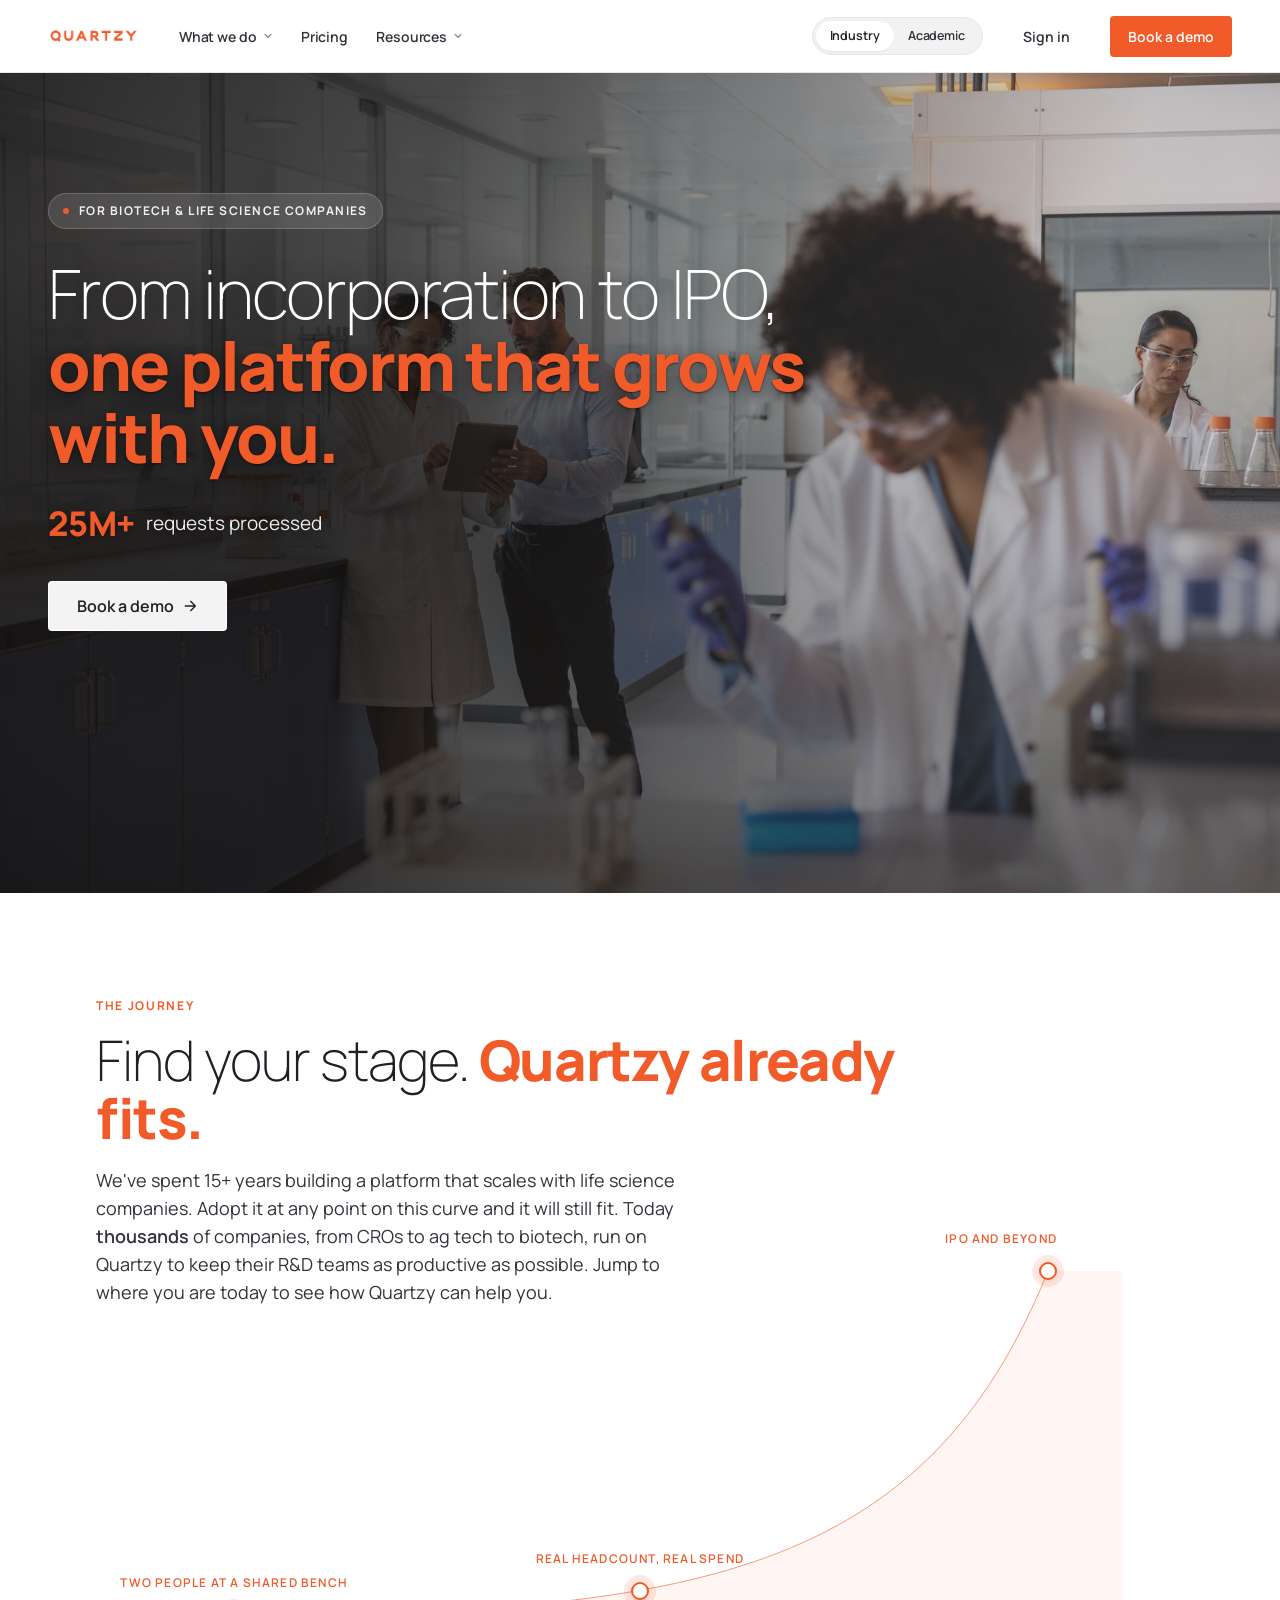
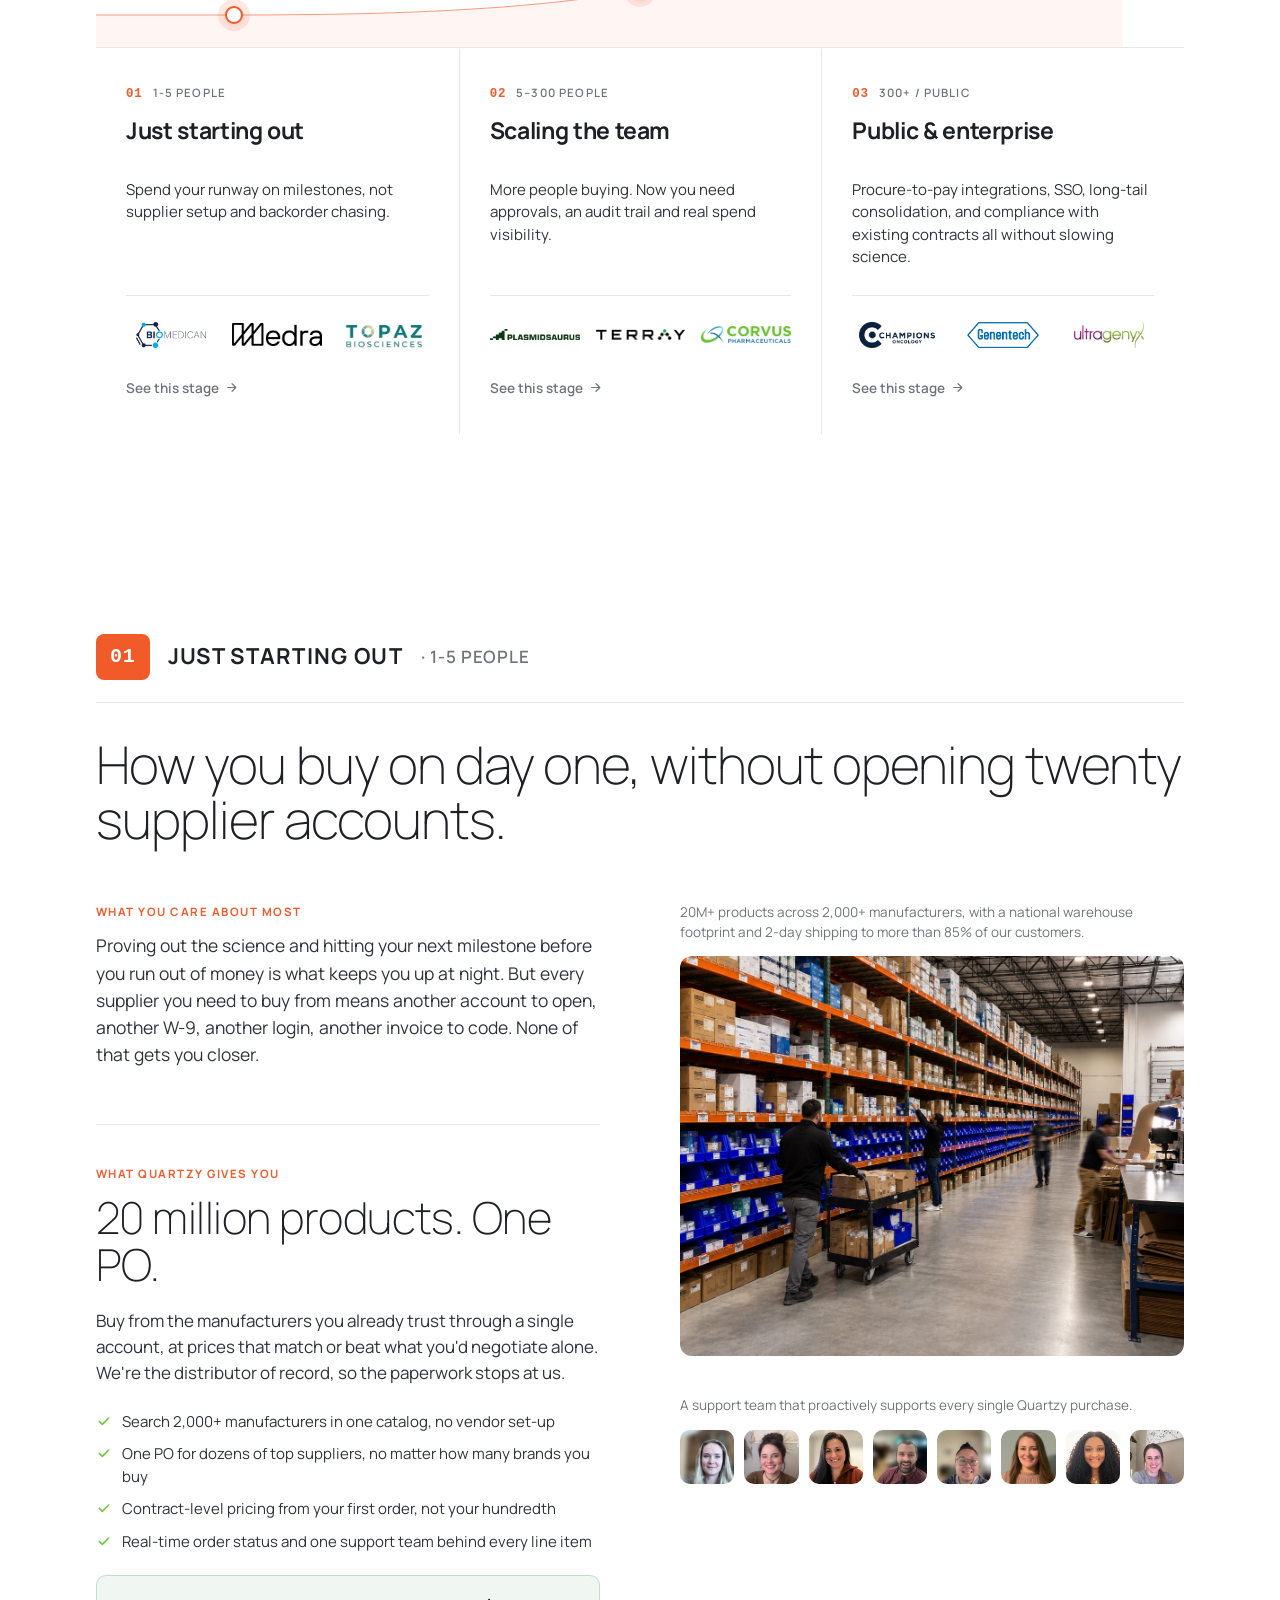
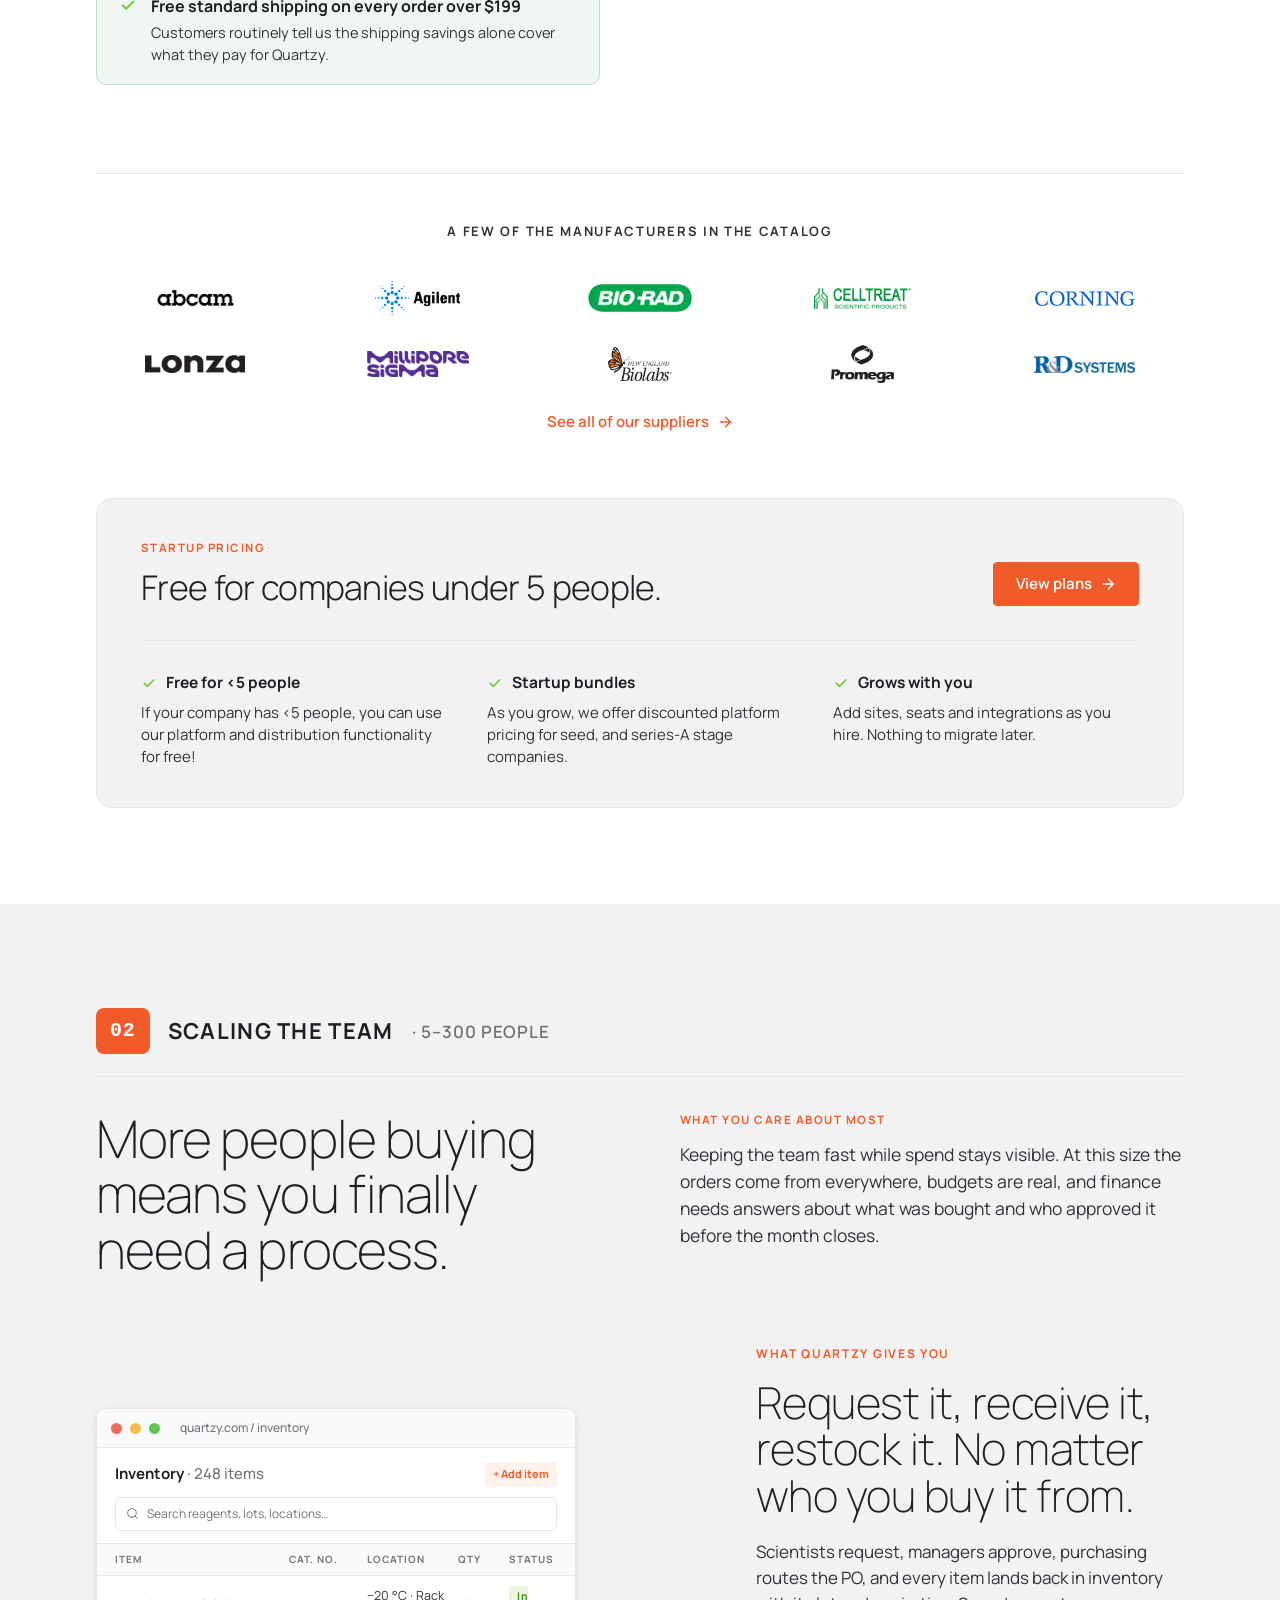
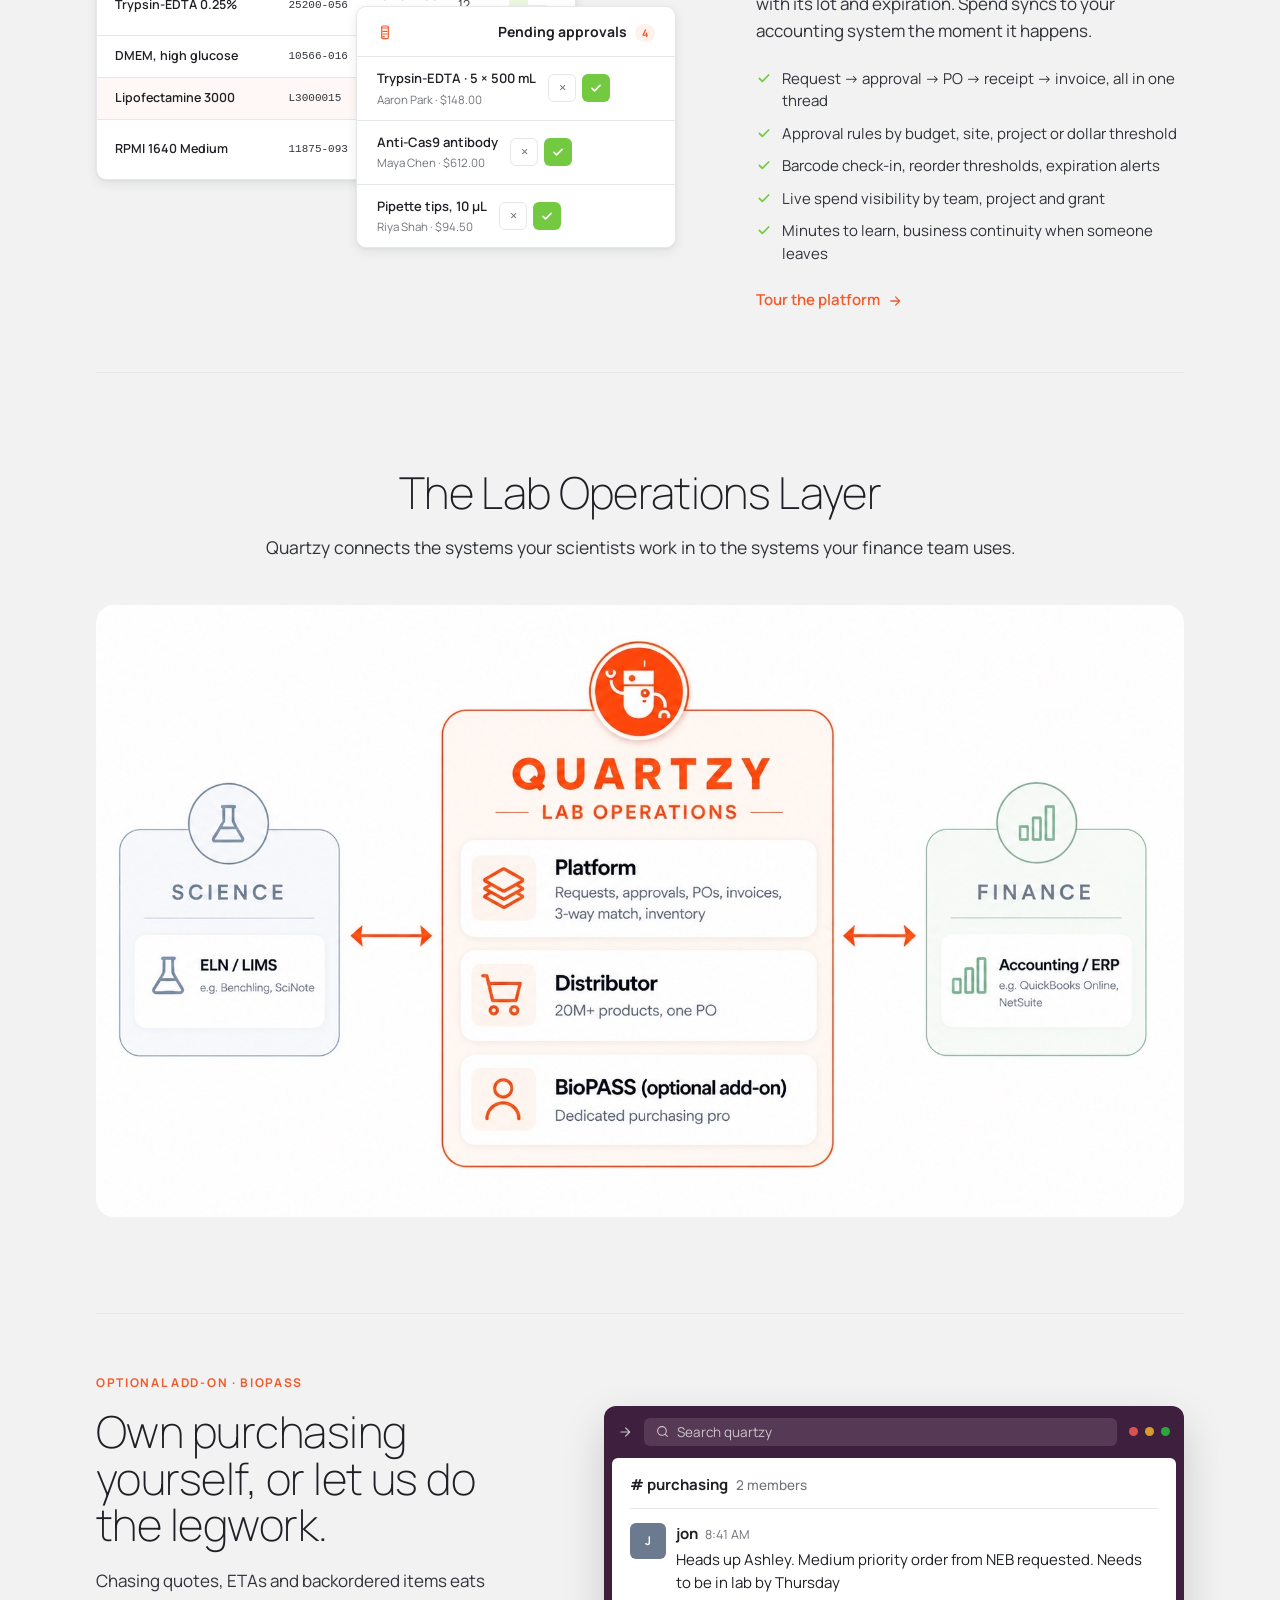
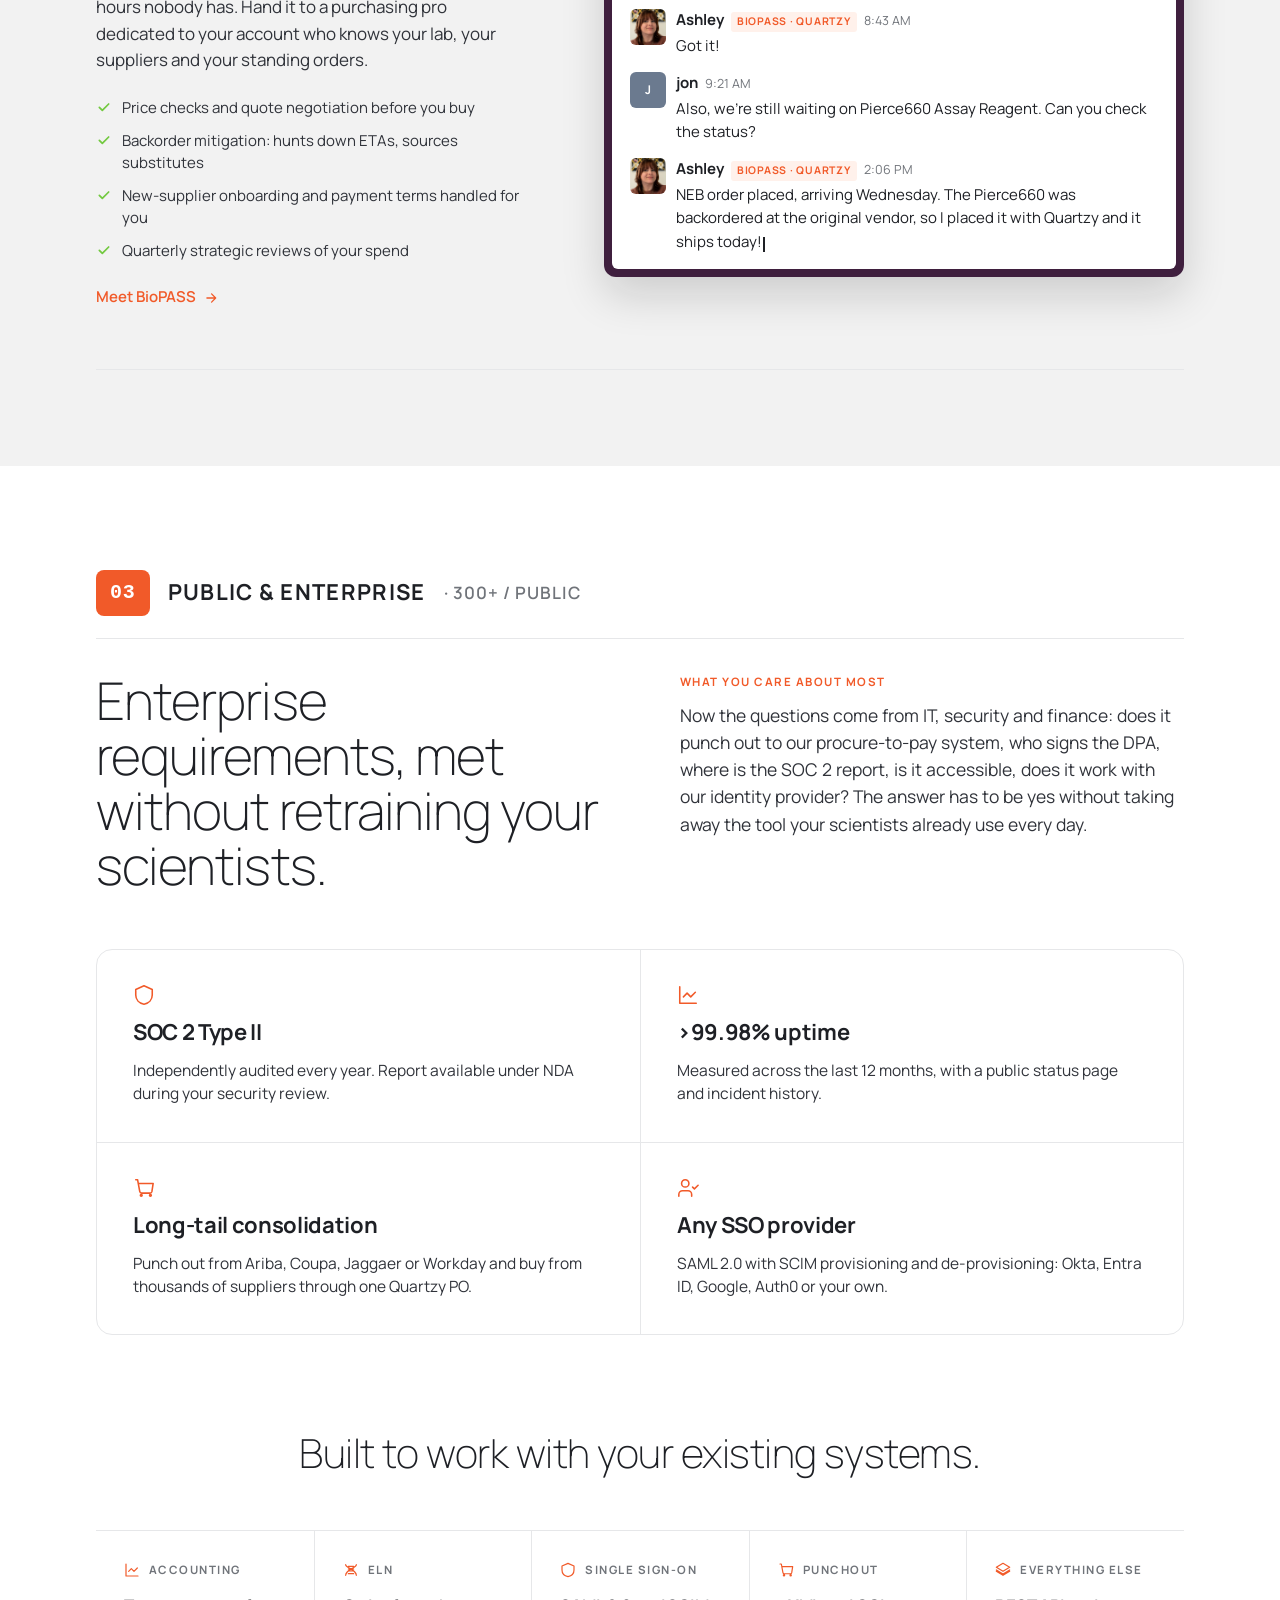
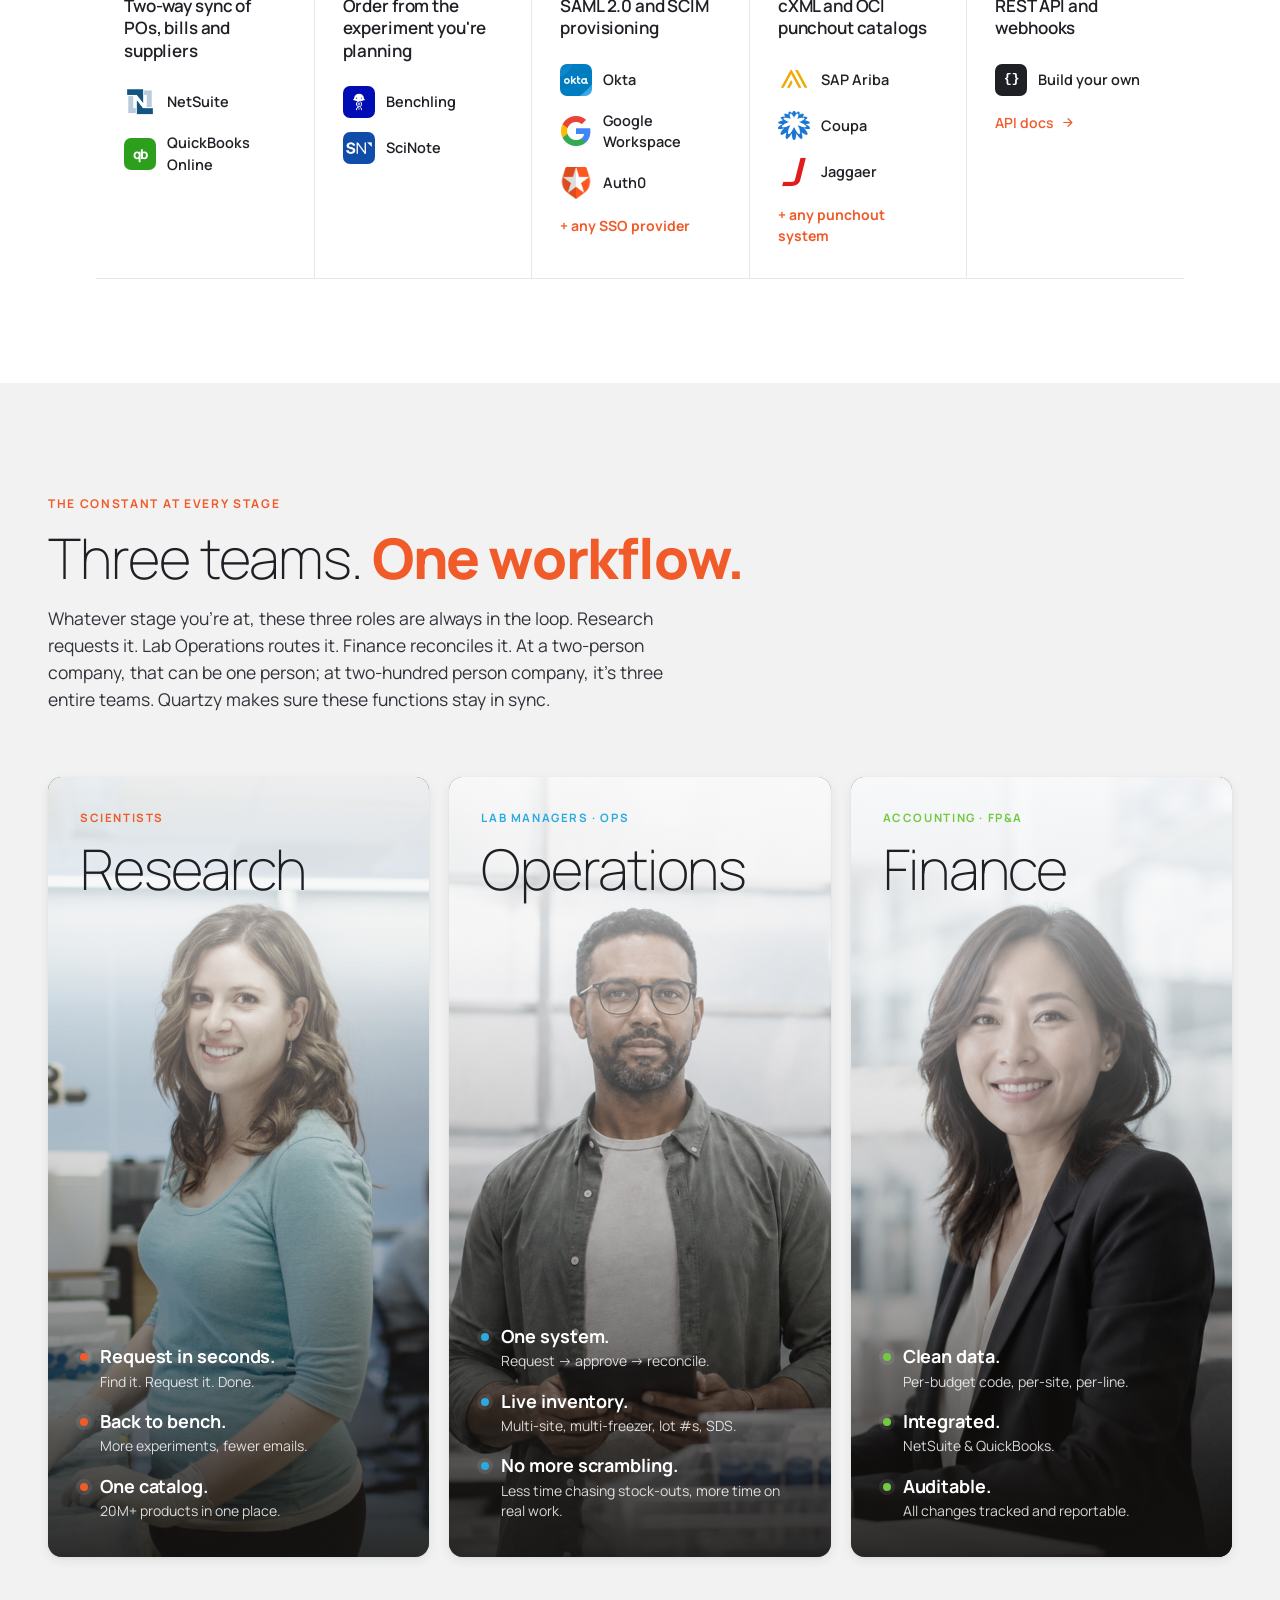
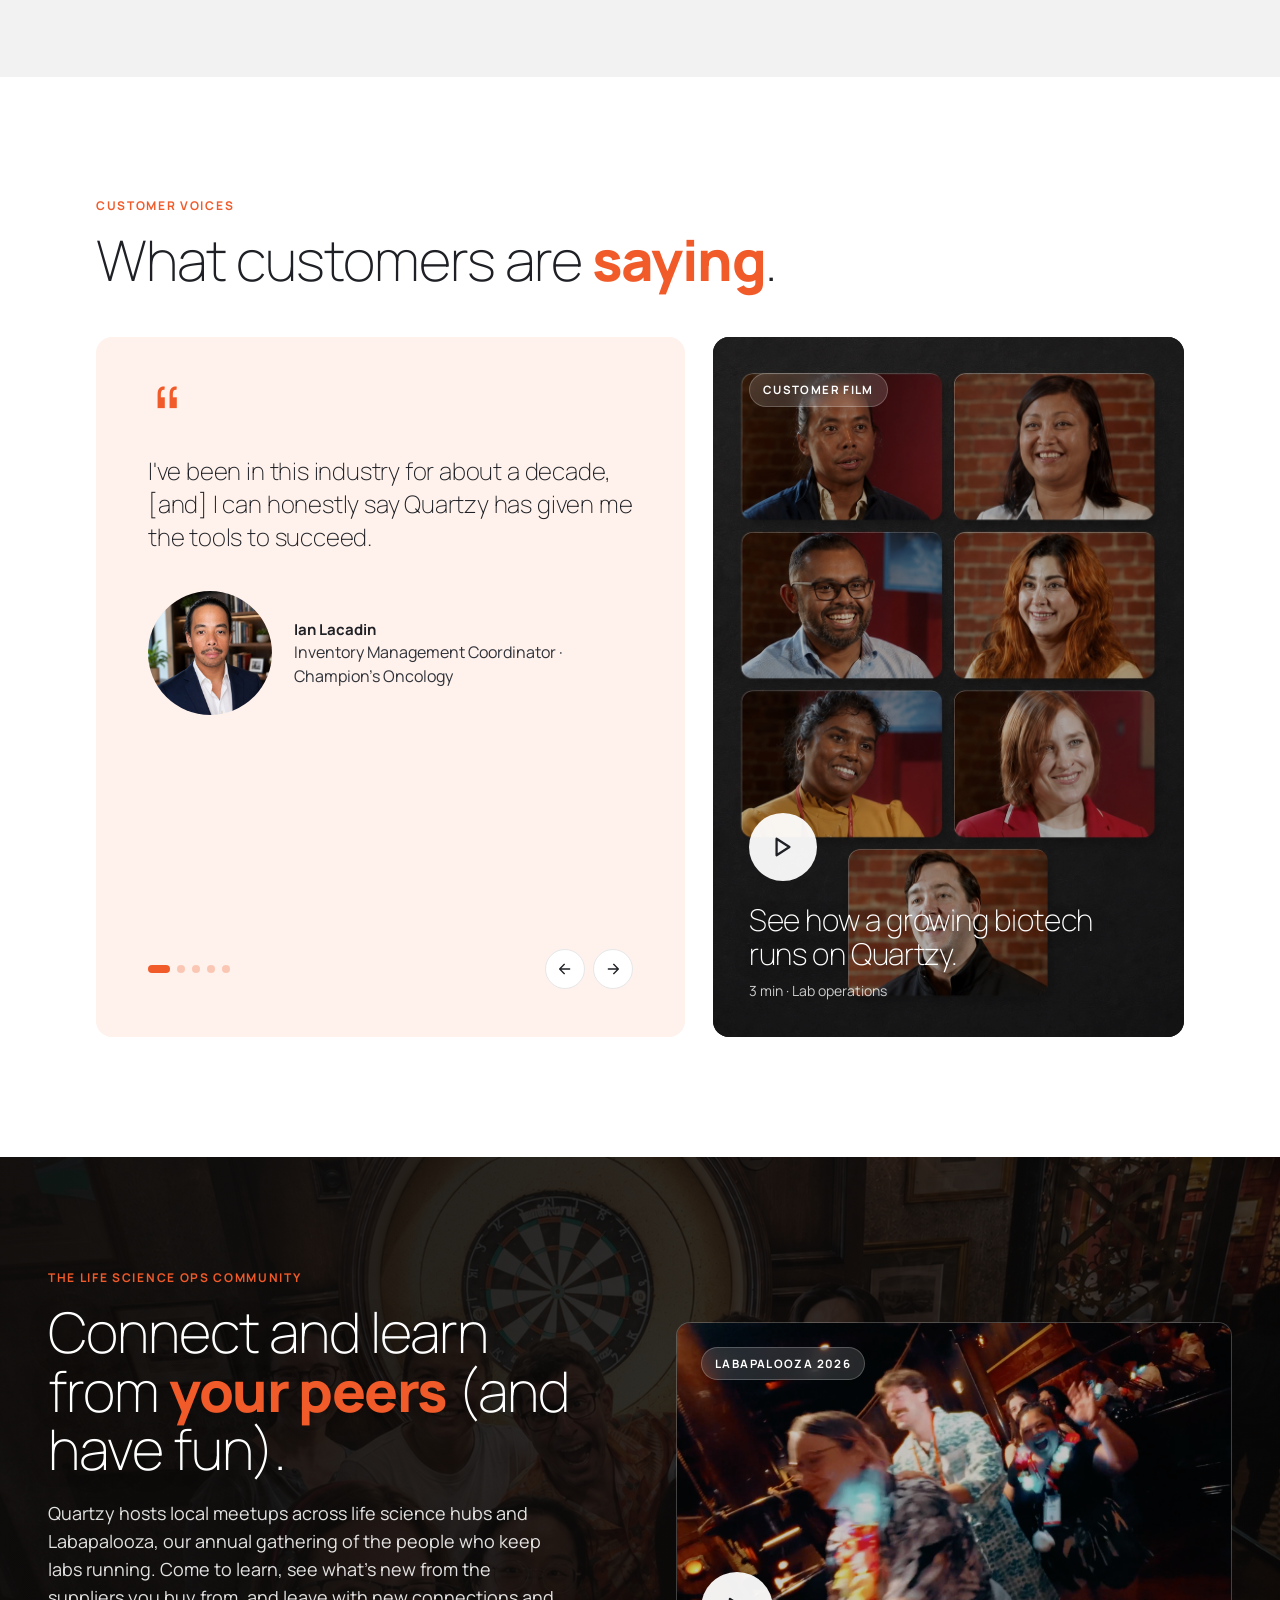
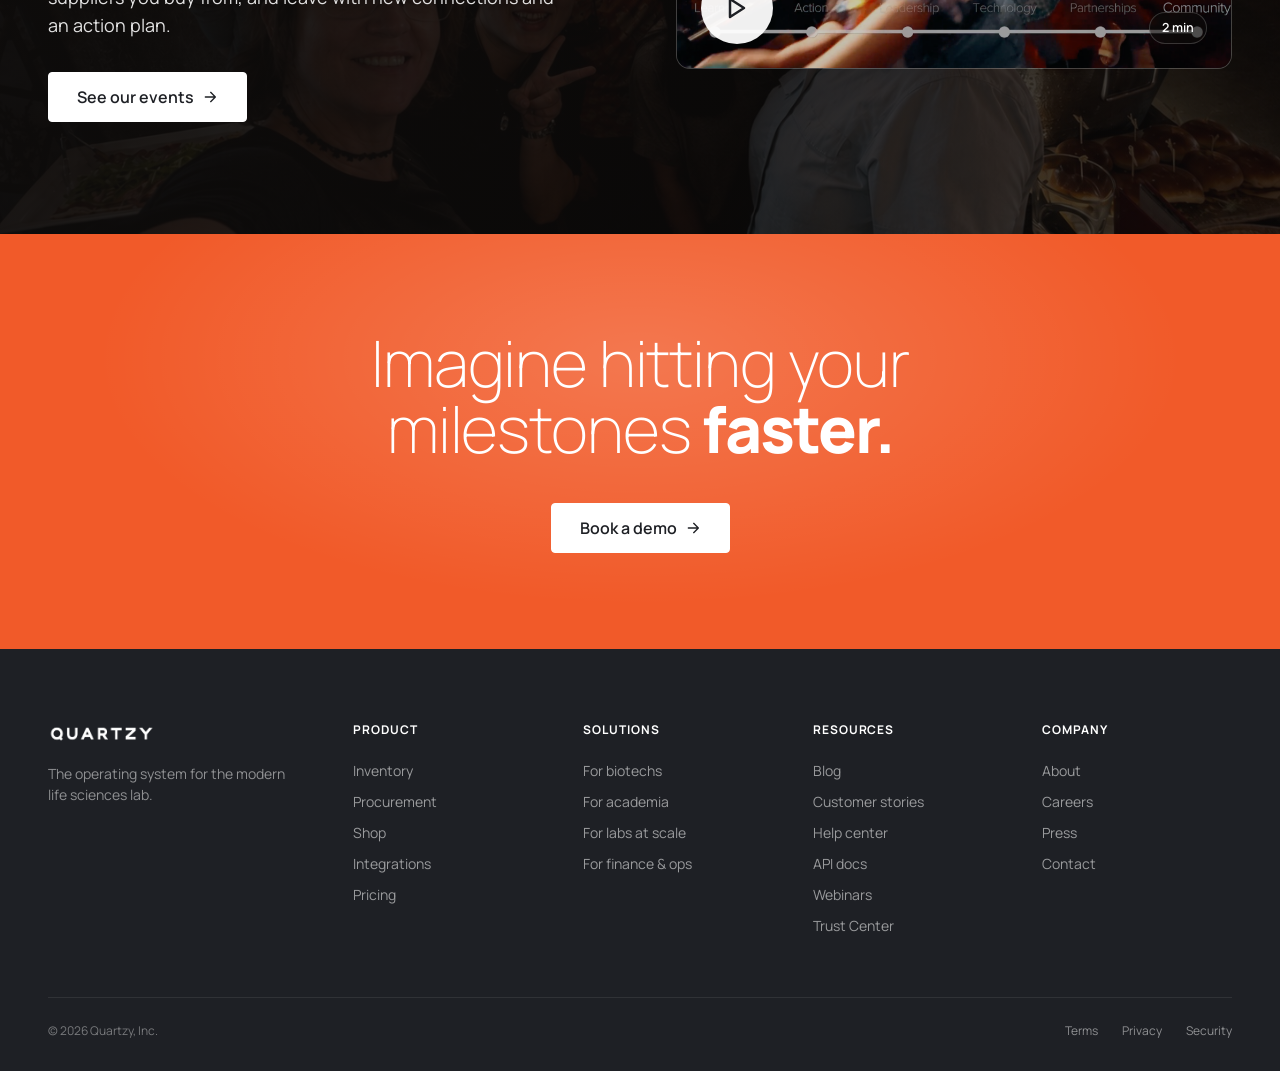
<file: website/index.html>
<!doctype html>
<html lang="en" data-home="industry">
<head>
<meta charset="utf-8">
<title>Quartzy — Homepage</title>
<meta name="viewport" content="width=device-width,initial-scale=1">
<link rel="icon" type="image/png" href="assets/quartzy-qbot.png">
<link rel="preconnect" href="https://fonts.googleapis.com">
<link rel="preconnect" href="https://fonts.gstatic.com" crossorigin>
<link rel="stylesheet" href="tokens.css">
<link rel="stylesheet" href="styles.css">
</head>
<body>

<!-- ============================== NAV ============================== -->
<nav class="qz-nav">
  <div class="qz-nav__row">
    <a href="index.html"><img class="qz-nav__logo" src="assets/quartzy-logotype.png" alt="Quartzy"></a>
    <div class="qz-nav__links">
      <div class="qz-nav__menu">
        <button class="qz-nav__menu-trigger">What we do
          <span class="icon"><svg width="10" height="10" viewBox="0 0 24 24" fill="none" stroke="currentColor" stroke-width="3" stroke-linecap="round"><path d="M5 8l7 7 7-7"/></svg></span>
        </button>
        <div class="qz-nav__dropdown">
          <a href="#">Overview</a><a href="#">Procurement</a><a href="#">Inventory</a>
          <a href="#">Shop</a><a href="#">Integrations</a><a href="#">BioPASS service</a>
        </div>
      </div>
      <a class="qz-nav__link" href="#">Pricing</a>
      <div class="qz-nav__menu">
        <button class="qz-nav__menu-trigger">Resources
          <span class="icon"><svg width="10" height="10" viewBox="0 0 24 24" fill="none" stroke="currentColor" stroke-width="3" stroke-linecap="round"><path d="M5 8l7 7 7-7"/></svg></span>
        </button>
        <div class="qz-nav__dropdown">
          <a href="#">How-to guides</a><a href="#">Upcoming events</a><a href="#">Webinars</a>
          <a href="#">Customer stories</a><a href="#">Help center</a><a href="#">API docs</a><a href="#">Trust Center</a>
        </div>
      </div>
    </div>
    <div class="qz-nav__spacer"></div>
    <div class="qz-toggle" role="tablist" aria-label="Audience">
      <button type="button" class="is-active" data-home="industry">Industry</button>
      <button type="button" data-home="academic">Academic</button>
    </div>
    <a class="qz-nav__signin" href="#">Sign in</a>
    <a class="qz-nav__cta" href="#">Book a demo</a>
  </div>
</nav>

<div class="home-view is-active" data-home-view="industry">
<!-- ============================== HERO ============================== -->
<section class="qz-hero">
  <img class="qz-hero__photo" src="assets/photo-hero-team.jpg" style="object-position:center 42%" alt="">
  <div class="qz-hero__scrim-l"></div>
  <div class="qz-hero__scrim-b"></div>
  <div class="qz-hero__scrim-radial"></div>
  <div class="qz-hero__inner">
    <div class="qz-hero__content">
      <div class="qz-pill"><span class="qz-pill__dot"></span>For biotech &amp; life science companies</div>
      <h1 class="qz-hero__h1" style="font-size:68px">From incorporation to IPO, <em>one platform that grows with you.</em></h1>
      <div class="qz-rotator">
        <div class="qz-rotator__line"><span class="qz-rotator__n">$1B+</span><span class="qz-rotator__l">in lab spend tracked annually</span></div>
        <div class="qz-rotator__line"><span class="qz-rotator__n">25M+</span><span class="qz-rotator__l">requests processed</span></div>
        <div class="qz-rotator__line"><span class="qz-rotator__n">1M+</span><span class="qz-rotator__l">Quartzy Shop orders</span></div>
        <div class="qz-rotator__line"><span class="qz-rotator__n">40M+</span><span class="qz-rotator__l">inventory items tracked</span></div>
        <div class="qz-rotator__line"><span class="qz-rotator__n">10,000+</span><span class="qz-rotator__l">labs</span></div>
      </div>
      <div class="qz-hero__actions">
        <a class="btn btn--on-photo btn--lg" href="#">Book a demo
          <span class="icon"><svg width="16" height="16" viewBox="0 0 24 24" fill="none" stroke="currentColor" stroke-width="2" stroke-linecap="round" stroke-linejoin="round"><path d="M5 12h14M13 5l7 7-7 7"/></svg></span>
        </a>
      </div>
    </div>
  </div>
</section>

<!-- ============================== THE JOURNEY ============================== -->
<section class="section section--white">
  <div class="container">
    <div class="qz-journey__intro">
      <div class="eyebrow-label">The journey</div>
      <h2 class="qz-journey__title">Find your stage. <em>Quartzy already fits.</em></h2>
      <p class="qz-journey__lead">We've spent 15+ years building a platform that scales with life science companies. Adopt it at any point on this curve and it will still fit. Today <strong>thousands</strong> of companies, from CROs to ag tech to biotech, run on Quartzy to keep their R&amp;D teams as productive as possible. Jump to where you are today to see how Quartzy can help you.</p>
    </div>
    <div class="qz-curve">
      <svg viewBox="0 0 400 100" preserveAspectRatio="none">
        <defs>
          <clipPath id="journey-curve-reveal">
            <rect class="qz-curve__reveal" x="0" y="0" width="400" height="100"/>
          </clipPath>
        </defs>
        <g clip-path="url(#journey-curve-reveal)">
          <path class="qz-curve__line" d="M0 92 L 50 92 C 220 92, 305 82, 350 6" fill="none" stroke="var(--color-calcium)" stroke-width="0.6" stroke-linecap="round" vector-effect="non-scaling-stroke"/>
          <path class="qz-curve__fill" d="M0 92 L 50 92 C 220 92, 305 82, 350 6 L 400 6 L 400 100 L 0 100 Z" fill="var(--color-calcium)" opacity="0.06"/>
        </g>
      </svg>
      <a class="qz-curve__node" href="#stage-start" style="left:12.7%;top:92%"><span class="qz-curve__dot"></span><span class="qz-curve__caption">Two people at a shared bench</span></a>
      <a class="qz-curve__node" href="#stage-scale" style="left:50%;top:85.9%"><span class="qz-curve__dot"></span><span class="qz-curve__caption">Real headcount, real spend</span></a>
      <a class="qz-curve__node qz-curve__node--end" href="#stage-public" style="left:87.5%;top:6%"><span class="qz-curve__dot"></span><span class="qz-curve__caption">IPO and beyond</span></a>
    </div>
    <div class="qz-stages qz-stages--3">
      <a class="qz-stage-card" href="#stage-start">
        <div class="qz-stage-card__meta"><span class="qz-stage-card__n">01</span><span class="qz-stage-card__size">1-5 people</span></div>
        <div class="qz-stage-card__name">Just starting out</div>
        <div class="qz-stage-card__line">Spend your runway on milestones, not supplier setup and backorder chasing.</div>
        <div class="qz-stage-card__logos">
          <img loading="lazy" src="assets/logo-biomedican.png" alt="Biomedican"><img loading="lazy" src="assets/logo-medra.png" alt="Medra"><img loading="lazy" src="assets/logo-topaz.png" alt="Topaz Biosciences">
        </div>
        <div class="qz-stage-card__cta">See this stage
          <span class="icon"><svg width="13" height="13" viewBox="0 0 24 24" fill="none" stroke="currentColor" stroke-width="2.2" stroke-linecap="round" stroke-linejoin="round"><path d="M5 12h14M13 5l7 7-7 7"/></svg></span>
        </div>
      </a>
      <a class="qz-stage-card" href="#stage-scale">
        <div class="qz-stage-card__meta"><span class="qz-stage-card__n">02</span><span class="qz-stage-card__size">5–300 people</span></div>
        <div class="qz-stage-card__name">Scaling the team</div>
        <div class="qz-stage-card__line">More people buying. Now you need approvals, an audit trail and real spend visibility.</div>
        <div class="qz-stage-card__logos">
          <img loading="lazy" src="assets/logo-plasmidsaurus.png" alt="Plasmidsaurus"><img loading="lazy" src="assets/logo-terray.png" alt="Terray Therapeutics"><img loading="lazy" src="assets/logo-corvus.png" alt="Corvus Pharmaceuticals">
        </div>
        <div class="qz-stage-card__cta">See this stage
          <span class="icon"><svg width="13" height="13" viewBox="0 0 24 24" fill="none" stroke="currentColor" stroke-width="2.2" stroke-linecap="round" stroke-linejoin="round"><path d="M5 12h14M13 5l7 7-7 7"/></svg></span>
        </div>
      </a>
      <a class="qz-stage-card" href="#stage-public">
        <div class="qz-stage-card__meta"><span class="qz-stage-card__n">03</span><span class="qz-stage-card__size">300+ / public</span></div>
        <div class="qz-stage-card__name">Public &amp; enterprise</div>
        <div class="qz-stage-card__line">Procure-to-pay integrations, SSO, long-tail consolidation, and compliance with existing contracts all without slowing science.</div>
        <div class="qz-stage-card__logos">
          <img loading="lazy" src="assets/logo-champions.png" alt="Champion's Oncology"><img loading="lazy" src="assets/logo-genentech.png" alt="Genentech"><img loading="lazy" src="assets/logo-ultragenyx.png" alt="Ultragenyx">
        </div>
        <div class="qz-stage-card__cta">See this stage
          <span class="icon"><svg width="13" height="13" viewBox="0 0 24 24" fill="none" stroke="currentColor" stroke-width="2.2" stroke-linecap="round" stroke-linejoin="round"><path d="M5 12h14M13 5l7 7-7 7"/></svg></span>
        </div>
      </a>
    </div>
  </div>
</section>

<!-- ============================== STAGE 01 ============================== -->
<section class="section section--white" style="padding-top:104px">
  <div class="container">
    <div id="stage-start" class="qz-stage-header">
      <div class="qz-stage-header__top">
        <span class="qz-stage-header__badge">01</span>
        <span class="qz-stage-header__name">Just starting out</span>
        <span class="qz-stage-header__size">· 1-5 people</span>
      </div>
      <div class="qz-stage-header__grid">
        <h2 class="qz-stage-header__title">How you buy on day one, without opening twenty supplier accounts.</h2>
      </div>
    </div>

    <div class="qz-split">
      <div>
        <div class="eyebrow-label eyebrow-label--sm">What you care about most</div>
        <p class="qz-lead">Proving out the science and hitting your next milestone before you run out of money is what keeps you up at night. But every supplier you need to buy from means another account to open, another W-9, another login, another invoice to code. None of that gets you closer.</p>
        <div class="qz-subblock">
          <div class="eyebrow-label eyebrow-label--sm">What Quartzy gives you</div>
          <h3 class="qz-subblock__title">20 million products. One PO.</h3>
          <p class="qz-subblock__body">Buy from the manufacturers you already trust through a single account, at prices that match or beat what you'd negotiate alone. We're the distributor of record, so the paperwork stops at us.</p>
          <ul class="qz-check-list">
            <li><span class="icon"><svg width="16" height="16" viewBox="0 0 24 24" fill="none" stroke="currentColor" stroke-width="2.4" stroke-linecap="round" stroke-linejoin="round"><path d="M5 12.5l4.5 4.5L19 7.5"/></svg></span>Search 2,000+ manufacturers in one catalog, no vendor set-up</li>
            <li><span class="icon"><svg width="16" height="16" viewBox="0 0 24 24" fill="none" stroke="currentColor" stroke-width="2.4" stroke-linecap="round" stroke-linejoin="round"><path d="M5 12.5l4.5 4.5L19 7.5"/></svg></span>One PO for dozens of top suppliers, no matter how many brands you buy</li>
            <li><span class="icon"><svg width="16" height="16" viewBox="0 0 24 24" fill="none" stroke="currentColor" stroke-width="2.4" stroke-linecap="round" stroke-linejoin="round"><path d="M5 12.5l4.5 4.5L19 7.5"/></svg></span>Contract-level pricing from your first order, not your hundredth</li>
            <li><span class="icon"><svg width="16" height="16" viewBox="0 0 24 24" fill="none" stroke="currentColor" stroke-width="2.4" stroke-linecap="round" stroke-linejoin="round"><path d="M5 12.5l4.5 4.5L19 7.5"/></svg></span>Real-time order status and one support team behind every line item</li>
          </ul>
          <div class="qz-callout">
            <span class="icon"><svg width="18" height="18" viewBox="0 0 24 24" fill="none" stroke="currentColor" stroke-width="2.6" stroke-linecap="round" stroke-linejoin="round"><path d="M5 12.5l4.5 4.5L19 7.5"/></svg></span>
            <div>
              <div class="qz-callout__title">Free standard shipping on every order over $199</div>
              <div class="qz-callout__body">Customers routinely tell us the shipping savings alone cover what they pay for Quartzy.</div>
            </div>
          </div>
        </div>
      </div>
      <div>
        <figure class="qz-figure">
          <figcaption>20M+ products across 2,000+ manufacturers, with a national warehouse footprint and 2-day shipping to more than 85% of our customers.</figcaption>
          <img loading="lazy" class="wide" src="assets/photo-warehouse.jpg" alt="Quartzy distribution warehouse">
        </figure>
        <figure class="qz-figure">
          <figcaption>A support team that proactively supports every single Quartzy purchase.</figcaption>
          <div class="qz-agent-grid">
            <img loading="lazy" src="assets/agent-2.png" alt=""><img loading="lazy" src="assets/agent-3.png" alt=""><img loading="lazy" src="assets/agent-5.png" alt=""><img loading="lazy" src="assets/agent-1.png" alt="">
            <img loading="lazy" src="assets/agent-4.png" alt=""><img loading="lazy" src="assets/agent-6.png" alt=""><img loading="lazy" src="assets/agent-7.png" alt=""><img loading="lazy" src="assets/agent-8.png" alt="">
          </div>
        </figure>
      </div>
    </div>

    <div style="margin-top:88px;padding-top:48px;border-top:1px solid var(--border);text-align:center">
      <div class="qz-supplier-splash qz-supplier-splash--center">
        <div class="qz-supplier-splash__label">A few of the manufacturers in the catalog</div>
        <div class="qz-supplier-grid" style="grid-template-columns:repeat(5,1fr)">
          <img loading="lazy" src="assets/logo-abcam.png" alt="Abcam" style="height:30px"><img loading="lazy" src="assets/logo-agilent.png" alt="Agilent" style="height:34px">
          <img loading="lazy" src="assets/logo-biorad.png" alt="Bio-Rad" style="height:28px"><img loading="lazy" src="assets/logo-celltreat.png" alt="Celltreat" style="height:21px">
          <img loading="lazy" src="assets/logo-corning-trim.png" alt="Corning" style="height:15px"><img loading="lazy" src="assets/logo-lonza.png" alt="Lonza" style="height:18px">
          <img loading="lazy" src="assets/logo-milliporesigma.png" alt="MilliporeSigma" style="height:26px"><img loading="lazy" src="assets/logo-neb.png" alt="New England Biolabs" style="height:34px">
          <img loading="lazy" src="assets/logo-promega.png" alt="Promega" style="height:38px"><img loading="lazy" src="assets/logo-rdsystems.png" alt="R&D Systems" style="height:17px">
        </div>
      </div>
      <a class="qz-see-suppliers" href="#">See all of our suppliers
        <span class="icon"><svg width="16" height="16" viewBox="0 0 24 24" fill="none" stroke="currentColor" stroke-width="2.2" stroke-linecap="round" stroke-linejoin="round"><path d="M5 12h14M13 5l7 7-7 7"/></svg></span>
      </a>
    </div>

    <div class="qz-pricing">
      <div class="qz-pricing__top">
        <div>
          <div class="eyebrow-label eyebrow-label--sm">Startup pricing</div>
          <div class="qz-pricing__heading">Free for companies under 5 people.</div>
        </div>
        <a class="btn btn--primary btn--md" href="#">View plans
          <span class="icon"><svg width="16" height="16" viewBox="0 0 24 24" fill="none" stroke="currentColor" stroke-width="2.2" stroke-linecap="round" stroke-linejoin="round"><path d="M5 12h14M13 5l7 7-7 7"/></svg></span>
        </a>
      </div>
      <div class="qz-pricing__tiers">
        <div>
          <div class="qz-pricing__tier-title"><span class="icon"><svg width="16" height="16" viewBox="0 0 24 24" fill="none" stroke="currentColor" stroke-width="2.6" stroke-linecap="round" stroke-linejoin="round"><path d="M5 12.5l4.5 4.5L19 7.5"/></svg></span>Free for &lt;5 people</div>
          <div class="qz-pricing__tier-body">If your company has &lt;5 people, you can use our platform and distribution functionality for free!</div>
        </div>
        <div>
          <div class="qz-pricing__tier-title"><span class="icon"><svg width="16" height="16" viewBox="0 0 24 24" fill="none" stroke="currentColor" stroke-width="2.6" stroke-linecap="round" stroke-linejoin="round"><path d="M5 12.5l4.5 4.5L19 7.5"/></svg></span>Startup bundles</div>
          <div class="qz-pricing__tier-body">As you grow, we offer discounted platform pricing for seed, and series-A stage companies.</div>
        </div>
        <div>
          <div class="qz-pricing__tier-title"><span class="icon"><svg width="16" height="16" viewBox="0 0 24 24" fill="none" stroke="currentColor" stroke-width="2.6" stroke-linecap="round" stroke-linejoin="round"><path d="M5 12.5l4.5 4.5L19 7.5"/></svg></span>Grows with you</div>
          <div class="qz-pricing__tier-body">Add sites, seats and integrations as you hire. Nothing to migrate later.</div>
        </div>
      </div>
    </div>
  </div>
</section>

<!-- ============================== STAGE 02 ============================== -->
<section class="section section--epsom">
  <div class="container">
    <div id="stage-scale" class="qz-stage-header">
      <div class="qz-stage-header__top">
        <span class="qz-stage-header__badge">02</span>
        <span class="qz-stage-header__name">Scaling the team</span>
        <span class="qz-stage-header__size">· 5–300 people</span>
      </div>
      <div class="qz-stage-header__grid qz-stage-header__grid--split">
        <h2 class="qz-stage-header__title">More people buying means you finally need a process.</h2>
        <div>
          <div class="qz-stage-header__matters-label">What you care about most</div>
          <p class="qz-stage-header__matters">Keeping the team fast while spend stays visible. At this size the orders come from everywhere, budgets are real, and finance needs answers about what was bought and who approved it before the month closes.</p>
        </div>
      </div>
    </div>

    <div class="qz-product-split qz-product-split--reverse">
      <div class="qz-product-split__info">
        <div class="eyebrow-label">What Quartzy gives you</div>
        <h3 class="qz-product-split__title">Request it, receive it, restock it. No matter who you buy it from.</h3>
        <p class="qz-product-split__body">Scientists request, managers approve, purchasing routes the PO, and every item lands back in inventory with its lot and expiration. Spend syncs to your accounting system the moment it happens.</p>
        <ul class="qz-check-list">
          <li><span class="icon"><svg width="16" height="16" viewBox="0 0 24 24" fill="none" stroke="currentColor" stroke-width="2.6" stroke-linecap="round" stroke-linejoin="round"><path d="M5 12.5l4.5 4.5L19 7.5"/></svg></span>Request → approval → PO → receipt → invoice, all in one thread</li>
          <li><span class="icon"><svg width="16" height="16" viewBox="0 0 24 24" fill="none" stroke="currentColor" stroke-width="2.6" stroke-linecap="round" stroke-linejoin="round"><path d="M5 12.5l4.5 4.5L19 7.5"/></svg></span>Approval rules by budget, site, project or dollar threshold</li>
          <li><span class="icon"><svg width="16" height="16" viewBox="0 0 24 24" fill="none" stroke="currentColor" stroke-width="2.6" stroke-linecap="round" stroke-linejoin="round"><path d="M5 12.5l4.5 4.5L19 7.5"/></svg></span>Barcode check-in, reorder thresholds, expiration alerts</li>
          <li><span class="icon"><svg width="16" height="16" viewBox="0 0 24 24" fill="none" stroke="currentColor" stroke-width="2.6" stroke-linecap="round" stroke-linejoin="round"><path d="M5 12.5l4.5 4.5L19 7.5"/></svg></span>Live spend visibility by team, project and grant</li>
          <li><span class="icon"><svg width="16" height="16" viewBox="0 0 24 24" fill="none" stroke="currentColor" stroke-width="2.6" stroke-linecap="round" stroke-linejoin="round"><path d="M5 12.5l4.5 4.5L19 7.5"/></svg></span>Minutes to learn, business continuity when someone leaves</li>
        </ul>
        <a class="qz-product-split__cta" href="#">Tour the platform
          <span class="icon"><svg width="14" height="14" viewBox="0 0 24 24" fill="none" stroke="currentColor" stroke-width="2.2" stroke-linecap="round" stroke-linejoin="round"><path d="M5 12h14M13 5l7 7-7 7"/></svg></span>
        </a>
      </div>
      <div class="qz-product-split__media">
        <div class="qz-stack-media">
          <div class="pos-tl">
            <div class="qz-mock" style="width:480px">
              <div class="qz-mock__chrome"><span class="qz-mock__chrome-dot" style="background:#ED6A5E"></span><span class="qz-mock__chrome-dot" style="background:#F4BF4F"></span><span class="qz-mock__chrome-dot" style="background:#61C554"></span><span class="qz-mock__chrome-url">quartzy.com / inventory</span></div>
              <div class="qz-mock__head">
                <div class="qz-mock__head-row"><div class="qz-mock__title">Inventory <span>· 248 items</span></div><div class="qz-mock__add">+ Add item</div></div>
                <div class="qz-mock__search"><span class="icon"><svg width="13" height="13" viewBox="0 0 24 24" fill="none" stroke="currentColor" stroke-width="1.8" stroke-linecap="round" stroke-linejoin="round"><path d="M11 19a8 8 0 100-16 8 8 0 000 16zM21 21l-4.3-4.3"/></svg></span>Search reagents, lots, locations…</div>
              </div>
              <div class="qz-mock__cols"><div>Item</div><div>Cat. No.</div><div>Location</div><div>Qty</div><div>Status</div></div>
              <div class="qz-mock__row"><div class="qz-mock__item-name">Trypsin-EDTA 0.25%</div><div class="qz-mock__cat">25200-056</div><div>−20 °C · Rack B2</div><div>12</div><div><span class="qz-badge qz-badge--ok">In stock</span></div></div>
              <div class="qz-mock__row"><div class="qz-mock__item-name">DMEM, high glucose</div><div class="qz-mock__cat">10566-016</div><div>+4 °C · Shelf 3</div><div>4</div><div><span class="qz-badge qz-badge--low">Low</span></div></div>
              <div class="qz-mock__row qz-mock__row--out"><div class="qz-mock__item-name">Lipofectamine 3000</div><div class="qz-mock__cat">L3000015</div><div>+4 °C · Shelf 2</div><div>1</div><div><span class="qz-badge qz-badge--out">Out</span></div></div>
              <div class="qz-mock__row"><div class="qz-mock__item-name">RPMI 1640 Medium</div><div class="qz-mock__cat">11875-093</div><div>+4 °C · Shelf 3</div><div>9</div><div><span class="qz-badge qz-badge--ok">In stock</span></div></div>
            </div>
          </div>
          <div class="pos-br">
            <div class="qz-mock" style="width:320px">
              <div class="qz-mock__approval-head"><span class="icon"><svg width="16" height="16" viewBox="0 0 24 24" fill="none" stroke="currentColor" stroke-width="1.8" stroke-linecap="round" stroke-linejoin="round"><path d="M9 3h6a2 2 0 012 2v1H7V5a2 2 0 012-2zM7 6v14a2 2 0 002 2h6a2 2 0 002-2V6M9 11h6M9 15h6M9 19h2"/></svg></span><span class="qz-mock__approval-title">Pending approvals<span class="qz-mock__approval-count">4</span></span></div>
              <div class="qz-mock__approval-item"><div><div class="qz-mock__approval-name">Trypsin-EDTA · 5 × 500 mL</div><div class="qz-mock__approval-sub">Aaron Park · $148.00</div></div><div class="qz-mock__approval-actions"><button class="deny">×</button><button class="approve"><svg width="14" height="14" viewBox="0 0 24 24" fill="none" stroke="currentColor" stroke-width="2.8" stroke-linecap="round" stroke-linejoin="round"><path d="M5 12.5l4.5 4.5L19 7.5"/></svg></button></div></div>
              <div class="qz-mock__approval-item"><div><div class="qz-mock__approval-name">Anti-Cas9 antibody</div><div class="qz-mock__approval-sub">Maya Chen · $612.00</div></div><div class="qz-mock__approval-actions"><button class="deny">×</button><button class="approve"><svg width="14" height="14" viewBox="0 0 24 24" fill="none" stroke="currentColor" stroke-width="2.8" stroke-linecap="round" stroke-linejoin="round"><path d="M5 12.5l4.5 4.5L19 7.5"/></svg></button></div></div>
              <div class="qz-mock__approval-item"><div><div class="qz-mock__approval-name">Pipette tips, 10 µL</div><div class="qz-mock__approval-sub">Riya Shah · $94.50</div></div><div class="qz-mock__approval-actions"><button class="deny">×</button><button class="approve"><svg width="14" height="14" viewBox="0 0 24 24" fill="none" stroke="currentColor" stroke-width="2.8" stroke-linecap="round" stroke-linejoin="round"><path d="M5 12.5l4.5 4.5L19 7.5"/></svg></button></div></div>
            </div>
          </div>
        </div>
      </div>
    </div>

    <div class="qz-system-fit">
      <div class="qz-system-fit__head">
        <h3 class="qz-system-fit__title">The Lab Operations Layer</h3>
        <p class="qz-system-fit__subtitle">Quartzy connects the systems your scientists work in to the systems your finance team uses.</p>
      </div>
      <img loading="lazy" src="assets/diagram-lab-ops-layer.jpg" alt="Quartzy sits between the science systems your scientists work in and the purchasing systems your institution runs on.">
    </div>

    <div style="margin-top:96px;border-top:1px solid var(--border)"></div>

    <div class="qz-product-split">
      <div class="qz-product-split__info">
        <div class="eyebrow-label">Optional add-on · BioPASS</div>
        <h3 class="qz-product-split__title">Own purchasing yourself, or let us do the legwork.</h3>
        <p class="qz-product-split__body">Chasing quotes, ETAs and backordered items eats hours nobody has. Hand it to a purchasing pro dedicated to your account who knows your lab, your suppliers and your standing orders.</p>
        <ul class="qz-check-list">
          <li><span class="icon"><svg width="16" height="16" viewBox="0 0 24 24" fill="none" stroke="currentColor" stroke-width="2.6" stroke-linecap="round" stroke-linejoin="round"><path d="M5 12.5l4.5 4.5L19 7.5"/></svg></span>Price checks and quote negotiation before you buy</li>
          <li><span class="icon"><svg width="16" height="16" viewBox="0 0 24 24" fill="none" stroke="currentColor" stroke-width="2.6" stroke-linecap="round" stroke-linejoin="round"><path d="M5 12.5l4.5 4.5L19 7.5"/></svg></span>Backorder mitigation: hunts down ETAs, sources substitutes</li>
          <li><span class="icon"><svg width="16" height="16" viewBox="0 0 24 24" fill="none" stroke="currentColor" stroke-width="2.6" stroke-linecap="round" stroke-linejoin="round"><path d="M5 12.5l4.5 4.5L19 7.5"/></svg></span>New-supplier onboarding and payment terms handled for you</li>
          <li><span class="icon"><svg width="16" height="16" viewBox="0 0 24 24" fill="none" stroke="currentColor" stroke-width="2.6" stroke-linecap="round" stroke-linejoin="round"><path d="M5 12.5l4.5 4.5L19 7.5"/></svg></span>Quarterly strategic reviews of your spend</li>
        </ul>
        <a class="qz-product-split__cta" href="#">Meet BioPASS
          <span class="icon"><svg width="14" height="14" viewBox="0 0 24 24" fill="none" stroke="currentColor" stroke-width="2.2" stroke-linecap="round" stroke-linejoin="round"><path d="M5 12h14M13 5l7 7-7 7"/></svg></span>
        </a>
      </div>
      <div class="qz-product-split__media">
        <div class="qz-chat">
          <div class="qz-chat__bar">
            <span class="icon"><svg width="14" height="14" viewBox="0 0 24 24" fill="none" stroke="currentColor" stroke-width="2" stroke-linecap="round" stroke-linejoin="round"><path d="M5 12h14M13 5l7 7-7 7"/></svg></span>
            <div class="qz-chat__search"><span class="icon"><svg width="13" height="13" viewBox="0 0 24 24" fill="none" stroke="currentColor" stroke-width="2" stroke-linecap="round" stroke-linejoin="round"><path d="M11 19a8 8 0 100-16 8 8 0 000 16zM21 21l-4.3-4.3"/></svg></span>Search quartzy</div>
            <div class="qz-chat__dots"><span style="background:#ff5f57"></span><span style="background:#febc2e"></span><span style="background:#28c840"></span></div>
          </div>
          <div class="qz-chat__body">
            <div class="qz-chat__title"># purchasing<span>2 members</span></div>
            <div class="qz-chat__msgs">
              <div class="qz-chat__msg"><div class="qz-chat__avatar">J</div><div><div class="qz-chat__meta"><span class="qz-chat__name">jon</span><span class="qz-chat__time">8:41 AM</span></div><div class="qz-chat__text">Heads up Ashley. Medium priority order from NEB requested. Needs to be in lab by Thursday</div></div></div>
              <div class="qz-chat__msg"><div class="qz-chat__avatar is-bio"><img loading="lazy" src="assets/ashley.jpg" alt="Ashley"></div><div><div class="qz-chat__meta"><span class="qz-chat__name">Ashley</span><span class="qz-chat__pill">BioPASS · Quartzy</span><span class="qz-chat__time">8:43 AM</span></div><div class="qz-chat__text">Got it!</div></div></div>
              <div class="qz-chat__msg"><div class="qz-chat__avatar">J</div><div><div class="qz-chat__meta"><span class="qz-chat__name">jon</span><span class="qz-chat__time">9:21 AM</span></div><div class="qz-chat__text">Also, we're still waiting on Pierce660 Assay Reagent. Can you check the status?</div></div></div>
              <div class="qz-chat__msg"><div class="qz-chat__avatar is-bio"><img loading="lazy" src="assets/ashley.jpg" alt="Ashley"></div><div><div class="qz-chat__meta"><span class="qz-chat__name">Ashley</span><span class="qz-chat__pill">BioPASS · Quartzy</span><span class="qz-chat__time">2:06 PM</span></div><div class="qz-chat__text">NEB order placed, arriving Wednesday. The Pierce660 was backordered at the original vendor, so I placed it with Quartzy and it ships today!<span class="qz-caret"></span></div></div></div>
            </div>
          </div>
        </div>
      </div>
    </div>
  </div>
</section>

<!-- ============================== STAGE 03 ============================== -->
<section class="section section--white" style="padding-bottom:104px">
  <div class="container">
    <div id="stage-public" class="qz-stage-header">
      <div class="qz-stage-header__top">
        <span class="qz-stage-header__badge">03</span>
        <span class="qz-stage-header__name">Public &amp; enterprise</span>
        <span class="qz-stage-header__size">· 300+ / public</span>
      </div>
      <div class="qz-stage-header__grid qz-stage-header__grid--split">
        <h2 class="qz-stage-header__title">Enterprise requirements, met without retraining your scientists.</h2>
        <div>
          <div class="qz-stage-header__matters-label">What you care about most</div>
          <p class="qz-stage-header__matters">Now the questions come from IT, security and finance: does it punch out to our procure-to-pay system, who signs the DPA, where is the SOC 2 report, is it accessible, does it work with our identity provider? The answer has to be yes without taking away the tool your scientists already use every day.</p>
        </div>
      </div>
    </div>

    <div style="margin-top:56px">
      <div class="qz-commit-grid">
        <div class="qz-commit-cell"><span class="icon"><svg width="22" height="22" viewBox="0 0 24 24" fill="none" stroke="currentColor" stroke-width="1.7" stroke-linecap="round" stroke-linejoin="round"><path d="M12 2l9 4v6c0 5-3.5 9-9 10-5.5-1-9-5-9-10V6l9-4z"/></svg></span><div class="qz-commit-cell__title">SOC 2 Type II</div><div class="qz-commit-cell__body">Independently audited every year. Report available under NDA during your security review.</div></div>
        <div class="qz-commit-cell"><span class="icon"><svg width="22" height="22" viewBox="0 0 24 24" fill="none" stroke="currentColor" stroke-width="1.7" stroke-linecap="round" stroke-linejoin="round"><path d="M3 3v18h18M7 14l4-4 4 4 5-5"/></svg></span><div class="qz-commit-cell__title">&gt;99.98% uptime</div><div class="qz-commit-cell__body">Measured across the last 12 months, with a public status page and incident history.</div></div>
        <div class="qz-commit-cell"><span class="icon"><svg width="22" height="22" viewBox="0 0 24 24" fill="none" stroke="currentColor" stroke-width="1.7" stroke-linecap="round" stroke-linejoin="round"><path d="M3 3h2l2.4 13a2 2 0 002 1.6h9.2a2 2 0 002-1.6L22 7H6M9 21a1 1 0 100-2 1 1 0 000 2zM19 21a1 1 0 100-2 1 1 0 000 2z"/></svg></span><div class="qz-commit-cell__title">Long-tail consolidation</div><div class="qz-commit-cell__body">Punch out from Ariba, Coupa, Jaggaer or Workday and buy from thousands of suppliers through one Quartzy PO.</div></div>
        <div class="qz-commit-cell"><span class="icon"><svg width="22" height="22" viewBox="0 0 24 24" fill="none" stroke="currentColor" stroke-width="1.7" stroke-linecap="round" stroke-linejoin="round"><path d="M16 21v-2a4 4 0 00-4-4H6a4 4 0 00-4 4v2M9 11a4 4 0 100-8 4 4 0 000 8zM17 11l2 2 4-4"/></svg></span><div class="qz-commit-cell__title">Any SSO provider</div><div class="qz-commit-cell__body">SAML 2.0 with SCIM provisioning and de-provisioning: Okta, Entra ID, Google, Auth0 or your own.</div></div>
      </div>
    </div>

    <div style="margin-top:96px">
      <div class="qz-integrations__head"><h3 class="qz-integrations__title">Built to work with your existing systems.</h3></div>
      <div class="qz-integrations__grid" style="grid-template-columns:repeat(5,1fr)">
        <div class="qz-integrations__col">
          <div class="qz-integrations__kicker"><span class="icon"><svg width="16" height="16" viewBox="0 0 24 24" fill="none" stroke="currentColor" stroke-width="1.8" stroke-linecap="round" stroke-linejoin="round"><path d="M3 3v18h18M7 14l4-4 4 4 5-5"/></svg></span><span>Accounting</span></div>
          <div class="qz-integrations__standard">Two-way sync of POs, bills and suppliers</div>
          <div class="qz-integrations__row"><img loading="lazy" class="qz-integrations__mark" src="assets/int-netsuite.png" alt="NetSuite"><div class="qz-integrations__name">NetSuite</div></div>
          <div class="qz-integrations__row"><div class="qz-integrations__mark-letter" style="background:#2CA01C">qb</div><div class="qz-integrations__name">QuickBooks Online</div></div>
        </div>
        <div class="qz-integrations__col">
          <div class="qz-integrations__kicker"><span class="icon"><svg width="16" height="16" viewBox="0 0 24 24" fill="none" stroke="currentColor" stroke-width="1.8" stroke-linecap="round" stroke-linejoin="round"><path d="M4 4c0 5 16 7 16 16M4 4c0 5 16 7 16 16M20 4c0 5-16 7-16 16M8 6.5h8M8 10.5h8M8 13.5h8M8 17.5h8"/></svg></span><span>ELN</span></div>
          <div class="qz-integrations__standard">Order from the experiment you're planning</div>
          <div class="qz-integrations__row"><img loading="lazy" class="qz-integrations__mark" src="assets/int-benchling.png" alt="Benchling"><div class="qz-integrations__name">Benchling</div></div>
          <div class="qz-integrations__row"><img loading="lazy" class="qz-integrations__mark" src="assets/int-scinote.png" alt="SciNote"><div class="qz-integrations__name">SciNote</div></div>
        </div>
        <div class="qz-integrations__col">
          <div class="qz-integrations__kicker"><span class="icon"><svg width="16" height="16" viewBox="0 0 24 24" fill="none" stroke="currentColor" stroke-width="1.8" stroke-linecap="round" stroke-linejoin="round"><path d="M12 2l9 4v6c0 5-3.5 9-9 10-5.5-1-9-5-9-10V6l9-4z"/></svg></span><span>Single sign-on</span></div>
          <div class="qz-integrations__standard">SAML 2.0 and SCIM provisioning</div>
          <div class="qz-integrations__row"><img loading="lazy" class="qz-integrations__mark" src="assets/int-okta.png" alt="Okta"><div class="qz-integrations__name">Okta</div></div>
          <div class="qz-integrations__row"><img loading="lazy" class="qz-integrations__mark" src="assets/int-google.png" alt="Google Workspace"><div class="qz-integrations__name">Google Workspace</div></div>
          <div class="qz-integrations__row"><img loading="lazy" class="qz-integrations__mark" src="assets/int-auth0.png" alt="Auth0"><div class="qz-integrations__name">Auth0</div></div>
          <div class="qz-integrations__plus">+ any SSO provider</div>
        </div>
        <div class="qz-integrations__col">
          <div class="qz-integrations__kicker"><span class="icon"><svg width="16" height="16" viewBox="0 0 24 24" fill="none" stroke="currentColor" stroke-width="1.8" stroke-linecap="round" stroke-linejoin="round"><path d="M3 3h2l2.4 13a2 2 0 002 1.6h9.2a2 2 0 002-1.6L22 7H6M9 21a1 1 0 100-2 1 1 0 000 2zM19 21a1 1 0 100-2 1 1 0 000 2z"/></svg></span><span>Punchout</span></div>
          <div class="qz-integrations__standard">cXML and OCI punchout catalogs</div>
          <div class="qz-integrations__row"><img loading="lazy" class="qz-integrations__mark" src="assets/int-ariba.png" alt="SAP Ariba"><div class="qz-integrations__name">SAP Ariba</div></div>
          <div class="qz-integrations__row"><img loading="lazy" class="qz-integrations__mark" src="assets/int-coupa.png" alt="Coupa"><div class="qz-integrations__name">Coupa</div></div>
          <div class="qz-integrations__row"><img loading="lazy" class="qz-integrations__mark" src="assets/int-jaggaer.png" alt="Jaggaer"><div class="qz-integrations__name">Jaggaer</div></div>
          <div class="qz-integrations__plus">+ any punchout system</div>
        </div>
        <div class="qz-integrations__col">
          <div class="qz-integrations__kicker"><span class="icon"><svg width="16" height="16" viewBox="0 0 24 24" fill="none" stroke="currentColor" stroke-width="1.8" stroke-linecap="round" stroke-linejoin="round"><path d="M12 2l10 6-10 6L2 8l10-6zM2 14l10 6 10-6M2 12l10 6 10-6"/></svg></span><span>Everything else</span></div>
          <div class="qz-integrations__standard">REST API and webhooks</div>
          <div class="qz-integrations__row"><div class="qz-integrations__mark-letter" style="background:#1E2025;font-family:var(--font-mono)">{}</div><div class="qz-integrations__name">Build your own</div></div>
          <a class="qz-integrations__link" href="#">API docs
            <span class="icon"><svg width="13" height="13" viewBox="0 0 24 24" fill="none" stroke="currentColor" stroke-width="2.2" stroke-linecap="round" stroke-linejoin="round"><path d="M5 12h14M13 5l7 7-7 7"/></svg></span>
          </a>
        </div>
      </div>
    </div>
  </div>
</section>

<!-- ============================== PERSONAS ============================== -->
<section style="padding:112px 0 120px;background:var(--color-epsom)">
  <div class="container" style="margin-bottom:64px">
    <div style="max-width:920px">
      <div class="eyebrow-label">The constant at every stage</div>
      <h2 class="qz-quotes__title">Three teams. <em>One workflow.</em></h2>
      <p class="qz-lead" style="margin-top:18px;max-width:640px">Whatever stage you're at, these three roles are always in the loop. Research requests it. Lab Operations routes it. Finance reconciles it. At a two-person company, that can be one person; at two-hundred person company, it's three entire teams. Quartzy makes sure these functions stay in sync.</p>
    </div>
  </div>
  <div class="container container--wide">
    <div class="qz-personas">
      <article class="qz-persona">
        <img loading="lazy" class="qz-persona__photo" src="assets/persona-research.jpg" style="object-position:center top" alt="">
        <div class="qz-persona__scrim"></div>
        <div class="qz-persona__inner">
          <div class="qz-persona__eyebrow" style="color:var(--color-calcium)">Scientists</div>
          <h3 class="qz-persona__name">Research</h3>
          <div class="qz-persona__bullets">
            <div class="qz-persona__bullet"><span class="qz-persona__dot" style="background:var(--color-calcium)"></span><span><div class="qz-persona__strong">Request in seconds.</div><div class="qz-persona__weak">Find it. Request it. Done.</div></span></div>
            <div class="qz-persona__bullet"><span class="qz-persona__dot" style="background:var(--color-calcium)"></span><span><div class="qz-persona__strong">Back to bench.</div><div class="qz-persona__weak">More experiments, fewer emails.</div></span></div>
            <div class="qz-persona__bullet"><span class="qz-persona__dot" style="background:var(--color-calcium)"></span><span><div class="qz-persona__strong">One catalog.</div><div class="qz-persona__weak">20M+ products in one place.</div></span></div>
          </div>
        </div>
      </article>
      <article class="qz-persona">
        <img loading="lazy" class="qz-persona__photo" src="assets/persona-ops.jpg" style="object-position:center top" alt="">
        <div class="qz-persona__scrim"></div>
        <div class="qz-persona__inner">
          <div class="qz-persona__eyebrow" style="color:var(--color-butane)">Lab managers · Ops</div>
          <h3 class="qz-persona__name">Operations</h3>
          <div class="qz-persona__bullets">
            <div class="qz-persona__bullet"><span class="qz-persona__dot" style="background:var(--color-butane)"></span><span><div class="qz-persona__strong">One system.</div><div class="qz-persona__weak">Request → approve → reconcile.</div></span></div>
            <div class="qz-persona__bullet"><span class="qz-persona__dot" style="background:var(--color-butane)"></span><span><div class="qz-persona__strong">Live inventory.</div><div class="qz-persona__weak">Multi-site, multi-freezer, lot #s, SDS.</div></span></div>
            <div class="qz-persona__bullet"><span class="qz-persona__dot" style="background:var(--color-butane)"></span><span><div class="qz-persona__strong">No more scrambling.</div><div class="qz-persona__weak">Less time chasing stock-outs, more time on real work.</div></span></div>
          </div>
        </div>
      </article>
      <article class="qz-persona">
        <img loading="lazy" class="qz-persona__photo" src="assets/persona-finance.jpg" style="object-position:center top" alt="">
        <div class="qz-persona__scrim"></div>
        <div class="qz-persona__inner">
          <div class="qz-persona__eyebrow" style="color:var(--color-borax)">Accounting · FP&amp;A</div>
          <h3 class="qz-persona__name">Finance</h3>
          <div class="qz-persona__bullets">
            <div class="qz-persona__bullet"><span class="qz-persona__dot" style="background:var(--color-borax)"></span><span><div class="qz-persona__strong">Clean data.</div><div class="qz-persona__weak">Per-budget code, per-site, per-line.</div></span></div>
            <div class="qz-persona__bullet"><span class="qz-persona__dot" style="background:var(--color-borax)"></span><span><div class="qz-persona__strong">Integrated.</div><div class="qz-persona__weak">NetSuite &amp; QuickBooks.</div></span></div>
            <div class="qz-persona__bullet"><span class="qz-persona__dot" style="background:var(--color-borax)"></span><span><div class="qz-persona__strong">Auditable.</div><div class="qz-persona__weak">All changes tracked and reportable.</div></span></div>
          </div>
        </div>
      </article>
    </div>
  </div>
</section>

<!-- ============================== CUSTOMER STORY ============================== -->
<section style="padding:120px 48px">
  <div class="container">
    <div class="qz-quotes">
      <div class="qz-quotes__head">
        <div class="eyebrow-label">Customer voices</div>
        <h2 class="qz-quotes__title">What customers are <em>saying</em>.</h2>
      </div>
      <div class="qz-quotes__grid">
        <div class="qz-quotes__panel">
          <div class="qz-quotes__slides">
            <div class="qz-quote-slide is-active">
              <div class="qz-quote-slide__mark">&ldquo;</div>
              <div class="qz-quote-slide__text">I've been in this industry for about a decade, [and] I can honestly say Quartzy has given me the tools to succeed.</div>
              <div class="qz-quote-slide__person"><img loading="lazy" class="qz-quote-slide__avatar" src="assets/person-ian.png" alt=""><div><strong class="qz-quote-slide__name">Ian Lacadin</strong><div class="qz-quote-slide__title">Inventory Management Coordinator · Champion's Oncology</div></div></div>
            </div>
            <div class="qz-quote-slide">
              <div class="qz-quote-slide__mark">&ldquo;</div>
              <div class="qz-quote-slide__text">We've been using [Quartzy] to manage purchasing and inventory, and it's truly been one of my favorite tools to implement. As a Corporate Lab Manager with Co-Diagnostics, supporting four different sites, any time saved is gold. Thank you for your amazing program and your team that goes above and beyond to support us.</div>
              <div class="qz-quote-slide__person"><img loading="lazy" class="qz-quote-slide__avatar" src="assets/person-karlee.jpg" alt=""><div><strong class="qz-quote-slide__name">Karlee Evergreen</strong><div class="qz-quote-slide__title">Corporate Lab Manager · Co-Diagnostics</div></div></div>
            </div>
            <div class="qz-quote-slide">
              <div class="qz-quote-slide__mark">&ldquo;</div>
              <div class="qz-quote-slide__text">We've been using Quartzy to manage lab purchasing/inventory, and it's been great for keeping track of lab samples and reducing stockouts. It is user friendly and the transition was super easy for the whole team! The chemists also enjoy how easy it is to update quantities from their phones and add new items to the inventory. We are loving the increased organization, efficiency, and communication in our lab!</div>
              <div class="qz-quote-slide__person"><img loading="lazy" class="qz-quote-slide__avatar" src="assets/photo-portrait-warm-wall.jpg" alt=""><div><strong class="qz-quote-slide__name">Emily Bryner</strong><div class="qz-quote-slide__title">Raw Materials Buyer · Good Molecules</div></div></div>
            </div>
            <div class="qz-quote-slide">
              <div class="qz-quote-slide__mark">&ldquo;</div>
              <div class="qz-quote-slide__text">I must commend you and your team. I just met our new territory manager, and I have been working with him this week to resolve a vendor faux pas, and I must say, you and your colleagues have been spectacular to work with.</div>
              <div class="qz-quote-slide__person"><img loading="lazy" class="qz-quote-slide__avatar" src="assets/person-chanez.jpg" alt=""><div><strong class="qz-quote-slide__name">Chanez Symister</strong><div class="qz-quote-slide__title">Director of Research · CatenaBio</div></div></div>
            </div>
            <div class="qz-quote-slide">
              <div class="qz-quote-slide__mark">&ldquo;</div>
              <div class="qz-quote-slide__text">It has truly been an amazing relationship… I lack another word for it because it's been so helpful and so productive and so easy to use and just so easy to have other scientists use… It's a wonderful tool and I very rarely have such high praise about anything, especially software.</div>
              <div class="qz-quote-slide__person"><img loading="lazy" class="qz-quote-slide__avatar" src="assets/person-nicole.jpg" alt=""><div><strong class="qz-quote-slide__name">Nicole Beach</strong><div class="qz-quote-slide__title">Operations &amp; People Manager · BioLoomics</div></div></div>
            </div>
          </div>
          <div class="qz-quotes__nav">
            <div class="qz-quotes__dots">
              <button class="is-active" aria-label="Quote 1"></button><button aria-label="Quote 2"></button><button aria-label="Quote 3"></button><button aria-label="Quote 4"></button><button aria-label="Quote 5"></button>
            </div>
            <div class="qz-quotes__arrows">
              <button class="prev" aria-label="Previous"><span class="icon"><svg width="16" height="16" viewBox="0 0 24 24" fill="none" stroke="currentColor" stroke-width="2" stroke-linecap="round" stroke-linejoin="round"><path d="M5 12h14M13 5l7 7-7 7"/></svg></span></button>
              <button class="next" aria-label="Next"><span class="icon"><svg width="16" height="16" viewBox="0 0 24 24" fill="none" stroke="currentColor" stroke-width="2" stroke-linecap="round" stroke-linejoin="round"><path d="M5 12h14M13 5l7 7-7 7"/></svg></span></button>
            </div>
          </div>
        </div>
        <div class="qz-quotes__film" data-video-wrap>
          <img loading="lazy" src="assets/customers.jpg" alt="">
          <iframe class="qz-video-frame" title="Customer film" allow="autoplay; fullscreen; picture-in-picture" allowfullscreen></iframe>
          <div class="qz-quotes__film-inner">
            <div class="qz-film-tag">Customer film</div>
            <div>
              <button class="qz-play-btn" data-video-src="https://player.vimeo.com/video/1099825388?autoplay=1&amp;title=0&amp;byline=0&amp;portrait=0" aria-label="Play customer story">
                <span class="icon"><svg width="22" height="22" viewBox="0 0 24 24" fill="none" stroke="currentColor" stroke-width="2.5" stroke-linecap="round" stroke-linejoin="round"><path d="M5 3l14 9-14 9V3z"/></svg></span>
              </button>
              <div class="qz-quotes__film-title">See how a growing biotech runs on Quartzy.</div>
              <div class="qz-quotes__film-sub">3 min · Lab operations</div>
            </div>
          </div>
        </div>
      </div>
    </div>
  </div>
</section>

<!-- ============================== COMMUNITY BAND ============================== -->
<section class="qz-community">
  <img loading="lazy" class="qz-community__bg" src="assets/community-labapalooza.jpg" alt="">
  <div class="qz-community__scrim"></div>
  <div class="qz-community__inner">
    <div>
      <div class="eyebrow-label">The life science ops community</div>
      <h2 class="qz-community__title">Connect and learn from <em>your peers</em> (and have fun).</h2>
      <p class="qz-community__copy">Quartzy hosts local meetups across life science hubs and Labapalooza, our annual gathering of the people who keep labs running. Come to learn, see what's new from the suppliers you buy from, and leave with new connections and an action plan.</p>
      <a class="btn btn--on-dark btn--lg" href="#">See our events
        <span class="icon"><svg width="16" height="16" viewBox="0 0 24 24" fill="none" stroke="currentColor" stroke-width="2" stroke-linecap="round" stroke-linejoin="round"><path d="M5 12h14M13 5l7 7-7 7"/></svg></span>
      </a>
    </div>
    <div class="qz-community__video" data-video-wrap>
      <img loading="lazy" src="assets/labapalooza-poster-v2.png" alt="">
      <iframe class="qz-video-frame" title="Labapalooza sizzle reel" allow="autoplay; fullscreen; picture-in-picture" allowfullscreen></iframe>
      <div class="qz-community__video-inner">
        <div class="qz-film-tag">Labapalooza 2026</div>
        <div class="qz-community__meta">
          <button class="qz-play-btn" data-video-src="https://player.vimeo.com/video/1219106271?autoplay=1&amp;title=0&amp;byline=0&amp;portrait=0" aria-label="Play the Labapalooza sizzle reel">
            <span class="icon"><svg width="24" height="24" viewBox="0 0 24 24" fill="none" stroke="currentColor" stroke-width="2.5" stroke-linecap="round" stroke-linejoin="round"><path d="M5 3l14 9-14 9V3z"/></svg></span>
          </button>
          <div class="qz-time-chip">2 min</div>
        </div>
      </div>
    </div>
  </div>
</section>

<!-- ============================== FOOTER CTA ============================== -->
<div class="qz-cta-band">
  <div class="qz-cta-band__glow"></div>
  <div class="qz-cta-band__inner">
    <h2 class="qz-cta-band__title">Imagine hitting your milestones <strong>faster.</strong></h2>
    <div class="qz-cta-band__actions">
      <a class="btn btn--on-dark btn--lg" href="#">Book a demo
        <span class="icon"><svg width="16" height="16" viewBox="0 0 24 24" fill="none" stroke="currentColor" stroke-width="2" stroke-linecap="round" stroke-linejoin="round"><path d="M5 12h14M13 5l7 7-7 7"/></svg></span>
      </a>
    </div>
  </div>
</div>
</div>

<div class="home-view" data-home-view="academic">
<!-- ============================== HERO ============================== -->
<section class="qz-hero">
  <img class="qz-hero__photo" src="assets/photo-hero-academic.jpg" style="object-position:center 35%" alt="">
  <div class="qz-hero__scrim-l"></div>
  <div class="qz-hero__scrim-b"></div>
  <div class="qz-hero__scrim-radial"></div>
  <div class="qz-hero__inner">
    <div class="qz-hero__content">
      <div class="qz-pill"><span class="qz-pill__dot"></span>For academic &amp; university labs</div>
      <h1 class="qz-hero__h1" style="font-size:68px">One lab or the whole university, <em>one platform for how research buys.</em></h1>
      <p style="font-size:19px;line-height:1.55;color:rgba(255,255,255,0.92);max-width:540px;margin:0 0 36px;text-shadow:0 1px 12px rgba(0,0,0,0.4)">One platform to track every reagent, route every requisition, and keep every grant clean, used by researchers at Stanford, MIT, UCSF, UVA, OHSU, and 600 more institutions.</p>
      <div class="qz-hero__actions">
        <a class="btn btn--on-photo btn--lg" href="#">Get started
          <span class="icon"><svg width="16" height="16" viewBox="0 0 24 24" fill="none" stroke="currentColor" stroke-width="2" stroke-linecap="round" stroke-linejoin="round"><path d="M5 12h14M13 5l7 7-7 7"/></svg></span>
        </a>
      </div>
    </div>
  </div>
</section>

<!-- ============================== THE LEVELS ============================== -->
<section class="section section--white">
  <div class="container">
    <div class="qz-journey__intro qz-journey__intro--wide">
      <h2 class="qz-journey__title">One lab, one department, one campus. <em>Same platform.</em></h2>
      <p class="qz-journey__lead qz-journey__lead--wide">If you're a PI or lab manager running a single lab, start there. If you run a department, center or institute, we can bring every lab in it onto one process. And if you're in central administration or procurement, we can go campus-wide: more productive research groups, less administrative overhead, and real savings on what they buy.</p>
    </div>
    <div style="height:64px"></div>
    <div class="qz-stages qz-stages--4">
      <a class="qz-stage-card" href="#acad-lab">
        <div class="qz-stage-card__slot"><img src="assets/01-new-lab.png" alt="A new lab" loading="lazy"></div>
        <div class="qz-stage-card__meta"><span class="qz-stage-card__n">01</span><span class="qz-stage-card__size">1–3 lab members</span></div>
        <div class="qz-stage-card__name">A new lab</div>
        <div class="qz-stage-card__line">Startup funds only stretch so far. Order what you need, track what you have, and keep the receipts your grant officer will ask for later.</div>
        <div class="qz-stage-card__cta">See this level
          <span class="icon"><svg width="13" height="13" viewBox="0 0 24 24" fill="none" stroke="currentColor" stroke-width="2.2" stroke-linecap="round" stroke-linejoin="round"><path d="M5 12h14M13 5l7 7-7 7"/></svg></span>
        </div>
      </a>
      <a class="qz-stage-card" href="#acad-growing">
        <div class="qz-stage-card__slot"><img src="assets/02-established-lab.png" alt="An established lab" loading="lazy"></div>
        <div class="qz-stage-card__meta"><span class="qz-stage-card__n">02</span><span class="qz-stage-card__size">4+ members, multiple grants</span></div>
        <div class="qz-stage-card__name">An established lab</div>
        <div class="qz-stage-card__line">More people ordering against more grants. You need to see spend per grant, who bought what, and keep the record intact when a postdoc leaves.</div>
        <div class="qz-stage-card__cta">See this level
          <span class="icon"><svg width="13" height="13" viewBox="0 0 24 24" fill="none" stroke="currentColor" stroke-width="2.2" stroke-linecap="round" stroke-linejoin="round"><path d="M5 12h14M13 5l7 7-7 7"/></svg></span>
        </div>
      </a>
      <a class="qz-stage-card" href="#acad-dept">
        <div class="qz-stage-card__slot"><img src="assets/03-department.png" alt="Department, center or institute" loading="lazy"></div>
        <div class="qz-stage-card__meta"><span class="qz-stage-card__n">03</span><span class="qz-stage-card__size">Many labs, shared budgets</span></div>
        <div class="qz-stage-card__name">Department, center or institute</div>
        <div class="qz-stage-card__line">Dozens of labs each buying their own way. One shared process, shared pricing and shared visibility across all of them.</div>
        <div class="qz-stage-card__cta">See this level
          <span class="icon"><svg width="13" height="13" viewBox="0 0 24 24" fill="none" stroke="currentColor" stroke-width="2.2" stroke-linecap="round" stroke-linejoin="round"><path d="M5 12h14M13 5l7 7-7 7"/></svg></span>
        </div>
      </a>
      <a class="qz-stage-card" href="#acad-university">
        <div class="qz-stage-card__slot"><img src="assets/04-university-wide.png" alt="University-wide" loading="lazy"></div>
        <div class="qz-stage-card__meta"><span class="qz-stage-card__n">04</span><span class="qz-stage-card__size">Campus or system</span></div>
        <div class="qz-stage-card__name">University-wide</div>
        <div class="qz-stage-card__line">A punchout supplier inside your procurement system, with the security, identity and accessibility standards central IT requires.</div>
        <div class="qz-stage-card__cta">See this level
          <span class="icon"><svg width="13" height="13" viewBox="0 0 24 24" fill="none" stroke="currentColor" stroke-width="2.2" stroke-linecap="round" stroke-linejoin="round"><path d="M5 12h14M13 5l7 7-7 7"/></svg></span>
        </div>
      </a>
    </div>
  </div>
</section>

<!-- ============================== UNIVERSITY LOGO SPLASH ============================== -->
<section class="section section--tight section--epsom">
  <div class="container">
    <div class="qz-uni-splash__head">
      <h3 class="qz-uni-splash__title">Loved by single labs to entire campuses, at institutions like these<em> and 600 more</em>.</h3>
    </div>
    <div class="qz-uni-splash__panel">
      <div class="qz-uni-splash__row">
        <img loading="lazy" src="assets/uni-baylor.png" alt="Baylor College of Medicine" style="height:50px"><img loading="lazy" src="assets/uni-columbia.png" alt="Columbia University" style="height:92px">
        <img loading="lazy" src="assets/uni-rice.png" alt="Rice University" style="height:62px"><img loading="lazy" src="assets/uni-stanford.png" alt="Stanford University" style="height:76px">
      </div>
      <div class="qz-uni-splash__row">
        <img loading="lazy" src="assets/uni-tufts.png" alt="Tufts University" style="height:56px"><img loading="lazy" src="assets/uni-ucla.png" alt="UCLA" style="height:46px">
        <img loading="lazy" src="assets/uni-uva.png" alt="University of Virginia" style="height:92px"><img loading="lazy" src="assets/uni-washu.png" alt="Washington University in St. Louis" style="height:84px">
      </div>
    </div>
  </div>
</section>

<!-- ============================== LEVEL 01 ============================== -->
<section class="section section--white" style="padding-top:104px">
  <div class="container">
    <div id="acad-lab" class="qz-stage-header">
      <div class="qz-stage-header__top">
        <span class="qz-stage-header__badge">01</span>
        <span class="qz-stage-header__name">A new lab</span>
        <span class="qz-stage-header__size">· 1–3 lab members</span>
      </div>
      <div class="qz-stage-header__grid">
        <h2 class="qz-stage-header__title">Everything you need to order, from your very first grant.</h2>
      </div>
    </div>

    <div class="qz-split">
      <div>
        <div class="eyebrow-label eyebrow-label--sm">What you care about most</div>
        <p class="qz-lead">Getting the lab running and the first experiments moving. Startup funds don't stretch far, and every hour spent setting up supplier accounts, chasing quotes and coding invoices is an hour off the bench.</p>
        <div class="qz-subblock">
          <div class="eyebrow-label eyebrow-label--sm">What Quartzy gives you</div>
          <h3 class="qz-subblock__title">20 million products. One PO.</h3>
          <p class="qz-subblock__body">Buy from the manufacturers you already trust through a single account, at prices that match or beat what you'd negotiate alone. We're the distributor of record, so the paperwork stops at us.</p>
          <ul class="qz-check-list">
            <li><span class="icon"><svg width="16" height="16" viewBox="0 0 24 24" fill="none" stroke="currentColor" stroke-width="2.4" stroke-linecap="round" stroke-linejoin="round"><path d="M5 12.5l4.5 4.5L19 7.5"/></svg></span>Search 2,000+ brands in one catalog, no vendor set-up</li>
            <li><span class="icon"><svg width="16" height="16" viewBox="0 0 24 24" fill="none" stroke="currentColor" stroke-width="2.4" stroke-linecap="round" stroke-linejoin="round"><path d="M5 12.5l4.5 4.5L19 7.5"/></svg></span>One PO for dozens of top suppliers, no matter how many brands you buy</li>
            <li><span class="icon"><svg width="16" height="16" viewBox="0 0 24 24" fill="none" stroke="currentColor" stroke-width="2.4" stroke-linecap="round" stroke-linejoin="round"><path d="M5 12.5l4.5 4.5L19 7.5"/></svg></span>Great prices that often beat university-negotiated discounts</li>
            <li><span class="icon"><svg width="16" height="16" viewBox="0 0 24 24" fill="none" stroke="currentColor" stroke-width="2.4" stroke-linecap="round" stroke-linejoin="round"><path d="M5 12.5l4.5 4.5L19 7.5"/></svg></span>Real-time order status and one support team behind every line item</li>
          </ul>
          <div class="qz-callout">
            <span class="icon"><svg width="18" height="18" viewBox="0 0 24 24" fill="none" stroke="currentColor" stroke-width="2.6" stroke-linecap="round" stroke-linejoin="round"><path d="M5 12.5l4.5 4.5L19 7.5"/></svg></span>
            <div>
              <div class="qz-callout__title">Free standard shipping on every order over $199</div>
              <div class="qz-callout__body">Labs routinely tell us the shipping savings alone cover what they pay for Quartzy.</div>
            </div>
          </div>
        </div>
      </div>
      <div>
        <figure class="qz-figure">
          <figcaption>20M+ products across 2,000+ manufacturers, with a national warehouse footprint and 2-day shipping to more than 85% of our customers.</figcaption>
          <img loading="lazy" class="wide" src="assets/photo-warehouse.jpg" alt="Quartzy distribution warehouse">
        </figure>
        <figure class="qz-figure">
          <figcaption>A support team that proactively supports every single Quartzy purchase.</figcaption>
          <div class="qz-agent-grid">
            <img loading="lazy" src="assets/agent-2.png" alt=""><img loading="lazy" src="assets/agent-3.png" alt=""><img loading="lazy" src="assets/agent-5.png" alt=""><img loading="lazy" src="assets/agent-1.png" alt="">
            <img loading="lazy" src="assets/agent-4.png" alt=""><img loading="lazy" src="assets/agent-6.png" alt=""><img loading="lazy" src="assets/agent-7.png" alt=""><img loading="lazy" src="assets/agent-8.png" alt="">
          </div>
        </figure>
      </div>
    </div>

    <div style="margin-top:88px;padding-top:48px;border-top:1px solid var(--border);text-align:center">
      <div class="qz-supplier-splash qz-supplier-splash--center">
        <div class="qz-supplier-splash__label">Buy from top life science suppliers like these and thousands more!</div>
        <div class="qz-supplier-grid" style="grid-template-columns:repeat(5,1fr)">
          <img loading="lazy" src="assets/logo-abcam.png" alt="Abcam" style="height:30px"><img loading="lazy" src="assets/logo-agilent.png" alt="Agilent" style="height:34px">
          <img loading="lazy" src="assets/logo-biorad.png" alt="Bio-Rad" style="height:28px"><img loading="lazy" src="assets/logo-celltreat.png" alt="Celltreat" style="height:21px">
          <img loading="lazy" src="assets/logo-corning-trim.png" alt="Corning" style="height:15px"><img loading="lazy" src="assets/logo-lonza.png" alt="Lonza" style="height:18px">
          <img loading="lazy" src="assets/logo-milliporesigma.png" alt="MilliporeSigma" style="height:26px"><img loading="lazy" src="assets/logo-neb.png" alt="New England Biolabs" style="height:34px">
          <img loading="lazy" src="assets/logo-promega.png" alt="Promega" style="height:38px"><img loading="lazy" src="assets/logo-rdsystems.png" alt="R&D Systems" style="height:17px">
        </div>
      </div>
      <a class="qz-see-suppliers" href="#">See all of our suppliers
        <span class="icon"><svg width="16" height="16" viewBox="0 0 24 24" fill="none" stroke="currentColor" stroke-width="2.2" stroke-linecap="round" stroke-linejoin="round"><path d="M5 12h14M13 5l7 7-7 7"/></svg></span>
      </a>
    </div>

    <div class="qz-pricing">
      <div class="qz-pricing__top">
        <div>
          <div class="eyebrow-label eyebrow-label--sm">Pricing for new labs</div>
          <div class="qz-pricing__heading">Free for labs with fewer than 3 members.</div>
        </div>
        <a class="btn btn--primary btn--md" href="#">View plans
          <span class="icon"><svg width="16" height="16" viewBox="0 0 24 24" fill="none" stroke="currentColor" stroke-width="2.2" stroke-linecap="round" stroke-linejoin="round"><path d="M5 12h14M13 5l7 7-7 7"/></svg></span>
        </a>
      </div>
      <div class="qz-pricing__tiers">
        <div>
          <div class="qz-pricing__tier-title"><span class="icon"><svg width="16" height="16" viewBox="0 0 24 24" fill="none" stroke="currentColor" stroke-width="2.6" stroke-linecap="round" stroke-linejoin="round"><path d="M5 12.5l4.5 4.5L19 7.5"/></svg></span>Free for labs under 3 members</div>
          <div class="qz-pricing__tier-body">Starting a lab is hard enough. Get set up on infrastructure that will keep you productive as you grow.</div>
        </div>
        <div>
          <div class="qz-pricing__tier-title"><span class="icon"><svg width="16" height="16" viewBox="0 0 24 24" fill="none" stroke="currentColor" stroke-width="2.6" stroke-linecap="round" stroke-linejoin="round"><path d="M5 12.5l4.5 4.5L19 7.5"/></svg></span>No purchase order to start</div>
          <div class="qz-pricing__tier-body">Order through Quartzy as the distributor of record. No new supplier set-up on your end.</div>
        </div>
        <div>
          <div class="qz-pricing__tier-title"><span class="icon"><svg width="16" height="16" viewBox="0 0 24 24" fill="none" stroke="currentColor" stroke-width="2.6" stroke-linecap="round" stroke-linejoin="round"><path d="M5 12.5l4.5 4.5L19 7.5"/></svg></span>Grows with the lab</div>
          <div class="qz-pricing__tier-body">Add members, grants and inventory locations as you hire. Nothing to migrate later.</div>
        </div>
      </div>
    </div>
  </div>
</section>

<!-- ============================== LEVEL 02 ============================== -->
<section class="section section--epsom">
  <div class="container">
    <div id="acad-growing" class="qz-stage-header">
      <div class="qz-stage-header__top">
        <span class="qz-stage-header__badge">02</span>
        <span class="qz-stage-header__name">An established lab</span>
        <span class="qz-stage-header__size">· 4+ members, multiple grants</span>
      </div>
      <div class="qz-stage-header__grid qz-stage-header__grid--split">
        <h2 class="qz-stage-header__title">More people and more grants means you need a system.</h2>
        <div>
          <div class="qz-stage-header__matters-label">What you care about most</div>
          <p class="qz-stage-header__matters">Keeping the lab moving while the record stays clean. Several people are ordering against several grants, and you need to answer what was spent on which award, who ordered it, and where it ended up. When a postdoc leaves, that knowledge needs to stay.</p>
        </div>
      </div>
    </div>

    <div class="qz-product-split qz-product-split--reverse">
      <div class="qz-product-split__info">
        <div class="eyebrow-label">What Quartzy gives you</div>
        <h3 class="qz-product-split__title">No stock-outs that delay experiments. No duplicate orders that waste money.</h3>
        <p class="qz-product-split__body">Lab members request, the PI or lab manager approves, and every item lands back in inventory with its lot, location and expiration. Spend rolls up by grant, so you always know where an award stands.</p>
        <ul class="qz-check-list">
          <li><span class="icon"><svg width="16" height="16" viewBox="0 0 24 24" fill="none" stroke="currentColor" stroke-width="2.6" stroke-linecap="round" stroke-linejoin="round"><path d="M5 12.5l4.5 4.5L19 7.5"/></svg></span>Spend by grant, award, project and person, live</li>
          <li><span class="icon"><svg width="16" height="16" viewBox="0 0 24 24" fill="none" stroke="currentColor" stroke-width="2.6" stroke-linecap="round" stroke-linejoin="round"><path d="M5 12.5l4.5 4.5L19 7.5"/></svg></span>Approval rules by budget, grant or dollar threshold</li>
          <li><span class="icon"><svg width="16" height="16" viewBox="0 0 24 24" fill="none" stroke="currentColor" stroke-width="2.6" stroke-linecap="round" stroke-linejoin="round"><path d="M5 12.5l4.5 4.5L19 7.5"/></svg></span>Barcode check-in, reorder thresholds, expiration alerts</li>
          <li><span class="icon"><svg width="16" height="16" viewBox="0 0 24 24" fill="none" stroke="currentColor" stroke-width="2.6" stroke-linecap="round" stroke-linejoin="round"><path d="M5 12.5l4.5 4.5L19 7.5"/></svg></span>Shared visibility, so members collaborate on what they have and need</li>
          <li><span class="icon"><svg width="16" height="16" viewBox="0 0 24 24" fill="none" stroke="currentColor" stroke-width="2.6" stroke-linecap="round" stroke-linejoin="round"><path d="M5 12.5l4.5 4.5L19 7.5"/></svg></span>Continuity when people leave: the full order history stays with the lab</li>
        </ul>
        <a class="qz-product-split__cta" href="#">Tour the platform
          <span class="icon"><svg width="14" height="14" viewBox="0 0 24 24" fill="none" stroke="currentColor" stroke-width="2.2" stroke-linecap="round" stroke-linejoin="round"><path d="M5 12h14M13 5l7 7-7 7"/></svg></span>
        </a>
      </div>
      <div class="qz-product-split__media">
        <div class="qz-stack-media">
          <div class="pos-tl">
            <div class="qz-mock" style="width:480px">
              <div class="qz-mock__chrome"><span class="qz-mock__chrome-dot" style="background:#ED6A5E"></span><span class="qz-mock__chrome-dot" style="background:#F4BF4F"></span><span class="qz-mock__chrome-dot" style="background:#61C554"></span><span class="qz-mock__chrome-url">quartzy.com / inventory</span></div>
              <div class="qz-mock__head">
                <div class="qz-mock__head-row"><div class="qz-mock__title">Inventory <span>· 248 items</span></div><div class="qz-mock__add">+ Add item</div></div>
                <div class="qz-mock__search"><span class="icon"><svg width="13" height="13" viewBox="0 0 24 24" fill="none" stroke="currentColor" stroke-width="1.8" stroke-linecap="round" stroke-linejoin="round"><path d="M11 19a8 8 0 100-16 8 8 0 000 16zM21 21l-4.3-4.3"/></svg></span>Search reagents, lots, locations…</div>
              </div>
              <div class="qz-mock__cols"><div>Item</div><div>Cat. No.</div><div>Location</div><div>Qty</div><div>Status</div></div>
              <div class="qz-mock__row"><div class="qz-mock__item-name">Trypsin-EDTA 0.25%</div><div class="qz-mock__cat">25200-056</div><div>−20 °C · Rack B2</div><div>12</div><div><span class="qz-badge qz-badge--ok">In stock</span></div></div>
              <div class="qz-mock__row"><div class="qz-mock__item-name">DMEM, high glucose</div><div class="qz-mock__cat">10566-016</div><div>+4 °C · Shelf 3</div><div>4</div><div><span class="qz-badge qz-badge--low">Low</span></div></div>
              <div class="qz-mock__row qz-mock__row--out"><div class="qz-mock__item-name">Lipofectamine 3000</div><div class="qz-mock__cat">L3000015</div><div>+4 °C · Shelf 2</div><div>1</div><div><span class="qz-badge qz-badge--out">Out</span></div></div>
              <div class="qz-mock__row"><div class="qz-mock__item-name">RPMI 1640 Medium</div><div class="qz-mock__cat">11875-093</div><div>+4 °C · Shelf 3</div><div>9</div><div><span class="qz-badge qz-badge--ok">In stock</span></div></div>
            </div>
          </div>
          <div class="pos-br">
            <div class="qz-mock" style="width:320px">
              <div class="qz-mock__approval-head"><span class="icon"><svg width="16" height="16" viewBox="0 0 24 24" fill="none" stroke="currentColor" stroke-width="1.8" stroke-linecap="round" stroke-linejoin="round"><path d="M9 3h6a2 2 0 012 2v1H7V5a2 2 0 012-2zM7 6v14a2 2 0 002 2h6a2 2 0 002-2V6M9 11h6M9 15h6M9 19h2"/></svg></span><span class="qz-mock__approval-title">Pending approvals<span class="qz-mock__approval-count">4</span></span></div>
              <div class="qz-mock__approval-item"><div><div class="qz-mock__approval-name">Trypsin-EDTA · 5 × 500 mL</div><div class="qz-mock__approval-sub">Aaron Park · $148.00</div></div><div class="qz-mock__approval-actions"><button class="deny">×</button><button class="approve"><svg width="14" height="14" viewBox="0 0 24 24" fill="none" stroke="currentColor" stroke-width="2.8" stroke-linecap="round" stroke-linejoin="round"><path d="M5 12.5l4.5 4.5L19 7.5"/></svg></button></div></div>
              <div class="qz-mock__approval-item"><div><div class="qz-mock__approval-name">Anti-Cas9 antibody</div><div class="qz-mock__approval-sub">Maya Chen · $612.00</div></div><div class="qz-mock__approval-actions"><button class="deny">×</button><button class="approve"><svg width="14" height="14" viewBox="0 0 24 24" fill="none" stroke="currentColor" stroke-width="2.8" stroke-linecap="round" stroke-linejoin="round"><path d="M5 12.5l4.5 4.5L19 7.5"/></svg></button></div></div>
              <div class="qz-mock__approval-item"><div><div class="qz-mock__approval-name">Pipette tips, 10 µL</div><div class="qz-mock__approval-sub">Riya Shah · $94.50</div></div><div class="qz-mock__approval-actions"><button class="deny">×</button><button class="approve"><svg width="14" height="14" viewBox="0 0 24 24" fill="none" stroke="currentColor" stroke-width="2.8" stroke-linecap="round" stroke-linejoin="round"><path d="M5 12.5l4.5 4.5L19 7.5"/></svg></button></div></div>
            </div>
          </div>
        </div>
      </div>
    </div>

    <div class="qz-product-split" style="border-bottom:none">
      <div class="qz-product-split__info">
        <div class="eyebrow-label">Reproducibility</div>
        <h3 class="qz-product-split__title">Find the exact reagent you used three years ago.</h3>
        <p class="qz-product-split__body">Every order keeps its catalog number, lot, supplier and price. When a reviewer asks how an experiment was run, or a student needs to repeat it, the record is already there.</p>
        <ul class="qz-check-list">
          <li><span class="icon"><svg width="16" height="16" viewBox="0 0 24 24" fill="none" stroke="currentColor" stroke-width="2.6" stroke-linecap="round" stroke-linejoin="round"><path d="M5 12.5l4.5 4.5L19 7.5"/></svg></span>Full order history by item, lot and date</li>
          <li><span class="icon"><svg width="16" height="16" viewBox="0 0 24 24" fill="none" stroke="currentColor" stroke-width="2.6" stroke-linecap="round" stroke-linejoin="round"><path d="M5 12.5l4.5 4.5L19 7.5"/></svg></span>Catalog and lot numbers captured on every receipt</li>
          <li><span class="icon"><svg width="16" height="16" viewBox="0 0 24 24" fill="none" stroke="currentColor" stroke-width="2.6" stroke-linecap="round" stroke-linejoin="round"><path d="M5 12.5l4.5 4.5L19 7.5"/></svg></span>Nothing lost when a student or postdoc moves on</li>
        </ul>
        <a class="qz-product-split__cta" href="#">See how inventory works
          <span class="icon"><svg width="14" height="14" viewBox="0 0 24 24" fill="none" stroke="currentColor" stroke-width="2.2" stroke-linecap="round" stroke-linejoin="round"><path d="M5 12h14M13 5l7 7-7 7"/></svg></span>
        </a>
      </div>
      <div class="qz-product-split__media">
        <div class="qz-mock" style="width:580px">
          <div class="qz-mock__chrome"><span class="qz-mock__chrome-dot" style="background:#ED6A5E"></span><span class="qz-mock__chrome-dot" style="background:#F4BF4F"></span><span class="qz-mock__chrome-dot" style="background:#61C554"></span><span class="qz-mock__chrome-url">quartzy.com / inventory</span></div>
          <div class="qz-mock__head">
            <div class="qz-mock__head-row"><div class="qz-mock__title">Inventory <span>· 248 items</span></div><div class="qz-mock__add">+ Add item</div></div>
            <div class="qz-mock__search"><span class="icon"><svg width="13" height="13" viewBox="0 0 24 24" fill="none" stroke="currentColor" stroke-width="1.8" stroke-linecap="round" stroke-linejoin="round"><path d="M11 19a8 8 0 100-16 8 8 0 000 16zM21 21l-4.3-4.3"/></svg></span>Search reagents, lots, locations…</div>
          </div>
          <div class="qz-mock__cols"><div>Item</div><div>Cat. No.</div><div>Location</div><div>Qty</div><div>Status</div></div>
          <div class="qz-mock__row"><div class="qz-mock__item-name">Trypsin-EDTA 0.25%</div><div class="qz-mock__cat">25200-056</div><div>−20 °C · Rack B2</div><div>12</div><div><span class="qz-badge qz-badge--ok">In stock</span></div></div>
          <div class="qz-mock__row"><div class="qz-mock__item-name">DMEM, high glucose</div><div class="qz-mock__cat">10566-016</div><div>+4 °C · Shelf 3</div><div>4</div><div><span class="qz-badge qz-badge--low">Low</span></div></div>
          <div class="qz-mock__row"><div class="qz-mock__item-name">Anti-mouse IgG (H+L)</div><div class="qz-mock__cat">A16066</div><div>−20 °C · Rack A4</div><div>8</div><div><span class="qz-badge qz-badge--ok">In stock</span></div></div>
          <div class="qz-mock__row qz-mock__row--out"><div class="qz-mock__item-name">Lipofectamine 3000</div><div class="qz-mock__cat">L3000015</div><div>+4 °C · Shelf 2</div><div>1</div><div><span class="qz-badge qz-badge--out">Out</span></div></div>
          <div class="qz-mock__row"><div class="qz-mock__item-name">RPMI 1640 Medium</div><div class="qz-mock__cat">11875-093</div><div>+4 °C · Shelf 3</div><div>9</div><div><span class="qz-badge qz-badge--ok">In stock</span></div></div>
        </div>
      </div>
    </div>
  </div>
</section>

<!-- ============================== LEVEL 03 ============================== -->
<section class="section section--white">
  <div class="container">
    <div id="acad-dept" class="qz-stage-header">
      <div class="qz-stage-header__top">
        <span class="qz-stage-header__badge">03</span>
        <span class="qz-stage-header__name">Department, center or institute</span>
        <span class="qz-stage-header__size">· Many labs, shared budgets</span>
      </div>
      <div class="qz-stage-header__grid qz-stage-header__grid--split">
        <h2 class="qz-stage-header__title">One purchasing process across every lab in the department.</h2>
        <div>
          <div class="qz-stage-header__matters-label">What you care about most</div>
          <p class="qz-stage-header__matters">Dozens of labs each buying their own way, on their own accounts, at their own prices. You want a single process everyone can follow, shared pricing across the whole department, and one place to see what's being spent for every PI.</p>
        </div>
      </div>
    </div>

    <div class="qz-product-split qz-product-split--reverse" style="border-bottom:none">
      <div class="qz-product-split__info">
        <div class="eyebrow-label">What Quartzy gives you</div>
        <h3 class="qz-product-split__title">Less administrative overhead, more visibility across every lab.</h3>
        <p class="qz-product-split__body">Roll every lab onto one platform. Each lab keeps its own budgets and inventory; the department gets consistent process and a single view across all of it.</p>
        <ul class="qz-check-list">
          <li><span class="icon"><svg width="16" height="16" viewBox="0 0 24 24" fill="none" stroke="currentColor" stroke-width="2.6" stroke-linecap="round" stroke-linejoin="round"><path d="M5 12.5l4.5 4.5L19 7.5"/></svg></span>Department-level pricing that every lab inherits</li>
          <li><span class="icon"><svg width="16" height="16" viewBox="0 0 24 24" fill="none" stroke="currentColor" stroke-width="2.6" stroke-linecap="round" stroke-linejoin="round"><path d="M5 12.5l4.5 4.5L19 7.5"/></svg></span>Consistent request and approval flow across labs</li>
          <li><span class="icon"><svg width="16" height="16" viewBox="0 0 24 24" fill="none" stroke="currentColor" stroke-width="2.6" stroke-linecap="round" stroke-linejoin="round"><path d="M5 12.5l4.5 4.5L19 7.5"/></svg></span>Spend reporting by lab, grant and department</li>
          <li><span class="icon"><svg width="16" height="16" viewBox="0 0 24 24" fill="none" stroke="currentColor" stroke-width="2.6" stroke-linecap="round" stroke-linejoin="round"><path d="M5 12.5l4.5 4.5L19 7.5"/></svg></span>Shared core-facility and stockroom inventory</li>
          <li><span class="icon"><svg width="16" height="16" viewBox="0 0 24 24" fill="none" stroke="currentColor" stroke-width="2.6" stroke-linecap="round" stroke-linejoin="round"><path d="M5 12.5l4.5 4.5L19 7.5"/></svg></span>One invoice stream instead of hundreds of supplier accounts</li>
        </ul>
        <a class="qz-product-split__cta" href="#">Talk to us about your department
          <span class="icon"><svg width="14" height="14" viewBox="0 0 24 24" fill="none" stroke="currentColor" stroke-width="2.2" stroke-linecap="round" stroke-linejoin="round"><path d="M5 12h14M13 5l7 7-7 7"/></svg></span>
        </a>
      </div>
      <div class="qz-product-split__media">
        <div class="qz-mock" style="width:580px">
          <div class="qz-mock__approval-head"><span class="icon"><svg width="16" height="16" viewBox="0 0 24 24" fill="none" stroke="currentColor" stroke-width="1.8" stroke-linecap="round" stroke-linejoin="round"><path d="M9 3h6a2 2 0 012 2v1H7V5a2 2 0 012-2zM7 6v14a2 2 0 002 2h6a2 2 0 002-2V6M9 11h6M9 15h6M9 19h2"/></svg></span><span class="qz-mock__approval-title">Pending approvals<span class="qz-mock__approval-count">4</span></span></div>
          <div class="qz-mock__approval-item"><div><div class="qz-mock__approval-name">Trypsin-EDTA · 5 × 500 mL</div><div class="qz-mock__approval-sub">Aaron Park · $148.00</div></div><div class="qz-mock__approval-actions"><button class="deny">×</button><button class="approve"><svg width="14" height="14" viewBox="0 0 24 24" fill="none" stroke="currentColor" stroke-width="2.8" stroke-linecap="round" stroke-linejoin="round"><path d="M5 12.5l4.5 4.5L19 7.5"/></svg></button></div></div>
          <div class="qz-mock__approval-item"><div><div class="qz-mock__approval-name">Anti-Cas9 antibody (Abcam)</div><div class="qz-mock__approval-sub">Maya Chen · $612.00</div></div><div class="qz-mock__approval-actions"><button class="deny">×</button><button class="approve"><svg width="14" height="14" viewBox="0 0 24 24" fill="none" stroke="currentColor" stroke-width="2.8" stroke-linecap="round" stroke-linejoin="round"><path d="M5 12.5l4.5 4.5L19 7.5"/></svg></button></div></div>
          <div class="qz-mock__approval-item"><div><div class="qz-mock__approval-name">Pipette tips, 10 µL · case</div><div class="qz-mock__approval-sub">Riya Shah · $94.50</div></div><div class="qz-mock__approval-actions"><button class="deny">×</button><button class="approve"><svg width="14" height="14" viewBox="0 0 24 24" fill="none" stroke="currentColor" stroke-width="2.8" stroke-linecap="round" stroke-linejoin="round"><path d="M5 12.5l4.5 4.5L19 7.5"/></svg></button></div></div>
          <div class="qz-mock__approval-item"><div><div class="qz-mock__approval-name">RNase-free water · 4 × 1 L</div><div class="qz-mock__approval-sub">Jordan Kim · $32.20</div></div><div class="qz-mock__approval-actions"><button class="deny">×</button><button class="approve"><svg width="14" height="14" viewBox="0 0 24 24" fill="none" stroke="currentColor" stroke-width="2.8" stroke-linecap="round" stroke-linejoin="round"><path d="M5 12.5l4.5 4.5L19 7.5"/></svg></button></div></div>
        </div>
      </div>
    </div>

    <div class="qz-system-fit">
      <div class="qz-system-fit__head">
        <h3 class="qz-system-fit__title">The Lab Operations Layer</h3>
        <p class="qz-system-fit__subtitle">Quartzy connects the systems your scientists work in to the purchasing system your institution runs on.</p>
      </div>
      <img loading="lazy" src="assets/diagram-lab-ops-layer-academic.png" alt="Quartzy sits between the science systems your scientists work in and the purchasing systems your institution runs on.">
    </div>
  </div>
</section>

<!-- ============================== LEVEL 04 ============================== -->
<section class="section section--epsom" style="padding-bottom:104px">
  <div class="container">
    <div id="acad-university" class="qz-stage-header">
      <div class="qz-stage-header__top">
        <span class="qz-stage-header__badge">04</span>
        <span class="qz-stage-header__name">University-wide</span>
        <span class="qz-stage-header__size">· Campus or system</span>
      </div>
      <div class="qz-stage-header__grid qz-stage-header__grid--split">
        <h2 class="qz-stage-header__title">An approved punchout supplier, so labs just click and get back to the bench.</h2>
        <div>
          <div class="qz-stage-header__matters-label">What you care about most</div>
          <p class="qz-stage-header__matters">At this level the questions come from central procurement, IT and security: does it punch out to our system, does it work with our identity provider, is it accessible, where is the SOC 2 report? The answer is yes, and the labs never notice the difference.</p>
        </div>
      </div>
    </div>

    <div style="margin-top:56px">
      <div class="qz-commit-grid">
        <div class="qz-commit-cell"><span class="icon"><svg width="22" height="22" viewBox="0 0 24 24" fill="none" stroke="currentColor" stroke-width="1.7" stroke-linecap="round" stroke-linejoin="round"><path d="M3 3h2l2.4 13a2 2 0 002 1.6h9.2a2 2 0 002-1.6L22 7H6M9 21a1 1 0 100-2 1 1 0 000 2zM19 21a1 1 0 100-2 1 1 0 000 2z"/></svg></span><div class="qz-commit-cell__title">Punchout supplier</div><div class="qz-commit-cell__body">Quartzy sits in your procurement system as an approved supplier. Labs click to purchase and get back to the bench.</div></div>
        <div class="qz-commit-cell"><span class="icon"><svg width="22" height="22" viewBox="0 0 24 24" fill="none" stroke="currentColor" stroke-width="1.7" stroke-linecap="round" stroke-linejoin="round"><path d="M16 21v-2a4 4 0 00-4-4H6a4 4 0 00-4 4v2M9 11a4 4 0 100-8 4 4 0 000 8zM17 11l2 2 4-4"/></svg></span><div class="qz-commit-cell__title">Single sign-on</div><div class="qz-commit-cell__body">SAML 2.0 with SCIM provisioning and de-provisioning through your campus identity provider.</div></div>
        <div class="qz-commit-cell"><span class="icon"><svg width="22" height="22" viewBox="0 0 24 24" fill="none" stroke="currentColor" stroke-width="1.7" stroke-linecap="round" stroke-linejoin="round"><path d="M12 2l9 4v6c0 5-3.5 9-9 10-5.5-1-9-5-9-10V6l9-4z"/></svg></span><div class="qz-commit-cell__title">SOC 2 Type II</div><div class="qz-commit-cell__body">Independently audited every year. Reports, policies and subprocessors live in our trust center.</div></div>
        <div class="qz-commit-cell"><span class="icon"><svg width="22" height="22" viewBox="0 0 24 24" fill="none" stroke="currentColor" stroke-width="1.7" stroke-linecap="round" stroke-linejoin="round"><path d="M17 21v-2a4 4 0 00-4-4H5a4 4 0 00-4 4v2M9 11a4 4 0 100-8 4 4 0 000 8zM23 21v-2a4 4 0 00-3-3.9M16 3.1a4 4 0 010 7.8"/></svg></span><div class="qz-commit-cell__title">Accessibility</div><div class="qz-commit-cell__body">Everyone in your community should be able to use Quartzy, so we conform to WCAG 2.1 AA standards.</div></div>
      </div>
      <div class="qz-trust-link">
        <span>Security reviews start here:</span>
        <a href="https://trust.quartzy.com">trust.quartzy.com
          <span class="icon"><svg width="15" height="15" viewBox="0 0 24 24" fill="none" stroke="currentColor" stroke-width="2.2" stroke-linecap="round" stroke-linejoin="round"><path d="M5 12h14M13 5l7 7-7 7"/></svg></span>
        </a>
      </div>
    </div>

    <div class="qz-roster">
      <div class="qz-roster__head">
        <div class="qz-roster__eyebrow">Institution-wide agreements</div>
        <div class="qz-roster__title">Dozens of institutions buy this way. Here are a few.</div>
      </div>
      <div class="qz-roster__grid">
        <img loading="lazy" src="assets/uni-einstein.png" alt="Albert Einstein College of Medicine" style="height:34px">
        <img loading="lazy" src="assets/uni-baylor.png" alt="Baylor College of Medicine" style="height:38px">
        <img loading="lazy" src="assets/uni-bostonchildrens.png" alt="Boston Children's" style="height:38px">
        <img loading="lazy" src="assets/uni-chop.png" alt="Children's Hospital of Philadelphia" style="height:29px">
        <img loading="lazy" src="assets/uni-columbia.png" alt="Columbia University" style="height:62px">
        <img loading="lazy" src="assets/uni-rice.png" alt="Rice University" style="height:45px">
        <img loading="lazy" src="assets/uni-stanford.png" alt="Stanford University" style="height:52px">
        <img loading="lazy" src="assets/uni-tufts.png" alt="Tufts University" style="height:38px">
        <img loading="lazy" src="assets/uni-ucla.png" alt="UCLA" style="height:32px">
        <img loading="lazy" src="assets/uni-umass.png" alt="UMass" style="height:55px">
        <img loading="lazy" src="assets/uni-uva.png" alt="University of Virginia" style="height:62px">
        <img loading="lazy" src="assets/uni-washu.png" alt="Washington University in St. Louis" style="height:57px">
      </div>
    </div>

    <div style="margin-top:96px;max-width:1100px;margin-inline:auto">
      <div class="qz-integrations__head"><h3 class="qz-integrations__title">Built to work with institution-wide systems.</h3></div>
      <div class="qz-integrations__grid" style="grid-template-columns:repeat(3,1fr)">
        <div class="qz-integrations__col">
          <div class="qz-integrations__kicker"><span class="icon"><svg width="16" height="16" viewBox="0 0 24 24" fill="none" stroke="currentColor" stroke-width="1.8" stroke-linecap="round" stroke-linejoin="round"><path d="M12 2l9 4v6c0 5-3.5 9-9 10-5.5-1-9-5-9-10V6l9-4z"/></svg></span><span>Single sign-on</span></div>
          <div class="qz-integrations__standard">SAML 2.0 and SCIM provisioning</div>
          <div class="qz-integrations__row"><img loading="lazy" class="qz-integrations__mark" src="assets/int-okta.png" alt="Okta"><div class="qz-integrations__name">Okta</div></div>
          <div class="qz-integrations__row"><img loading="lazy" class="qz-integrations__mark" src="assets/int-google.png" alt="Google Workspace"><div class="qz-integrations__name">Google Workspace</div></div>
          <div class="qz-integrations__row"><img loading="lazy" class="qz-integrations__mark" src="assets/int-auth0.png" alt="Auth0"><div class="qz-integrations__name">Auth0</div></div>
          <div class="qz-integrations__plus">+ any SSO provider</div>
        </div>
        <div class="qz-integrations__col">
          <div class="qz-integrations__kicker"><span class="icon"><svg width="16" height="16" viewBox="0 0 24 24" fill="none" stroke="currentColor" stroke-width="1.8" stroke-linecap="round" stroke-linejoin="round"><path d="M3 3h2l2.4 13a2 2 0 002 1.6h9.2a2 2 0 002-1.6L22 7H6M9 21a1 1 0 100-2 1 1 0 000 2zM19 21a1 1 0 100-2 1 1 0 000 2z"/></svg></span><span>Punchout</span></div>
          <div class="qz-integrations__standard">cXML and OCI punchout catalogs</div>
          <div class="qz-integrations__row"><img loading="lazy" class="qz-integrations__mark" src="assets/int-ariba.png" alt="SAP Ariba"><div class="qz-integrations__name">SAP Ariba</div></div>
          <div class="qz-integrations__row"><img loading="lazy" class="qz-integrations__mark" src="assets/int-coupa.png" alt="Coupa"><div class="qz-integrations__name">Coupa</div></div>
          <div class="qz-integrations__row"><img loading="lazy" class="qz-integrations__mark" src="assets/int-jaggaer.png" alt="Jaggaer"><div class="qz-integrations__name">Jaggaer</div></div>
          <div class="qz-integrations__plus">+ any punchout system</div>
        </div>
        <div class="qz-integrations__col">
          <div class="qz-integrations__kicker"><span class="icon"><svg width="16" height="16" viewBox="0 0 24 24" fill="none" stroke="currentColor" stroke-width="1.8" stroke-linecap="round" stroke-linejoin="round"><path d="M12 2l10 6-10 6L2 8l10-6zM2 14l10 6 10-6M2 12l10 6 10-6"/></svg></span><span>Everything else</span></div>
          <div class="qz-integrations__standard">REST API and webhooks</div>
          <div class="qz-integrations__row"><div class="qz-integrations__mark-letter" style="background:#1E2025;font-family:var(--font-mono)">{}</div><div class="qz-integrations__name">Build your own</div></div>
          <a class="qz-integrations__link" href="#">API docs
            <span class="icon"><svg width="13" height="13" viewBox="0 0 24 24" fill="none" stroke="currentColor" stroke-width="2.2" stroke-linecap="round" stroke-linejoin="round"><path d="M5 12h14M13 5l7 7-7 7"/></svg></span>
          </a>
        </div>
      </div>
    </div>
  </div>
</section>

<!-- ============================== PERSONAS ============================== -->
<section style="padding:112px 0 120px;background:#fff">
  <div class="container" style="margin-bottom:64px">
    <div style="max-width:920px">
      <div class="eyebrow-label">The foundation at every level</div>
      <h2 class="qz-quotes__title">Three roles make research work. <em>Quartzy makes all three faster.</em></h2>
      <p class="qz-lead" style="margin-top:18px;max-width:920px">Every discovery starts with these three roles: researchers request it, the lab manager routes it, grants and finance reconcile it. They are the foundation, and the gain doesn't stop with them. Make these three faster and every level above them gets faster too: the lab, then the department, then the whole institution.</p>
    </div>
  </div>
  <div class="container container--wide">
    <div class="qz-personas">
      <article class="qz-persona">
        <img loading="lazy" class="qz-persona__photo" src="assets/persona-acad-research.jpg" style="object-position:center top" alt="">
        <div class="qz-persona__scrim"></div>
        <div class="qz-persona__inner">
          <h3 class="qz-persona__name" style="font-size:46px">Research</h3>
          <div class="qz-persona__bullets">
            <div class="qz-persona__bullet"><span class="qz-persona__dot" style="background:var(--color-calcium)"></span><span><div class="qz-persona__strong" style="font-size:22px">Request in seconds.</div><div class="qz-persona__weak" style="font-size:17px">Find it. Request it. Back to the bench.</div></span></div>
            <div class="qz-persona__bullet"><span class="qz-persona__dot" style="background:var(--color-calcium)"></span><span><div class="qz-persona__strong" style="font-size:22px">One catalog.</div><div class="qz-persona__weak" style="font-size:17px">20M+ products, no supplier accounts to open.</div></span></div>
            <div class="qz-persona__bullet"><span class="qz-persona__dot" style="background:var(--color-calcium)"></span><span><div class="qz-persona__strong" style="font-size:22px">Nothing lost.</div><div class="qz-persona__weak" style="font-size:17px">Order history, lots, stock locations stay with the lab.</div></span></div>
          </div>
        </div>
      </article>
      <article class="qz-persona">
        <img loading="lazy" class="qz-persona__photo" src="assets/persona-acad-labmgmt.jpg" style="object-position:center top" alt="">
        <div class="qz-persona__scrim"></div>
        <div class="qz-persona__inner">
          <h3 class="qz-persona__name" style="font-size:46px">Lab Management</h3>
          <div class="qz-persona__bullets">
            <div class="qz-persona__bullet"><span class="qz-persona__dot" style="background:var(--color-butane)"></span><span><div class="qz-persona__strong" style="font-size:22px">One system.</div><div class="qz-persona__weak" style="font-size:17px">Request → approve → receive → reconcile.</div></span></div>
            <div class="qz-persona__bullet"><span class="qz-persona__dot" style="background:var(--color-butane)"></span><span><div class="qz-persona__strong" style="font-size:22px">Live inventory.</div><div class="qz-persona__weak" style="font-size:17px">Freezers, shelves, lot numbers and expirations.</div></span></div>
            <div class="qz-persona__bullet"><span class="qz-persona__dot" style="background:var(--color-butane)"></span><span><div class="qz-persona__strong" style="font-size:22px">No scrambling.</div><div class="qz-persona__weak" style="font-size:17px">No stock-outs, no duplicate orders.</div></span></div>
          </div>
        </div>
      </article>
      <article class="qz-persona">
        <img loading="lazy" class="qz-persona__photo" src="assets/persona-acad-finance.jpg" style="object-position:center top" alt="">
        <div class="qz-persona__scrim"></div>
        <div class="qz-persona__inner">
          <h3 class="qz-persona__name" style="font-size:46px">Finance</h3>
          <div class="qz-persona__bullets">
            <div class="qz-persona__bullet"><span class="qz-persona__dot" style="background:var(--color-borax)"></span><span><div class="qz-persona__strong" style="font-size:22px">Spend by award.</div><div class="qz-persona__weak" style="font-size:17px">Every order tied to its grant and project.</div></span></div>
            <div class="qz-persona__bullet"><span class="qz-persona__dot" style="background:var(--color-borax)"></span><span><div class="qz-persona__strong" style="font-size:22px">Audit-ready.</div><div class="qz-persona__weak" style="font-size:17px">Full history for effort and grant reporting.</div></span></div>
            <div class="qz-persona__bullet"><span class="qz-persona__dot" style="background:var(--color-borax)"></span><span><div class="qz-persona__strong" style="font-size:22px">No surprises.</div><div class="qz-persona__weak" style="font-size:17px">See commitments before the award closes.</div></span></div>
          </div>
        </div>
      </article>
    </div>
  </div>
</section>

<!-- ============================== CUSTOMER STORY ============================== -->
<section style="padding:120px 48px">
  <div class="container">
    <div class="qz-quotes">
      <div class="qz-quotes__head">
        <div class="eyebrow-label">Customer voices</div>
        <h2 class="qz-quotes__title">What customers are <em>saying</em>.</h2>
      </div>
      <div class="qz-quotes__grid">
        <div class="qz-quotes__panel">
          <div class="qz-quotes__slides">
            <div class="qz-quote-slide is-active">
              <div class="qz-quote-slide__mark">&ldquo;</div>
              <div class="qz-quote-slide__text">I'm placing weekly orders from Quartzy now through the punchout, and I love it so much!</div>
              <div class="qz-quote-slide__person"><img loading="lazy" class="qz-quote-slide__avatar" src="assets/person-icee.png" alt=""><div><strong class="qz-quote-slide__name">Icee Li</strong><div class="qz-quote-slide__title">HHMI Lab Manager<br>Duke University</div></div></div>
            </div>
            <div class="qz-quote-slide">
              <div class="qz-quote-slide__mark">&ldquo;</div>
              <div class="qz-quote-slide__text">Quartzy has done well after the seamless punch-out implementation. I'm really impressed with the management capacity and the hard work of your staff.</div>
              <div class="qz-quote-slide__person"><img loading="lazy" class="qz-quote-slide__avatar" src="assets/person-song.png" alt=""><div><strong class="qz-quote-slide__name">Song Song</strong><div class="qz-quote-slide__title">Senior Sourcing Specialist<br>University of Virginia</div></div></div>
            </div>
            <div class="qz-quote-slide">
              <div class="qz-quote-slide__mark">&ldquo;</div>
              <div class="qz-quote-slide__text">My lab ran the first beta tests of the punchout. I love Quartzy and do not know what I would do without it!</div>
              <div class="qz-quote-slide__person"><img loading="lazy" class="qz-quote-slide__avatar" src="assets/person-jason.png" alt=""><div><strong class="qz-quote-slide__name">Jason Pitarresi</strong><div class="qz-quote-slide__title">Assistant Professor<br>University of Massachusetts</div></div></div>
            </div>
            <div class="qz-quote-slide">
              <div class="qz-quote-slide__mark">&ldquo;</div>
              <div class="qz-quote-slide__text">We love Quartzy and started using it in my lab in UVA and brought it here [WashU] with us. Personal thank you from me for developing Quartzy. It makes our lives much much easier…</div>
              <div class="qz-quote-slide__person">
                <img loading="lazy" class="qz-quote-slide__avatar" src="assets/person-jonathan-kipnis.jpeg" alt="">
                <div><strong class="qz-quote-slide__name">Jonathan Kipnis, PhD</strong><div class="qz-quote-slide__title">Alan A. and Edith L. Wolff Distinguished Professor of Pathology and Immunology<br>Professor of Neurology, Neuroscience and Neurosurgery<br>Director, Brain Immunology and Glia (BIG) Center<br>Washington University in St. Louis</div></div>
              </div>
            </div>
            <div class="qz-quote-slide">
              <div class="qz-quote-slide__mark">&ldquo;</div>
              <div class="qz-quote-slide__text">Quartzy is a game changer for keeping up with a busy lab, and I've been very impressed with how much it's developed over the years that it's been part of my workflow. Your people make a difference, too. Daniel in Support just bailed me out of a snafu yesterday. He came up with a solution I hadn't thought of.</div>
              <div class="qz-quote-slide__person"><img loading="lazy" class="qz-quote-slide__avatar" src="assets/person-sara.png" alt=""><div><strong class="qz-quote-slide__name">Sara Oswald</strong><div class="qz-quote-slide__title">Lab Manager<br>Washington University in St. Louis</div></div></div>
            </div>
          </div>
          <div class="qz-quotes__nav">
            <div class="qz-quotes__dots">
              <button class="is-active" aria-label="Quote 1"></button><button aria-label="Quote 2"></button><button aria-label="Quote 3"></button><button aria-label="Quote 4"></button><button aria-label="Quote 5"></button>
            </div>
            <div class="qz-quotes__arrows">
              <button class="prev" aria-label="Previous"><span class="icon"><svg width="16" height="16" viewBox="0 0 24 24" fill="none" stroke="currentColor" stroke-width="2" stroke-linecap="round" stroke-linejoin="round"><path d="M5 12h14M13 5l7 7-7 7"/></svg></span></button>
              <button class="next" aria-label="Next"><span class="icon"><svg width="16" height="16" viewBox="0 0 24 24" fill="none" stroke="currentColor" stroke-width="2" stroke-linecap="round" stroke-linejoin="round"><path d="M5 12h14M13 5l7 7-7 7"/></svg></span></button>
            </div>
          </div>
        </div>
        <div class="qz-quotes__film" data-video-wrap>
          <img loading="lazy" src="assets/customers.jpg" alt="">
          <iframe class="qz-video-frame" title="Customer film" allow="autoplay; fullscreen; picture-in-picture" allowfullscreen></iframe>
          <div class="qz-quotes__film-inner">
            <div class="qz-film-tag">Customer film</div>
            <div>
              <button class="qz-play-btn" data-video-src="https://player.vimeo.com/video/1099825388?autoplay=1&amp;title=0&amp;byline=0&amp;portrait=0" aria-label="Play customer story">
                <span class="icon"><svg width="22" height="22" viewBox="0 0 24 24" fill="none" stroke="currentColor" stroke-width="2.5" stroke-linecap="round" stroke-linejoin="round"><path d="M5 3l14 9-14 9V3z"/></svg></span>
              </button>
              <div class="qz-quotes__film-title">See how labs run on Quartzy.</div>
            </div>
          </div>
        </div>
      </div>
    </div>
  </div>
</section>

<!-- ============================== COMMUNITY BAND ============================== -->
<section class="qz-community">
  <img loading="lazy" class="qz-community__bg" src="assets/community-labapalooza.jpg" alt="">
  <div class="qz-community__scrim"></div>
  <div class="qz-community__inner">
    <div>
      <div class="eyebrow-label">The life science ops community</div>
      <h2 class="qz-community__title">Connect and learn from <em>your peers</em> (and have fun).</h2>
      <p class="qz-community__copy">Quartzy hosts local meetups across life science hubs and Labapalooza, our annual gathering of the people who keep labs running. Come to learn, see what's new from the suppliers you buy from, and leave with new connections and an action plan.</p>
      <a class="btn btn--on-dark btn--lg" href="#">See our events
        <span class="icon"><svg width="16" height="16" viewBox="0 0 24 24" fill="none" stroke="currentColor" stroke-width="2" stroke-linecap="round" stroke-linejoin="round"><path d="M5 12h14M13 5l7 7-7 7"/></svg></span>
      </a>
    </div>
    <div class="qz-community__video" data-video-wrap>
      <img loading="lazy" src="assets/labapalooza-poster-v2.png" alt="">
      <iframe class="qz-video-frame" title="Labapalooza sizzle reel" allow="autoplay; fullscreen; picture-in-picture" allowfullscreen></iframe>
      <div class="qz-community__video-inner">
        <div class="qz-film-tag">Labapalooza 2026</div>
        <div class="qz-community__meta">
          <button class="qz-play-btn" data-video-src="https://player.vimeo.com/video/1219106271?autoplay=1&amp;title=0&amp;byline=0&amp;portrait=0" aria-label="Play the Labapalooza sizzle reel">
            <span class="icon"><svg width="24" height="24" viewBox="0 0 24 24" fill="none" stroke="currentColor" stroke-width="2.5" stroke-linecap="round" stroke-linejoin="round"><path d="M5 3l14 9-14 9V3z"/></svg></span>
          </button>
          <div class="qz-time-chip">2 min</div>
        </div>
      </div>
    </div>
  </div>
</section>

<!-- ============================== FOOTER CTA ============================== -->
<div class="qz-cta-band">
  <div class="qz-cta-band__glow"></div>
  <div class="qz-cta-band__inner">
    <h2 class="qz-cta-band__title">Imagine a more productive
      <span class="qz-word-cycle">
        <span class="is-active">Lab.</span><span>Department.</span><span>University.</span>
        <span class="is-ghost">Department.</span>
      </span>
    </h2>
    <div class="qz-cta-band__actions">
      <a class="btn btn--on-dark btn--lg" href="#">Get started
        <span class="icon"><svg width="16" height="16" viewBox="0 0 24 24" fill="none" stroke="currentColor" stroke-width="2" stroke-linecap="round" stroke-linejoin="round"><path d="M5 12h14M13 5l7 7-7 7"/></svg></span>
      </a>
    </div>
  </div>
</div>
</div>

<!-- ============================== FOOTER ============================== -->
<footer class="qz-footer">
  <div class="container">
    <div class="qz-footer__grid">
      <div class="qz-footer__brand">
        <img loading="lazy" src="assets/quartzy-logotype-white.png" alt="Quartzy">
        <p>The operating system for the modern life sciences lab.</p>
      </div>
      <div class="qz-footer__col"><div class="qz-footer__col-head">Product</div><a href="#">Inventory</a><a href="#">Procurement</a><a href="#">Shop</a><a href="#">Integrations</a><a href="#">Pricing</a></div>
      <div class="qz-footer__col"><div class="qz-footer__col-head">Solutions</div><a href="#">For biotechs</a><a href="#">For academia</a><a href="#">For labs at scale</a><a href="#">For finance &amp; ops</a></div>
      <div class="qz-footer__col"><div class="qz-footer__col-head">Resources</div><a href="#">Blog</a><a href="#">Customer stories</a><a href="#">Help center</a><a href="#">API docs</a><a href="#">Webinars</a><a href="#">Trust Center</a></div>
      <div class="qz-footer__col"><div class="qz-footer__col-head">Company</div><a href="#">About</a><a href="#">Careers</a><a href="#">Press</a><a href="#">Contact</a></div>
    </div>
    <div class="qz-footer__bottom">
      <span>© 2026 Quartzy, Inc.</span>
      <span class="qz-footer__legal"><a href="#">Terms</a><a href="#">Privacy</a><a href="#">Security</a></span>
    </div>
  </div>
</footer>

<script src="script.js"></script>
</body>
</html>
</file>
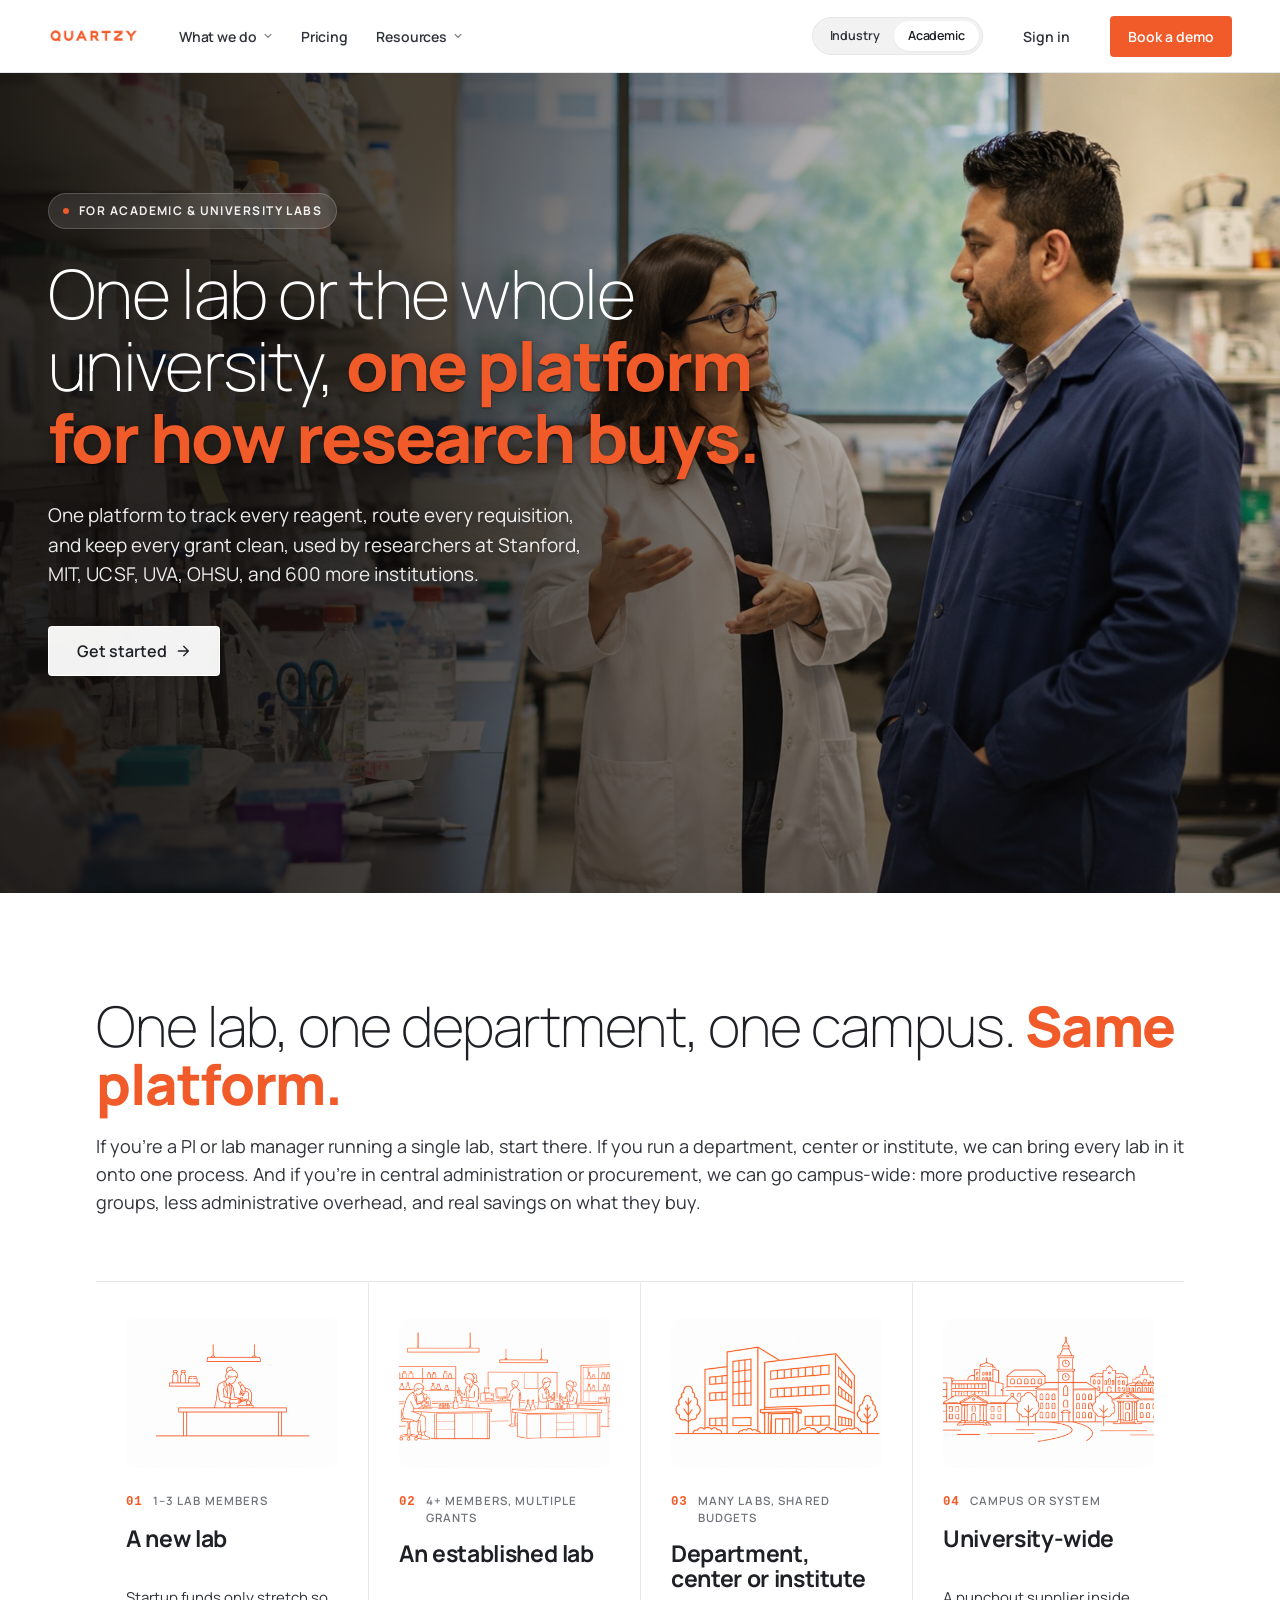
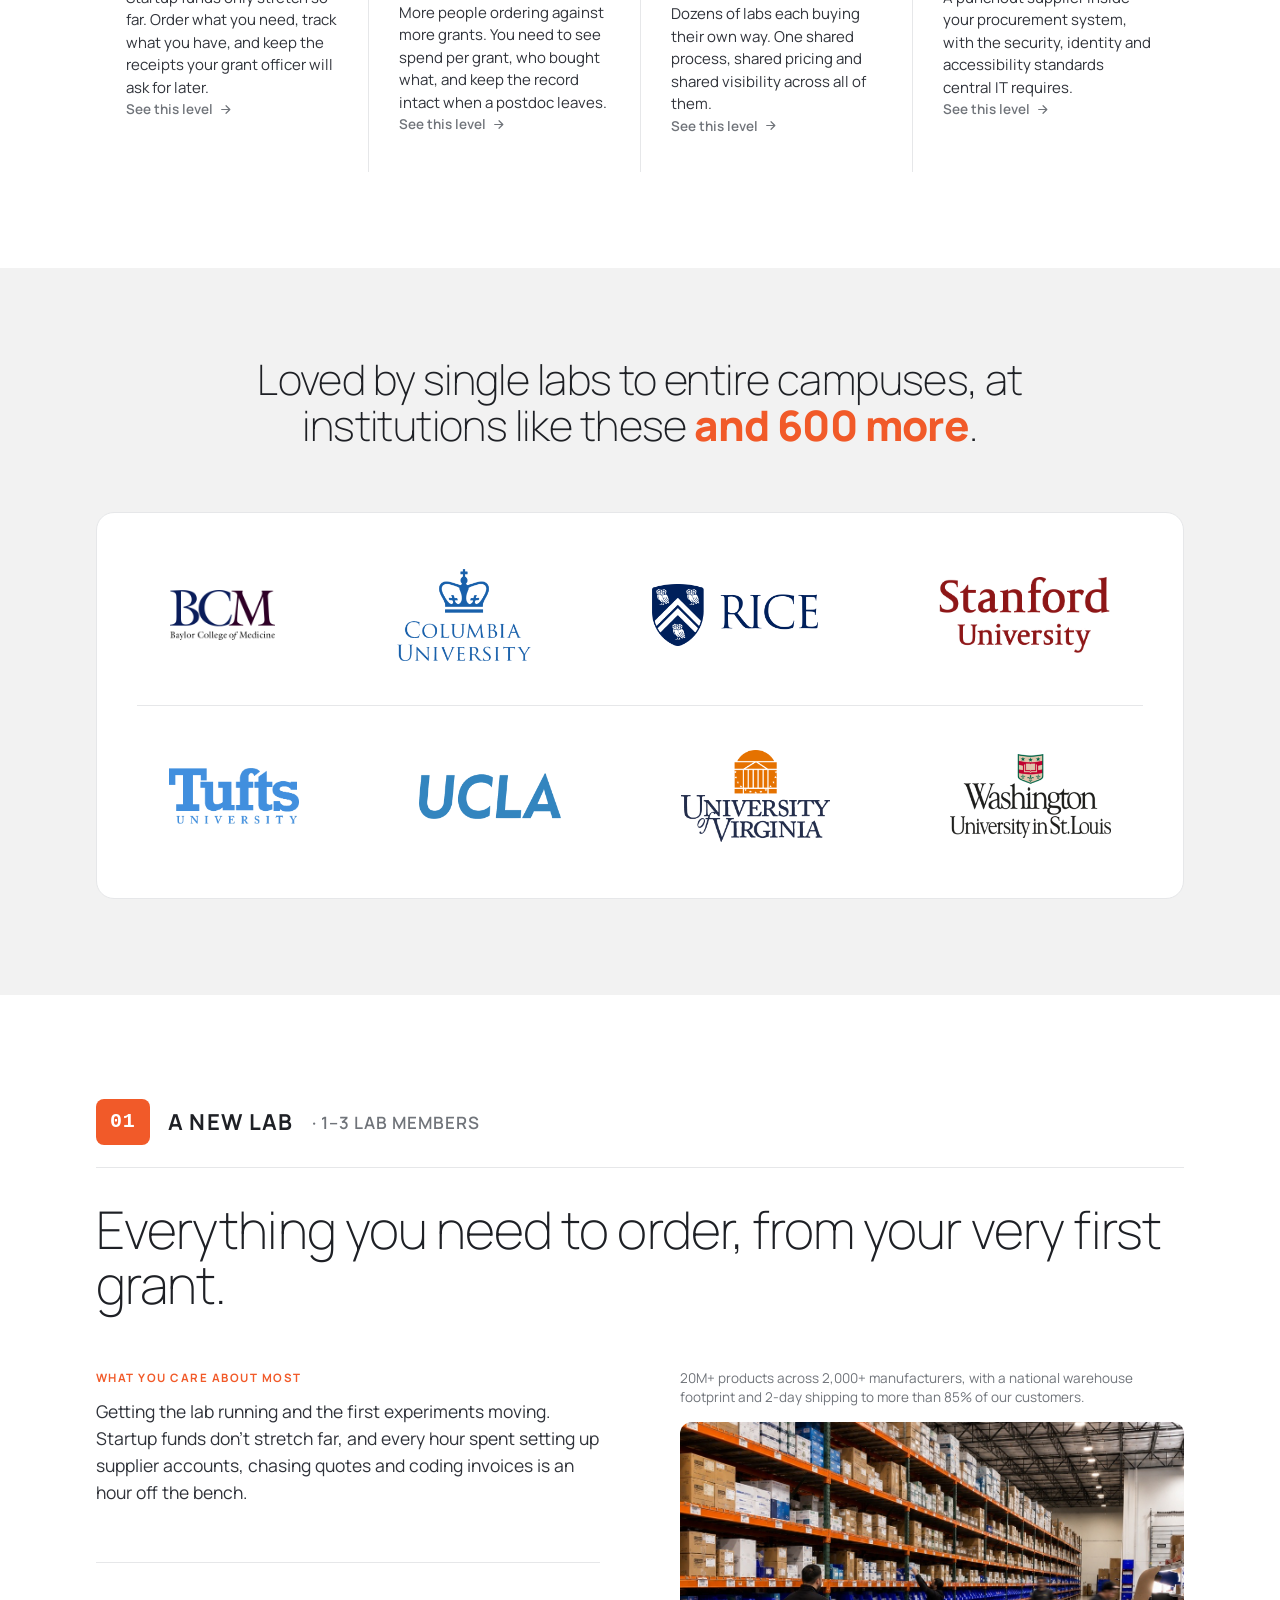
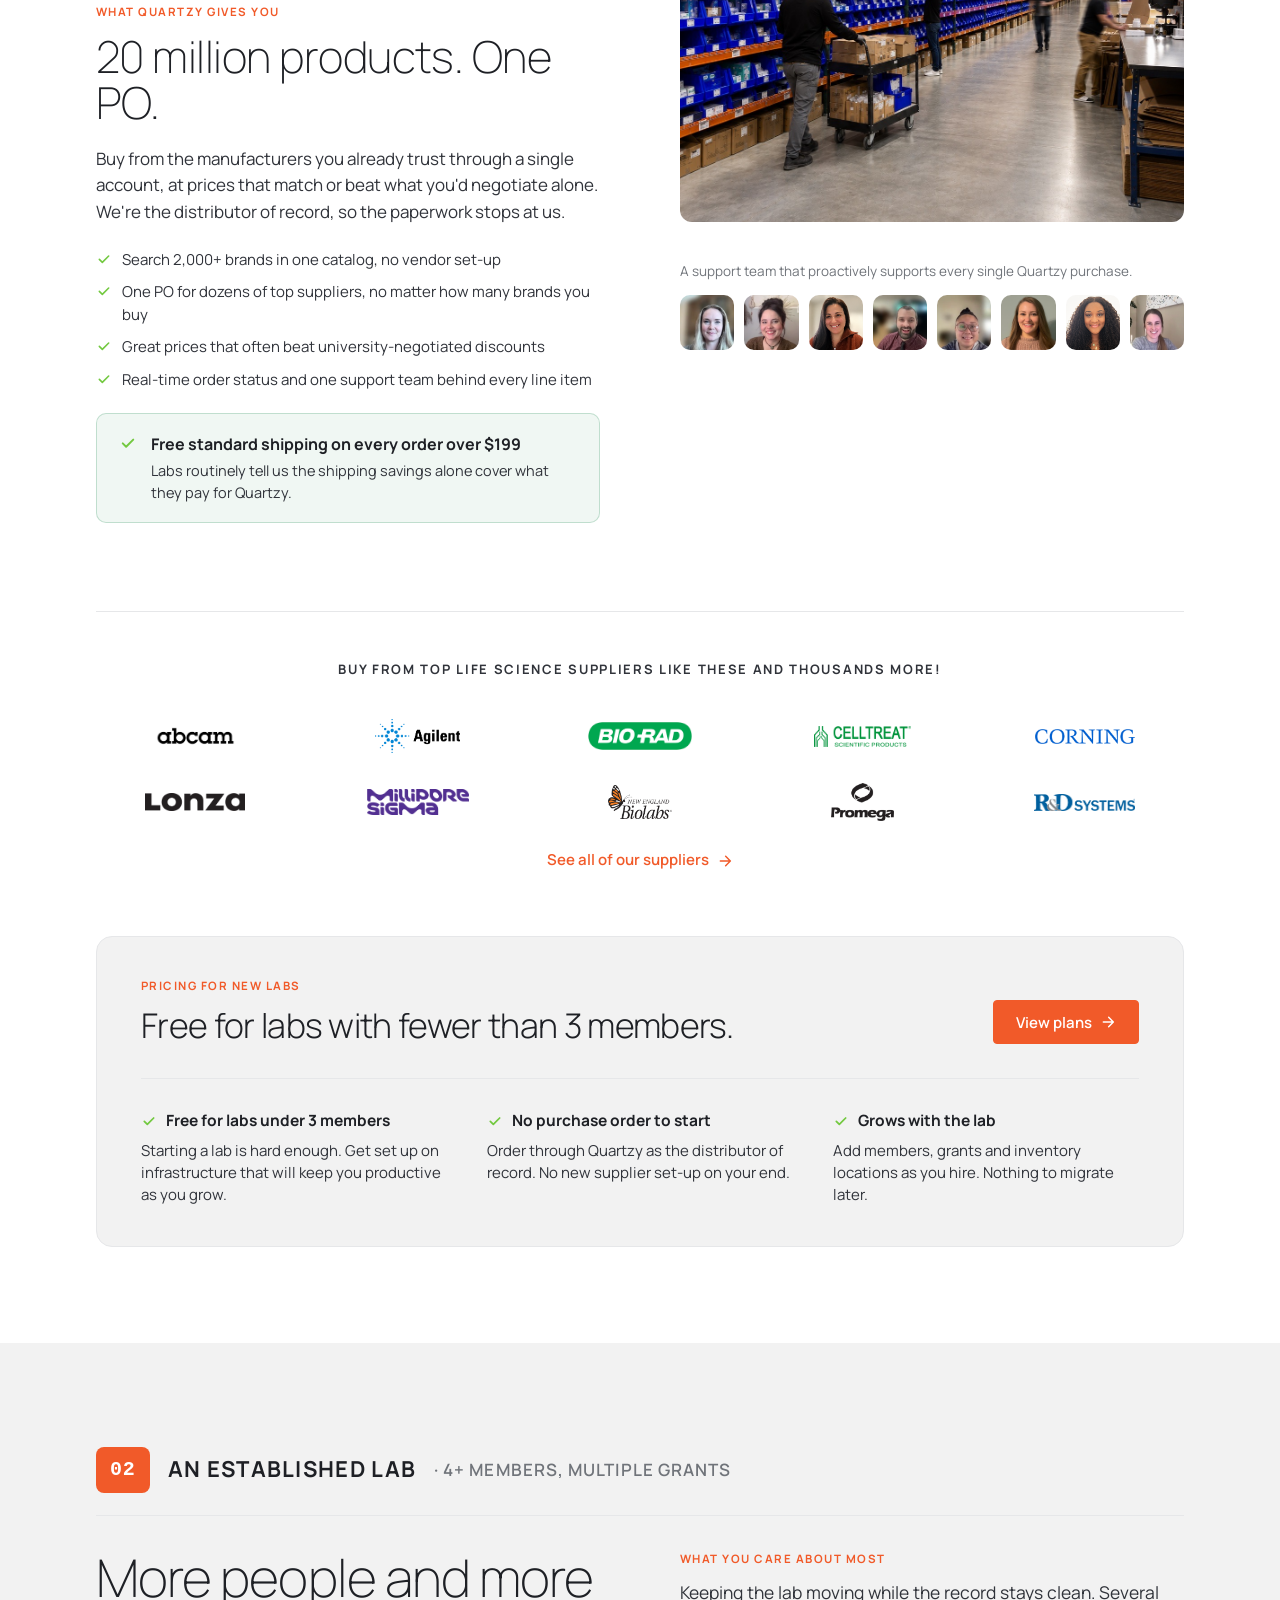
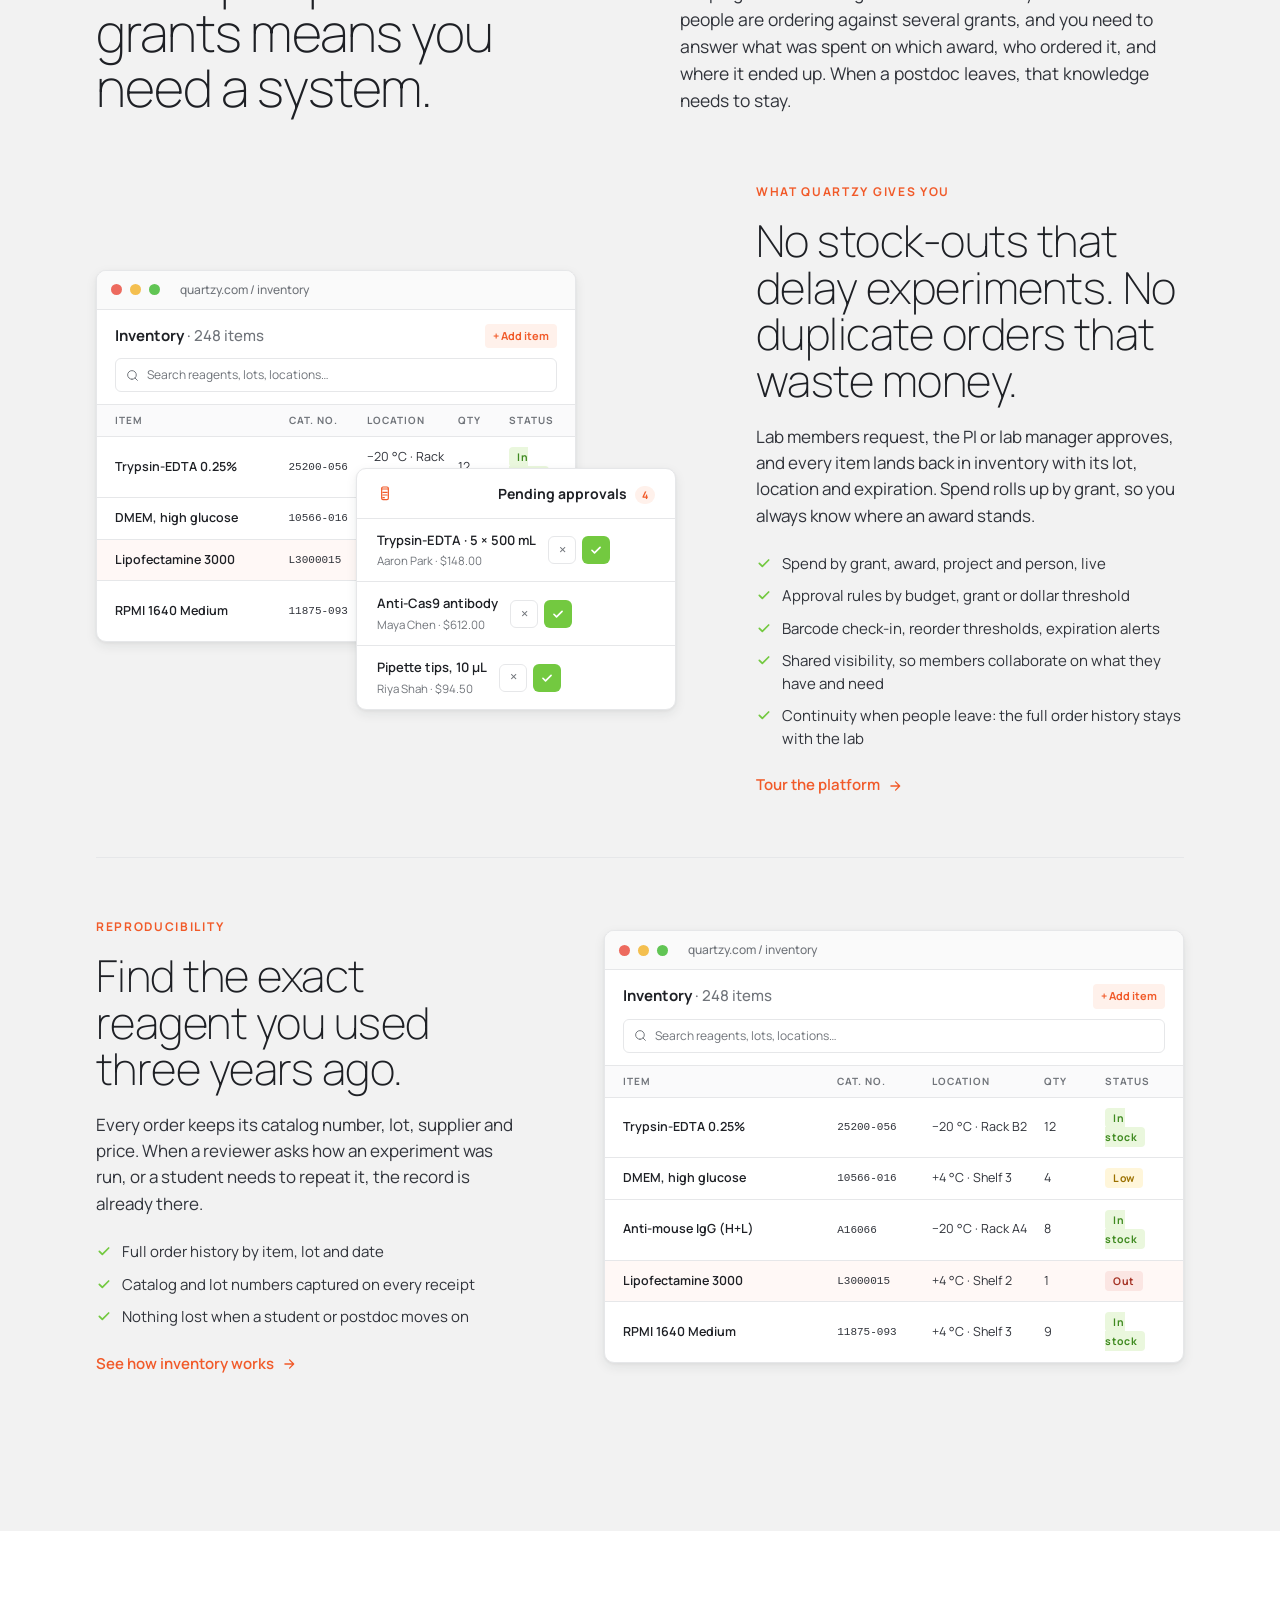
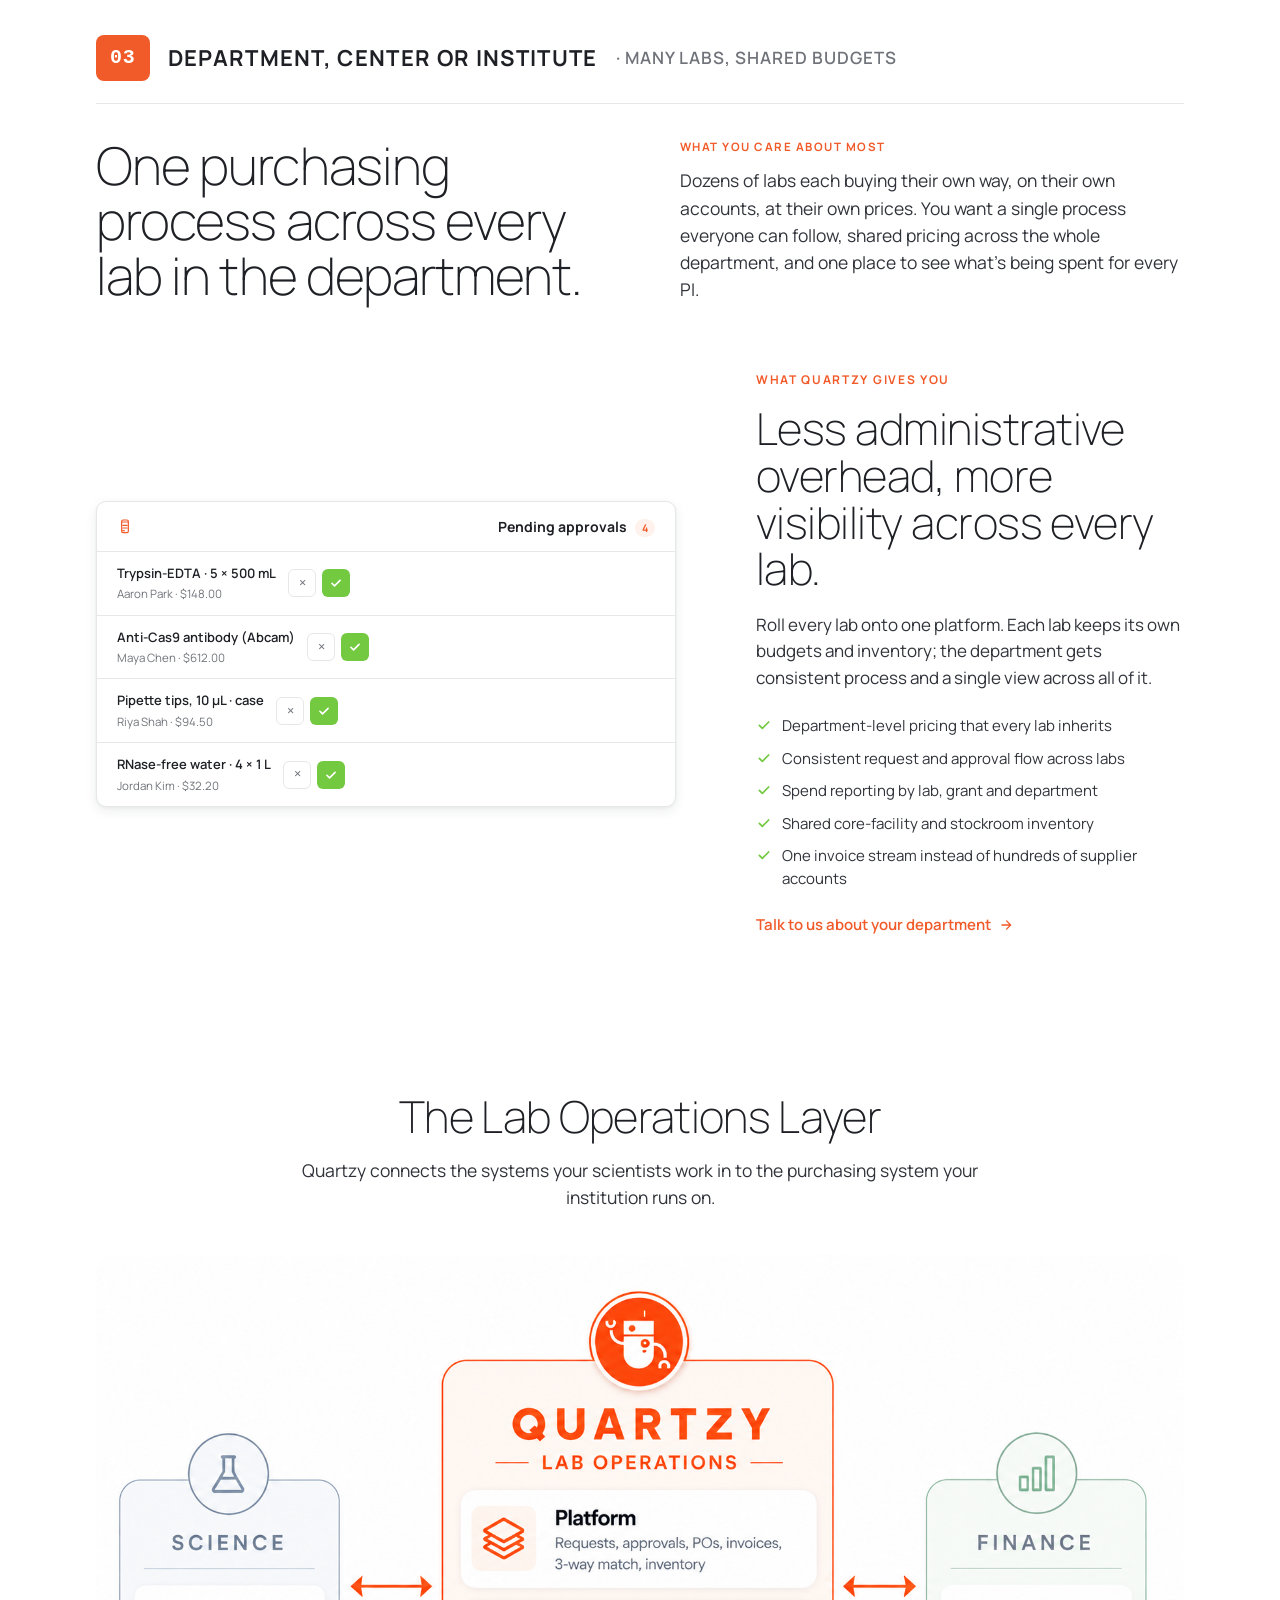
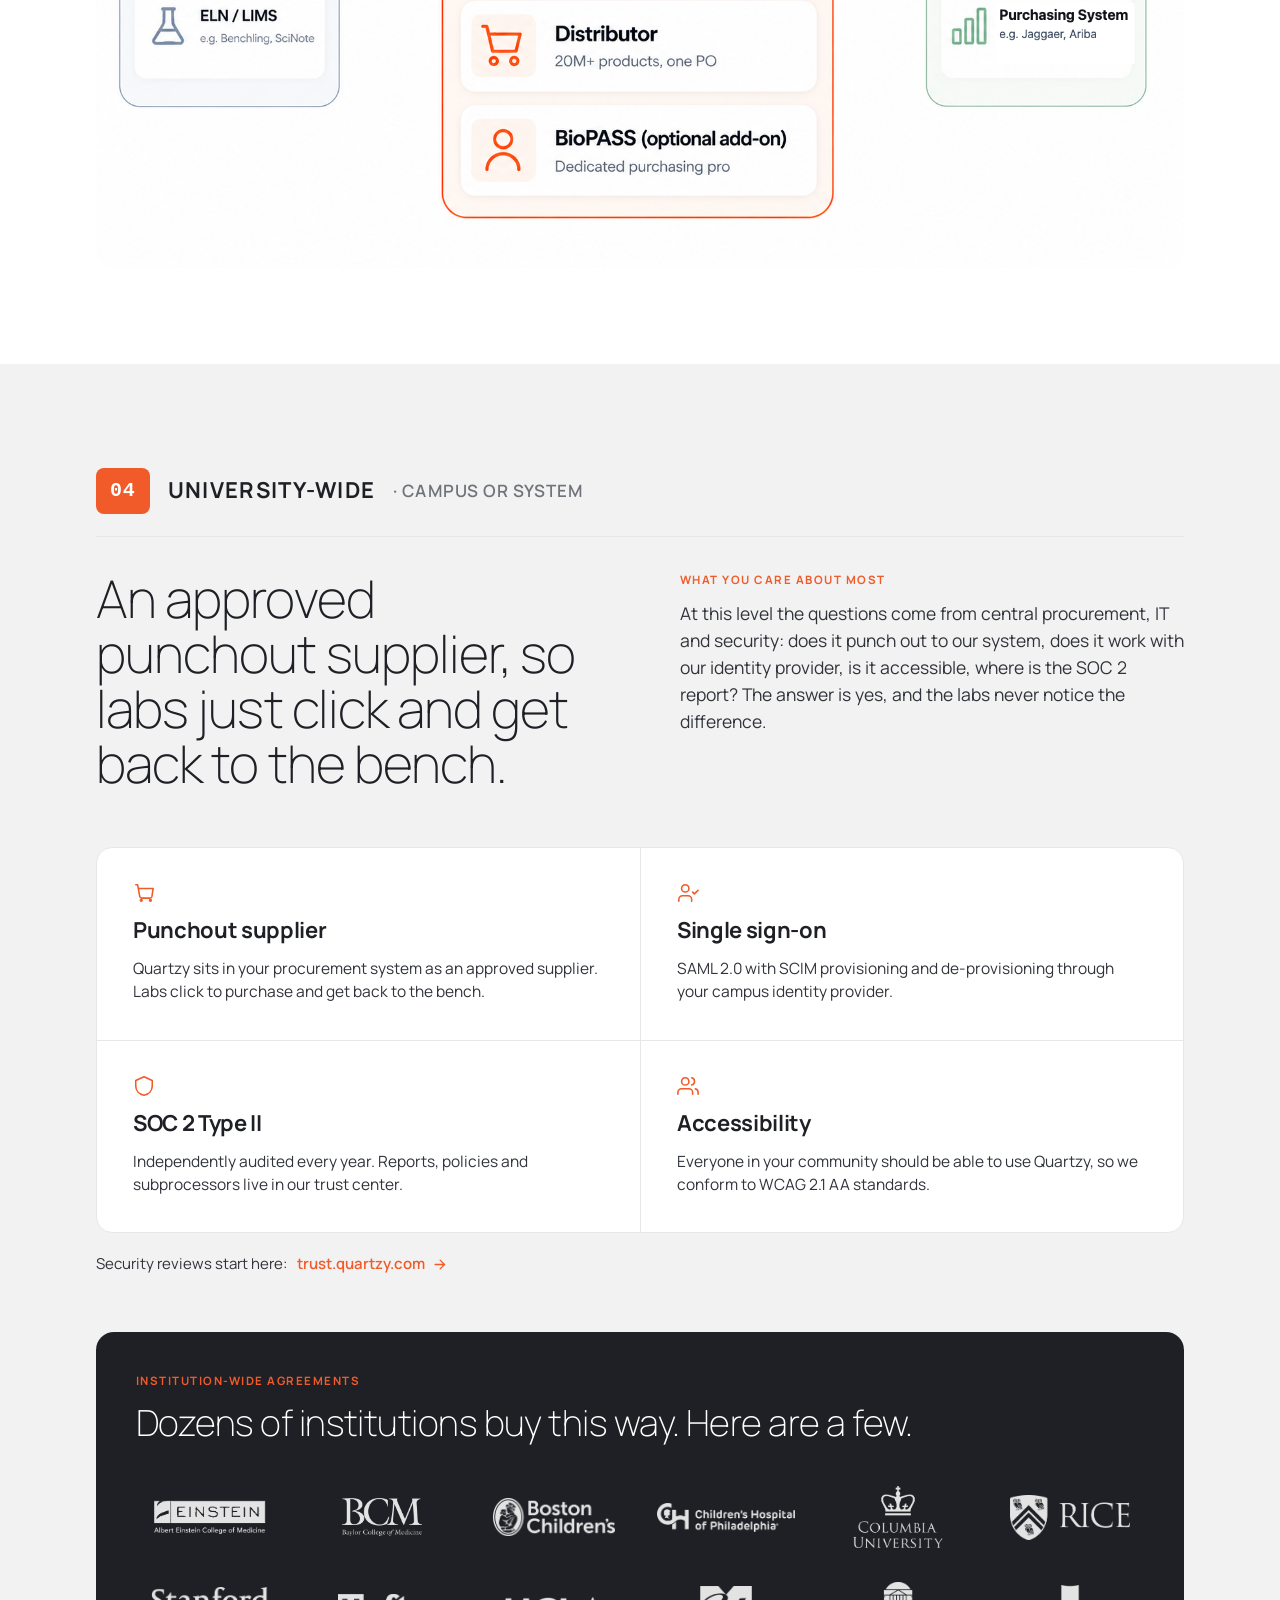
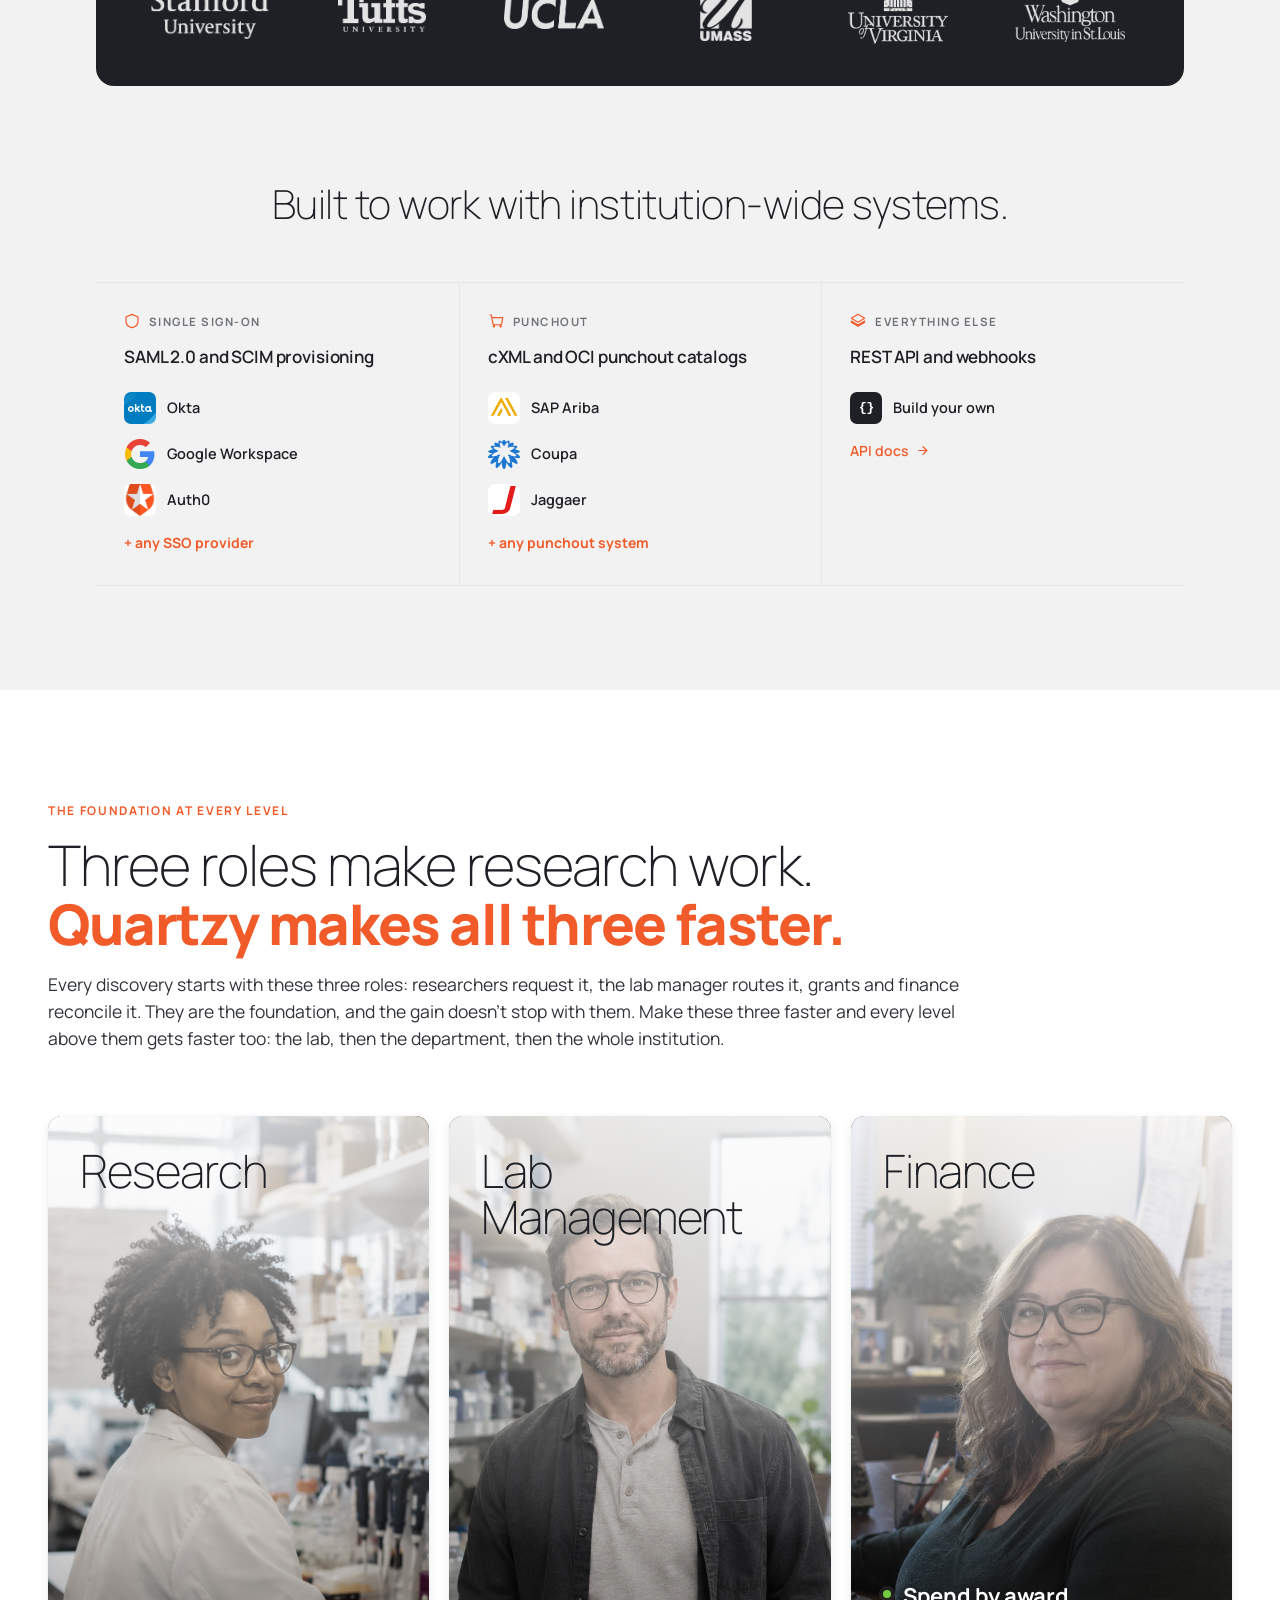
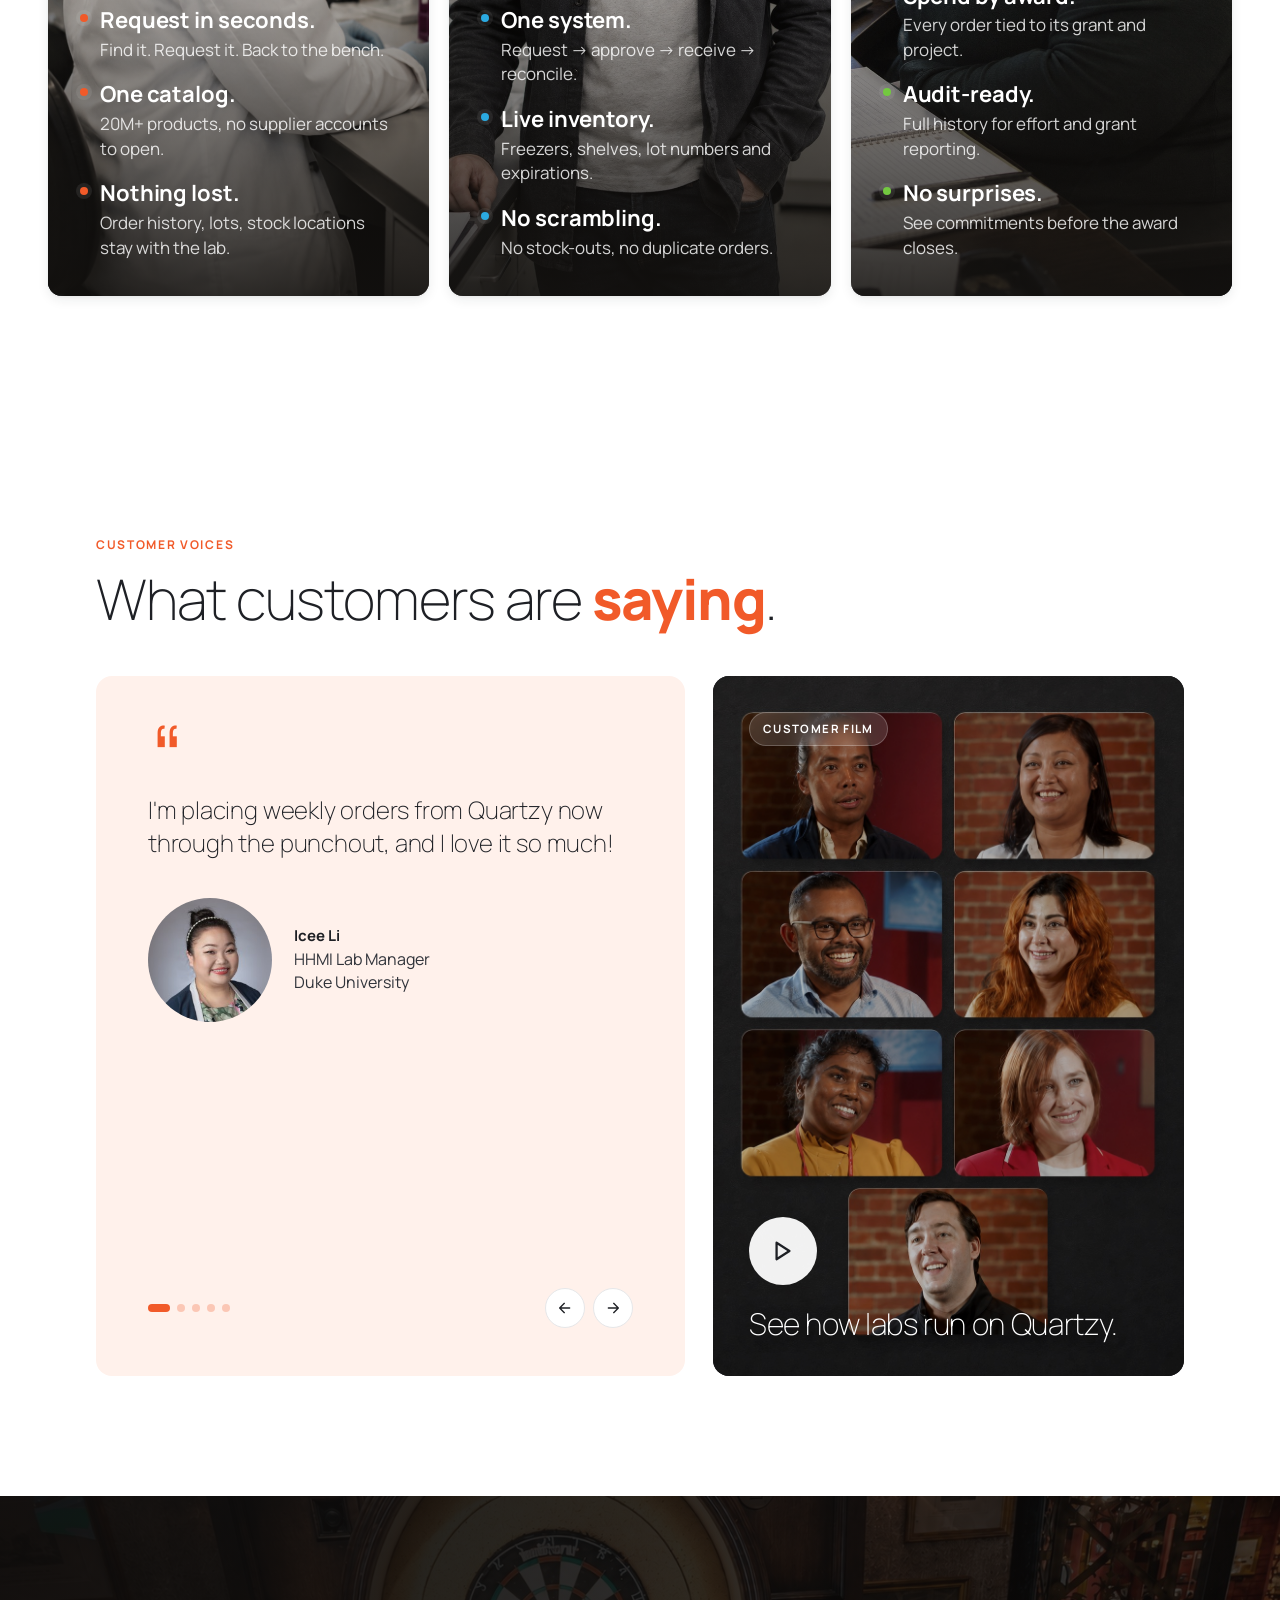
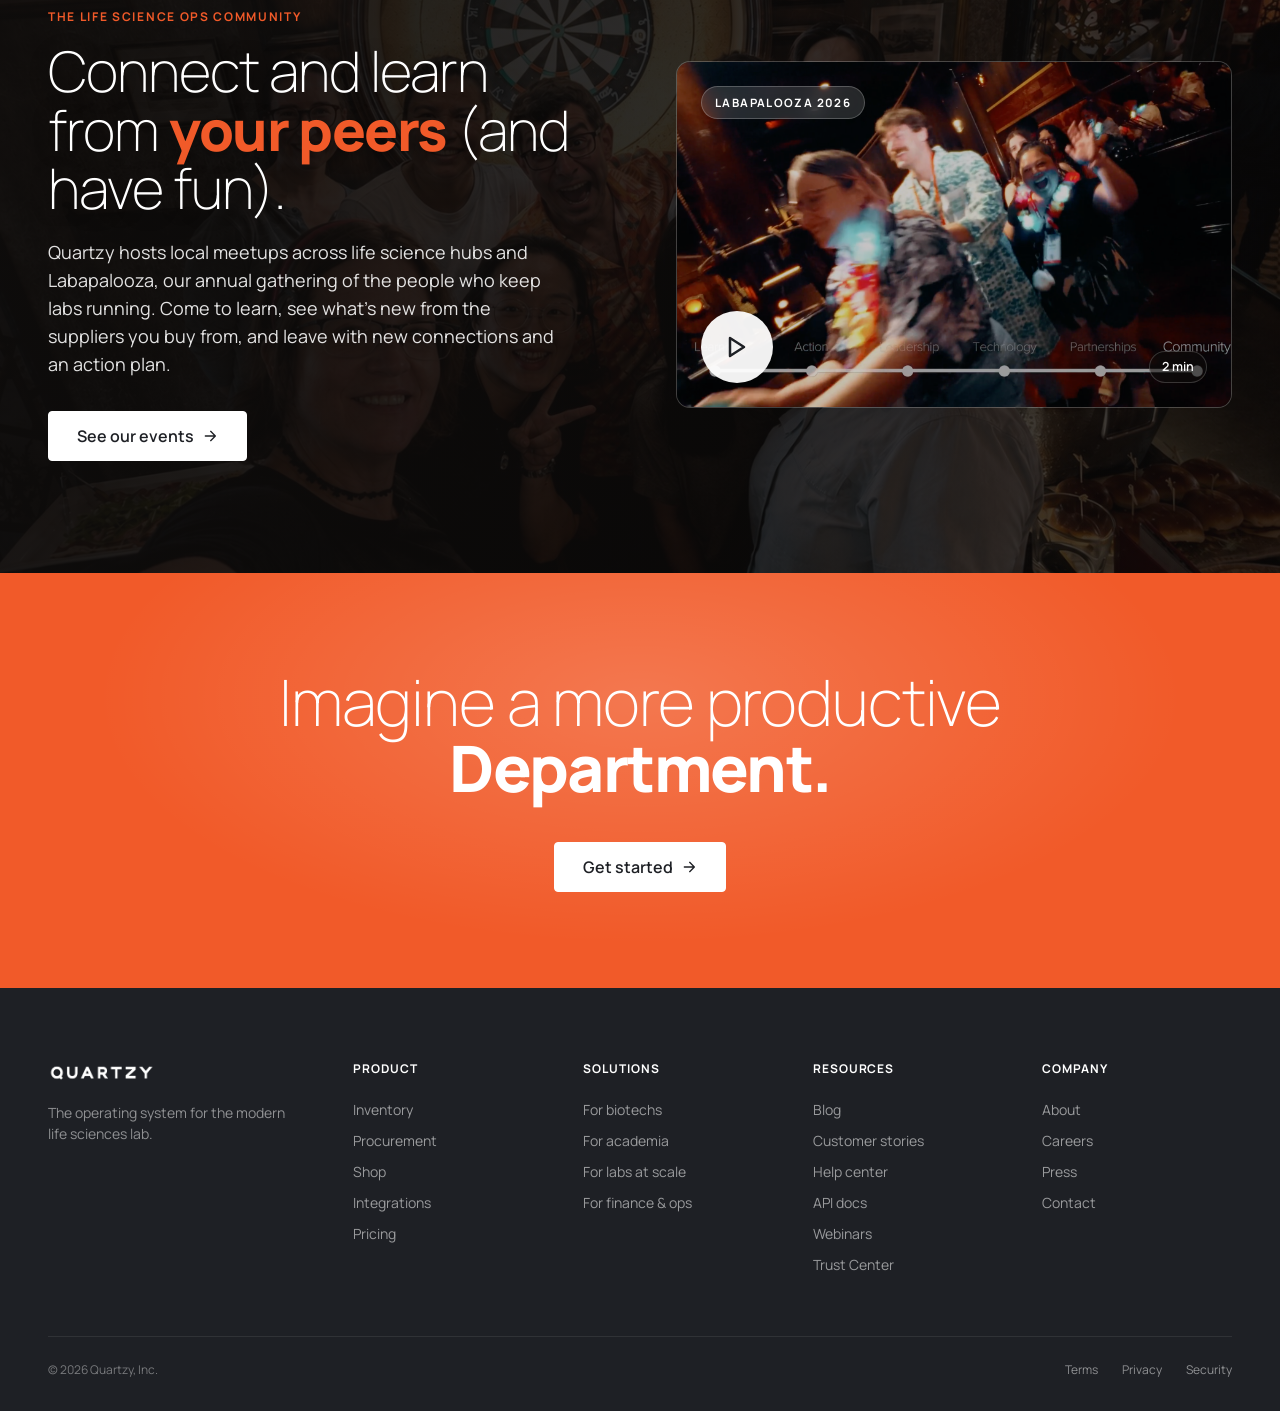
<file: website/academic.html>
<!doctype html>
<html lang="en">
<head>
<meta charset="utf-8">
<title>Redirecting to homepage</title>
<meta http-equiv="refresh" content="0;url=index.html#academic">
<script>location.replace("index.html#academic");</script>
</head>
<body>
<p>This is the same homepage. <a href="index.html#academic">Continue to Academic view</a>.</p>
</body>
</html>
</file>
<file: website/tokens.css>
/* ============================================================
   Quartzy Design System — Colors & Type Tokens
   ============================================================
   Brand palette uses Quartzy's chemistry-named colors:
   Calcium (orange) is the primary, Butane (blue) is the secondary
   accent, Borax (green) signals positive / "in stock",
   Potassium (yellow) is reserved for warnings + highlights.
   Neutrals are named after rocks/minerals: Ash → Marble → Granite → Epsom.
   ============================================================ */

/* Typography — Manrope (single-family system, free via Google Fonts).
   Picked over the original Helvetica Neue Thin + Proxima Nova pairing
   because Manrope is a single variable family whose ExtraLight (200)
   keeps the airy Helvetica heritage, and whose ExtraBold (800) gives
   Calcium-orange keyword highlights real punch. One font, one license,
   one network request. */
@import url("https://fonts.googleapis.com/css2?family=Manrope:wght@200;300;400;500;600;700;800&display=swap");

:root {
  /* -------- PRIMARY brand colors -------- */
  --color-calcium:   #F15A29;   /* Quartzy orange — primary brand */
  --color-butane:    #2BAAE1;   /* sky blue — secondary accent */

  /* -------- SECONDARY brand colors -------- */
  --color-borax:     #73C940;   /* green — success / in-stock */
  --color-potassium: #FEC214;   /* yellow — highlight / warning */

  /* -------- Neutrals (text + surfaces) -------- */
  --color-ash:       #1E2025;   /* deepest text, near-black */
  --color-marble:    #30333A;   /* dark text, sidebars */
  --color-granite:   #A1A3A6;   /* secondary text, icons, dividers */
  --color-epsom:     #F2F2F2;   /* page background, subtle surface */
  --color-white:     #FFFFFF;

  /* -------- Calcium tint scale (orange family) -------- */
  --calcium-50:      #FFF1EB;
  --calcium-100:     #FFDCCB;
  --calcium-200:     #FCB89A;
  --calcium-300:     #F89368;
  --calcium-400:     #F47A48;
  --calcium-500:     #F15A29;   /* = --color-calcium */
  --calcium-600:     #D44A1F;
  --calcium-700:     #A93613;
  --calcium-800:     #7C260C;

  /* -------- Butane tint scale (blue family) -------- */
  --butane-50:       #EAF7FD;
  --butane-100:      #C7EAF8;
  --butane-200:      #8ED5F2;
  --butane-300:      #56C0EB;
  --butane-400:      #2BAAE1;   /* = --color-butane */
  --butane-500:      #1F8FC2;
  --butane-600:      #16739F;
  --butane-700:      #0E5775;

  /* -------- Neutral scale (cool gray) -------- */
  --neutral-0:       #FFFFFF;
  --neutral-50:      #FAFAFB;
  --neutral-100:     #F2F2F2;   /* = --color-epsom */
  --neutral-200:     #E6E7E9;
  --neutral-300:     #D1D3D6;
  --neutral-400:     #A1A3A6;   /* = --color-granite */
  --neutral-500:     #70747A;
  --neutral-600:     #4A4E55;
  --neutral-700:     #30333A;   /* = --color-marble */
  --neutral-800:     #1E2025;   /* = --color-ash */

  /* -------- Semantic surfaces & text -------- */
  --bg:              var(--neutral-0);
  --bg-muted:        var(--neutral-50);
  --bg-subtle:       var(--neutral-100);
  --surface:         var(--neutral-0);
  --surface-hover:   var(--neutral-50);
  --surface-sunken:  var(--neutral-100);

  --fg:              var(--neutral-800);   /* primary body text */
  --fg-strong:       var(--neutral-800);
  --fg-muted:        var(--neutral-500);
  --fg-subtle:       var(--neutral-400);
  --fg-on-brand:     #FFFFFF;
  --fg-link:         var(--color-butane);
  --fg-link-hover:   var(--butane-500);

  --border:          var(--neutral-200);
  --border-strong:   var(--neutral-300);
  --divider:         var(--neutral-200);

  /* -------- Semantic intent -------- */
  --brand:           var(--color-calcium);
  --brand-hover:     var(--calcium-600);
  --brand-press:     var(--calcium-700);
  --brand-soft:      var(--calcium-50);

  --accent:          var(--color-butane);
  --accent-hover:    var(--butane-500);
  --accent-soft:     var(--butane-50);

  --success:         var(--color-borax);
  --success-soft:    #EAF7DD;
  --warning:         var(--color-potassium);
  --warning-soft:    #FFF6DA;
  --danger:          #E0392B;
  --danger-soft:     #FBE6E3;
  --info:            var(--color-butane);
  --info-soft:       var(--butane-50);

  /* -------- Typography stacks (single-family: Manrope) -------- */
  --font-display:    "Manrope", -apple-system, BlinkMacSystemFont,
                     "Helvetica Neue", "Helvetica", "Arial", sans-serif;
  --font-body:       "Manrope", -apple-system, BlinkMacSystemFont,
                     "Helvetica Neue", "Helvetica", "Arial", sans-serif;
  --font-mono:       "JetBrains Mono", "SF Mono", Menlo, Consolas, monospace;

  /* -------- Type scale (px) -------- */
  --fs-12: 12px;
  --fs-13: 13px;
  --fs-14: 14px;
  --fs-15: 15px;     /* default body */
  --fs-16: 16px;
  --fs-18: 18px;
  --fs-20: 20px;
  --fs-24: 24px;
  --fs-30: 30px;
  --fs-36: 36px;
  --fs-48: 48px;
  --fs-64: 64px;
  --fs-80: 80px;

  /* -------- Weight tokens (Manrope) -------- */
  --fw-thin:     200;   /* Manrope ExtraLight — display / hero H1+H2 */
  --fw-light:    300;   /* Manrope Light — large subheads */
  --fw-regular:  400;   /* Manrope Regular — body copy */
  --fw-medium:   500;   /* Manrope Medium — UI labels */
  --fw-semibold: 600;   /* Manrope SemiBold — buttons, emphasis */
  --fw-bold:     700;   /* Manrope Bold — eyebrows, small caps */
  --fw-black:    800;   /* Manrope ExtraBold — keyword highlights inside thin H1s */

  /* -------- Spacing scale (4px base) -------- */
  --space-1: 4px;
  --space-2: 8px;
  --space-3: 12px;
  --space-4: 16px;
  --space-5: 20px;
  --space-6: 24px;
  --space-8: 32px;
  --space-10: 40px;
  --space-12: 48px;
  --space-16: 64px;
  --space-20: 80px;
  --space-24: 96px;

  /* -------- Radius -------- */
  --radius-xs: 2px;
  --radius-sm: 3px;
  --radius-md: 4px;          /* default button + input radius */
  --radius-lg: 6px;
  --radius-xl: 10px;
  --radius-pill: 999px;

  /* -------- Elevation / shadows -------- */
  --shadow-xs: 0 1px 2px rgba(30, 32, 37, 0.06);
  --shadow-sm: 0 1px 3px rgba(30, 32, 37, 0.08), 0 1px 2px rgba(30, 32, 37, 0.04);
  --shadow-md: 0 4px 12px rgba(30, 32, 37, 0.08), 0 1px 3px rgba(30, 32, 37, 0.05);
  --shadow-lg: 0 12px 28px rgba(30, 32, 37, 0.12), 0 4px 8px rgba(30, 32, 37, 0.06);
  --shadow-xl: 0 24px 48px rgba(30, 32, 37, 0.18);
  --shadow-focus: 0 0 0 3px rgba(43, 170, 225, 0.30); /* butane focus ring */

  /* -------- Motion -------- */
  --ease-out:    cubic-bezier(0.22, 1, 0.36, 1);
  --ease-in-out: cubic-bezier(0.65, 0, 0.35, 1);
  --dur-fast:    120ms;
  --dur-base:    180ms;
  --dur-slow:    260ms;

  /* -------- Layout -------- */
  --max-content: 1200px;
  --header-h:    64px;
  --sidebar-w:   240px;
}

/* ============================================================
   Semantic element styles — drop this stylesheet onto a page
   and headings/body inherit the Quartzy treatment.
   ============================================================ */

html, body {
  background: var(--bg);
  color: var(--fg);
  font-family: var(--font-body);
  font-size: var(--fs-15);
  line-height: 1.5;
  -webkit-font-smoothing: antialiased;
  -moz-osx-font-smoothing: grayscale;
}

h1, h2, .display, .h-display {
  font-family: var(--font-display);
  font-weight: var(--fw-thin);     /* Manrope 200 ExtraLight */
  letter-spacing: -0.022em;        /* Manrope wants a tighter track than Helvetica Thin */
  color: var(--color-ash);
  line-height: 1.04;
  margin: 0;
}

/* Use .em-key inside an H1/H2 to highlight a keyword in ExtraBold Calcium —
   this is the Manrope-era replacement for the old thin-italic accent. */
.em-key, h1 em, h2 em {
  font-style: normal;
  font-weight: var(--fw-black);    /* Manrope 800 */
  color: var(--color-calcium);
  letter-spacing: -0.025em;
}

h1, .h1 { font-size: var(--fs-64); }
h2, .h2 { font-size: var(--fs-48); }

h3, .h3,
h4, .h4,
h5, .h5,
h6, .h6 {
  font-family: var(--font-body);
  font-weight: var(--fw-light);   /* Proxima Nova Light = secondary headers */
  color: var(--color-ash);
  line-height: 1.2;
  margin: 0;
  letter-spacing: -0.005em;
}
h3, .h3 { font-size: var(--fs-30); }
h4, .h4 { font-size: var(--fs-24); }
h5, .h5 { font-size: var(--fs-18); font-weight: var(--fw-semibold); letter-spacing: 0; }
h6, .h6 { font-size: var(--fs-14); font-weight: var(--fw-bold); letter-spacing: 0.04em; text-transform: uppercase; color: var(--color-marble); }

p, .body { font-size: var(--fs-15); line-height: 1.55; color: var(--fg); margin: 0; }
.body-lg { font-size: var(--fs-18); line-height: 1.55; }
.body-sm, small { font-size: var(--fs-13); line-height: 1.5; color: var(--fg-muted); }
.eyebrow {
  font-family: var(--font-body);
  font-size: var(--fs-12);
  font-weight: var(--fw-bold);
  letter-spacing: 0.12em;
  text-transform: uppercase;
  color: var(--color-calcium);
}
strong, .emphasis { font-weight: var(--fw-semibold); }
em { font-style: italic; }
a { color: var(--fg-link); text-decoration: none; }
a:hover { color: var(--fg-link-hover); text-decoration: underline; }
code, kbd, samp { font-family: var(--font-mono); font-size: 0.92em; }

::selection { background: var(--calcium-100); color: var(--color-ash); }
</file>
<file: website/styles.css>
/* ============================================================
   Quartzy homepage refresh — static site styles
   Builds on tokens.css (colors/type). This file holds every
   component that used to be inline React style objects.
   ============================================================ */

* { box-sizing: border-box; }
html, body { margin: 0; padding: 0; }
img { max-width: 100%; display: block; }
button { font: inherit; }
a { cursor: pointer; }

.container { max-width: 1320px; margin: 0 auto; padding: 0 48px; }
.container--wide { max-width: 1416px; }

.section { padding: 104px 48px 96px; }
.section--tight { padding: 88px 48px 96px; }
.section--white { background: #fff; }
.section--epsom { background: var(--color-epsom); }

.eyebrow-label {
  font-size: 12px; font-weight: 700; letter-spacing: 0.14em; text-transform: uppercase;
  color: var(--color-calcium); margin-bottom: 16px;
}
.eyebrow-label--sm { font-size: 11.5px; letter-spacing: 0.13em; margin-bottom: 12px; }

.icon { display: inline-flex; flex-shrink: 0; }
.icon svg { display: block; }

/* ---------- Buttons ---------- */
.btn {
  font-family: var(--font-body); font-weight: 600; border-radius: 4px;
  cursor: pointer; display: inline-flex; align-items: center; gap: 8px;
  line-height: 1; text-decoration: none; border: 1px solid transparent;
  white-space: nowrap;
}
.btn--sm { padding: 8px 14px; font-size: 13px; }
.btn--md { padding: 13px 22px; font-size: 15px; }
.btn--lg { padding: 16px 28px; font-size: 16px; }
.btn--primary { background: var(--color-calcium); color: #fff; border-color: var(--color-calcium); }
.btn--primary:hover { background: var(--brand-hover); color: #fff; text-decoration: none; }
.btn--ghost { background: transparent; color: var(--color-marble); border-color: var(--border-strong); }
.btn--ghost:hover { color: var(--color-calcium); border-color: var(--color-calcium); text-decoration: none; }
.btn--on-dark { background: #fff; color: var(--color-ash); border-color: #fff; }
.btn--on-dark:hover { color: var(--color-ash); text-decoration: none; opacity: 0.92; }
.btn--on-dark-ghost { background: transparent; color: #fff; border-color: rgba(255,255,255,0.35); }
.btn--on-photo {
  background: rgba(255,255,255,0.95); color: var(--color-ash); border-color: rgba(255,255,255,0.95);
  backdrop-filter: blur(8px);
}
.btn--on-photo:hover { color: var(--color-ash); text-decoration: none; }

/* ---------- Nav ---------- */
.qz-nav {
  position: sticky; top: 0; z-index: 30;
  background: rgba(255,255,255,0.92);
  backdrop-filter: saturate(160%) blur(10px);
  -webkit-backdrop-filter: saturate(160%) blur(10px);
  border-bottom: 1px solid var(--border);
}
.qz-nav__row { max-width: 1320px; margin: 0 auto; padding: 0 48px; height: 72px; display: flex; align-items: center; gap: 40px; }
.qz-nav__logo { height: 22px; }
.qz-nav__links { display: flex; gap: 28px; align-items: center; align-self: stretch; }
.qz-nav__spacer { flex: 1; }
.qz-nav__link {
  color: var(--color-marble); font-size: 14px; font-weight: 600; text-decoration: none;
  letter-spacing: -0.1px; display: inline-flex; align-items: center; height: 72px;
}
.qz-nav__link:hover { color: var(--color-calcium); text-decoration: none; }
.qz-nav__menu { position: relative; }
.qz-nav__menu-trigger {
  color: var(--color-marble); font-size: 14px; font-weight: 600; text-decoration: none;
  letter-spacing: -0.1px; display: inline-flex; align-items: center; gap: 6px; height: 72px;
  background: none; border: none; cursor: pointer; padding: 0;
}
.qz-nav__menu-trigger .icon { opacity: 0.6; transition: transform 160ms var(--ease-out); }
.qz-nav__menu:hover .qz-nav__menu-trigger .icon { transform: rotate(180deg); }
.qz-nav__dropdown {
  position: absolute; top: 62px; left: -16px; min-width: 220px; padding: 8px;
  background: #fff; border: 1px solid var(--border); border-radius: 10px;
  box-shadow: 0 16px 40px rgba(15,13,12,0.14); display: none; gap: 1px;
}
.qz-nav__menu:hover .qz-nav__dropdown { display: grid; }
.qz-nav__dropdown a {
  display: block; padding: 10px 12px; border-radius: 6px;
  font-size: 14px; font-weight: 600; color: var(--color-ash); text-decoration: none;
}
.qz-nav__dropdown a:hover { background: var(--color-epsom); text-decoration: none; }
.qz-nav__cta {
  background: var(--color-calcium); color: #fff; padding: 10px 18px;
  border-radius: 4px; font-size: 14px; font-weight: 600; text-decoration: none;
}
.qz-nav__cta:hover { color: #fff; text-decoration: none; opacity: 0.92; }
.qz-nav__signin { color: var(--color-marble); font-size: 14px; font-weight: 600; text-decoration: none; }

.qz-toggle {
  display: inline-flex; padding: 3px; border-radius: 999px; background: var(--color-epsom);
  border: 1px solid var(--border);
}
.qz-toggle a,
.qz-toggle button {
  appearance: none; border: none; cursor: pointer; padding: 6px 14px; border-radius: 999px;
  font-family: inherit; font-size: 12.5px; font-weight: 600; letter-spacing: -0.1px;
  background: transparent; color: var(--color-marble); text-decoration: none;
  transition: all 160ms var(--ease-out);
}
.qz-toggle a:hover, .qz-toggle button:hover { text-decoration: none; }
.qz-toggle a.is-active, .qz-toggle button.is-active { background: #fff; color: var(--color-ash); box-shadow: var(--shadow-xs); }

.home-view { display: none; }
.home-view.is-active { display: block; }

/* mobile nav toggle (hidden on desktop) */
.qz-nav__burger { display: none; }

/* ---------- Hero ---------- */
.qz-hero { position: relative; min-height: 820px; overflow: hidden; background: var(--color-ash); }
.qz-hero__photo { position: absolute; inset: 0; width: 100%; height: 100%; object-fit: cover; }
.qz-hero__scrim-l {
  position: absolute; inset: 0;
  background: linear-gradient(108deg, rgba(15,13,12,0.86) 0%, rgba(15,13,12,0.7) 30%, rgba(15,13,12,0.28) 58%, rgba(15,13,12,0.0) 75%);
}
.qz-hero__scrim-b {
  position: absolute; inset: 0;
  background: linear-gradient(180deg, rgba(15,13,12,0.0) 25%, rgba(15,13,12,0.55) 100%);
}
.qz-hero__scrim-radial {
  position: absolute; left: 0; top: 120px; width: 900px; height: 580px;
  background: radial-gradient(ellipse at 30% 50%, rgba(15,13,12,0.5) 0%, transparent 65%);
  pointer-events: none;
}
.qz-hero__inner { position: relative; max-width: 1320px; margin: 0 auto; padding: 120px 48px 140px; color: #fff; }
.qz-hero__content { max-width: 760px; }
.qz-pill {
  display: inline-flex; align-items: center; gap: 10px; padding: 8px 14px; border-radius: 999px;
  background: rgba(255,255,255,0.12); backdrop-filter: blur(8px); border: 1px solid rgba(255,255,255,0.18);
  font-size: 12px; font-weight: 700; letter-spacing: 0.12em; text-transform: uppercase; color: rgba(255,255,255,0.92);
}
.qz-pill__dot { width: 6px; height: 6px; border-radius: 999px; background: var(--color-calcium); }
.qz-hero__h1 {
  font-family: var(--font-display); font-weight: 200; font-size: 78px;
  color: #fff; margin: 28px 0; line-height: 1.06; letter-spacing: -0.025em; max-width: 900px;
  text-shadow: 0 2px 24px rgba(0,0,0,0.35);
}
.qz-hero__h1 em {
  font-style: normal; font-weight: 800; color: var(--color-calcium); letter-spacing: -0.03em;
  text-shadow: 0 1px 2px rgba(0,0,0,0.5), 0 3px 18px rgba(0,0,0,0.4);
}
.qz-rotator { position: relative; height: 44px; overflow: hidden; max-width: 560px; margin: 0 0 36px; }
.qz-rotator__line {
  position: absolute; left: 0; top: 0; right: 0; height: 44px;
  display: flex; align-items: center; gap: 12px;
  transform: translateY(100%); opacity: 0;
  transition: transform 560ms cubic-bezier(0.22,1,0.36,1), opacity 400ms var(--ease-out);
  text-shadow: 0 1px 12px rgba(0,0,0,0.45);
}
.qz-rotator__line.is-active { transform: translateY(0); opacity: 1; }
.qz-rotator__line.is-before { transform: translateY(-100%); }
.qz-rotator__n { font-family: var(--font-display); font-weight: 800; font-size: 34px; color: var(--color-calcium); letter-spacing: -0.02em; line-height: 1; }
.qz-rotator__l { font-size: 19px; color: rgba(255,255,255,0.92); line-height: 1.2; }
.qz-hero__actions { display: flex; gap: 12px; align-items: center; }
.qz-trustline {
  display: inline-flex; align-items: center; gap: 14px; margin-top: 56px;
  padding: 14px 22px 14px 18px; border-radius: 999px; background: rgba(255,255,255,0.10);
  border: 1px solid rgba(255,255,255,0.18); backdrop-filter: blur(8px); color: #fff;
  font-size: 16px; font-weight: 500; line-height: 1.4; letter-spacing: -0.005em; max-width: 560px;
}
.qz-trustline__badge {
  width: 32px; height: 32px; border-radius: 999px; flex-shrink: 0;
  background: var(--color-calcium); color: #fff; display: grid; place-items: center;
}

/* ---------- Journey / stepper ---------- */
.qz-journey__intro { max-width: 820px; margin-bottom: -60px; position: relative; z-index: 2; }
.qz-journey__intro--wide { max-width: 1320px; margin-bottom: 0; }
.qz-journey__title { font-family: var(--font-display); font-weight: 200; font-size: 56px; color: var(--color-ash); margin: 0; line-height: 1.04; letter-spacing: -0.018em; }
.qz-journey__title em { font-style: normal; font-weight: 800; color: var(--color-calcium); letter-spacing: -0.025em; }
.qz-journey__lead { font-size: 18px; color: var(--color-marble); margin: 20px 0 0; max-width: 620px; line-height: 1.55; }
.qz-journey__lead--wide { max-width: 1100px; }

.qz-curve { position: relative; height: 400px; margin-bottom: 0; }
.qz-curve svg { position: absolute; inset: 0; width: 100%; height: 100%; }
.qz-curve__node {
  position: absolute; transform: translate(-50%, -50%); cursor: pointer;
  border: none; background: transparent; padding: 0; display: grid; place-items: center; text-decoration: none;
}
.qz-curve__dot {
  width: 18px; height: 18px; border-radius: 999px; background: #fff; border: 2.5px solid var(--color-calcium);
  box-shadow: 0 1px 4px rgba(0,0,0,0.10); opacity: 0.42; transform: scale(0.82);
  transition: width .16s ease, height .16s ease, box-shadow .28s ease, background-color .28s ease, opacity .28s ease, transform .28s ease;
}
.qz-curve__node.is-active .qz-curve__dot {
  opacity: 1; transform: scale(1);
  box-shadow: 0 0 0 7px rgba(241,90,41,0.13), 0 1px 4px rgba(0,0,0,0.10);
}
.qz-curve__node:hover .qz-curve__dot { width: 26px; height: 26px; box-shadow: 0 0 0 8px rgba(241,90,41,0.13); }
.qz-curve__caption {
  position: absolute; bottom: 100%; margin-bottom: 14px; white-space: nowrap; left: 50%; transform: translateX(-50%);
  font-size: 12px; font-weight: 600; letter-spacing: 0.1em; text-transform: uppercase; color: var(--fg-muted);
  transition: color .16s ease;
}
.qz-curve__node.is-active .qz-curve__caption { color: var(--color-calcium); }
.qz-curve__node--end .qz-curve__caption { left: auto; right: 0; transform: none; }
.qz-curve__node:hover .qz-curve__caption { color: var(--color-calcium); }

@media (prefers-reduced-motion: reduce) {
  .qz-curve__dot { transition: none; }
}

.qz-stages { display: grid; gap: 0; border-top: 1px solid var(--border); }
.qz-stages--3 { grid-template-columns: repeat(3, 1fr); }
.qz-stages--4 { grid-template-columns: repeat(4, 1fr); }
.qz-stage-card {
  text-align: left; cursor: pointer; padding: 34px 30px 36px; background: transparent;
  border: none; border-left: 1px solid var(--border); border-top: 3px solid transparent;
  margin-top: -1px; transition: background .16s ease, border-color .16s ease; display: grid;
  gap: 0; align-content: start; text-decoration: none; color: inherit;
}
.qz-stages > .qz-stage-card:first-child { border-left: none; }
.qz-stage-card:hover { background: var(--color-epsom); border-top-color: var(--color-calcium); text-decoration: none; }
.qz-stage-card:hover .qz-stage-card__cta { color: var(--color-calcium); }
.qz-stage-card__meta { display: flex; align-items: baseline; gap: 10px; margin-bottom: 14px; }
.qz-stage-card__n { font-family: var(--font-mono); font-size: 12.5px; font-weight: 700; color: var(--color-calcium); letter-spacing: 0.06em; }
.qz-stage-card__size { font-size: 11.5px; font-weight: 600; letter-spacing: 0.1em; text-transform: uppercase; color: var(--fg-muted); }
.qz-stage-card__name { font-family: var(--font-display); font-weight: 700; font-size: 23px; color: var(--color-ash); letter-spacing: -0.015em; line-height: 1.1; margin-bottom: 12px; min-height: 49px; }
.qz-stage-card__line { font-size: 15px; color: var(--color-marble); line-height: 1.5; min-height: 90px; }
.qz-stage-card__logos { display: grid; grid-template-columns: repeat(3, 1fr); align-items: center; gap: 16px; margin: 26px 0 30px; padding-top: 26px; border-top: 1px solid var(--border); }
.qz-stage-card__logos img { height: 26px; max-width: 100%; object-fit: contain; margin: 0 auto; }
.qz-stage-card__slot { margin-bottom: 24px; height: 150px; border-radius: 10px; overflow: hidden; background: var(--bg-muted); }
.qz-stage-card__slot img { width: 100%; height: 100%; object-fit: cover; }
.qz-stage-card__cta { display: inline-flex; align-items: center; gap: 6px; font-size: 13.5px; font-weight: 600; color: var(--fg-muted); transition: color .16s ease; }

/* ---------- Stage header ---------- */
.qz-stage-header { scroll-margin-top: 24px; margin-bottom: 8px; }
.qz-stage-header__top { display: flex; align-items: center; gap: 18px; margin-bottom: 34px; padding-bottom: 22px; border-bottom: 1px solid var(--border); }
.qz-stage-header__badge { font-family: var(--font-mono); font-size: 20px; font-weight: 700; letter-spacing: 0.04em; color: #fff; background: var(--color-calcium); border-radius: 8px; padding: 8px 14px; }
.qz-stage-header__name { font-size: 22px; font-weight: 700; letter-spacing: 0.06em; text-transform: uppercase; color: var(--color-ash); }
.qz-stage-header__size { font-size: 17px; font-weight: 600; letter-spacing: 0.06em; text-transform: uppercase; color: var(--fg-muted); }
.qz-stage-header__grid { display: grid; grid-template-columns: 1fr; gap: 80px; align-items: start; }
.qz-stage-header__grid--split { grid-template-columns: 1fr 1fr; }
.qz-stage-header__title { font-family: var(--font-display); font-weight: 200; font-size: 52px; color: var(--color-ash); margin: 0; line-height: 1.06; letter-spacing: -0.018em; }
.qz-stage-header__matters-label { font-size: 11.5px; font-weight: 700; letter-spacing: 0.13em; text-transform: uppercase; color: var(--color-calcium); margin-bottom: 12px; }
.qz-stage-header__matters { font-size: 17.5px; line-height: 1.55; margin: 0; color: var(--color-marble); }

/* ---------- Two-column info blocks ---------- */
.qz-split { display: grid; grid-template-columns: 1fr 1fr; gap: 80px; align-items: start; margin-top: 56px; }
.qz-lead { font-size: 17.5px; line-height: 1.55; margin: 0; color: var(--color-marble); }
.qz-subblock { margin-top: 56px; padding-top: 40px; border-top: 1px solid var(--border); }
.qz-subblock__title { font-family: var(--font-display); font-weight: 200; font-size: 44px; color: var(--color-ash); margin: 0; line-height: 1.06; letter-spacing: -0.012em; }
.qz-subblock__body { font-size: 17px; color: var(--color-marble); margin: 20px 0 24px; line-height: 1.55; }

.qz-check-list { list-style: none; margin: 0; padding: 0; display: grid; gap: 10px; }
.qz-check-list li { display: flex; gap: 10px; font-size: 15px; color: var(--color-marble); }
.qz-check-list .icon { color: var(--color-borax); margin-top: 2px; }

.qz-callout {
  margin-top: 22px; padding: 18px 22px; border-radius: 10px;
  background: rgba(45,142,90,0.07); border: 1px solid rgba(45,142,90,0.24);
  display: flex; gap: 14px; align-items: flex-start; max-width: 560px;
}
.qz-callout .icon { color: var(--color-borax); margin-top: 2px; }
.qz-callout__title { font-size: 16px; font-weight: 700; color: var(--color-ash); margin-bottom: 4px; }
.qz-callout__body { font-size: 14.5px; color: var(--color-marble); line-height: 1.5; }

/* ---------- Distributor photos ---------- */
.qz-figure { margin: 0; }
.qz-figure + .qz-figure { margin-top: 40px; }
.qz-figure figcaption { font-size: 13.5px; line-height: 1.45; color: var(--fg-muted); margin-bottom: 14px; }
.qz-figure img.wide { width: 100%; height: 400px; object-fit: cover; object-position: center 62%; border-radius: 12px; }
.qz-agent-grid { display: grid; grid-template-columns: repeat(8, 1fr); gap: 10px; }
.qz-agent-grid img { width: 100%; aspect-ratio: 1 / 1; object-fit: cover; border-radius: 10px; }

/* ---------- Supplier splash ---------- */
.qz-supplier-splash { margin-top: 32px; padding-top: 24px; border-top: 1px solid var(--border); }
.qz-supplier-splash--center { margin-top: 0; padding-top: 0; border-top: none; text-align: center; }
.qz-supplier-splash__label { font-size: 11px; font-weight: 700; letter-spacing: 0.13em; text-transform: uppercase; color: var(--fg-muted); margin-bottom: 22px; }
.qz-supplier-splash--center .qz-supplier-splash__label { font-size: 13px; color: var(--color-marble); margin-bottom: 40px; }
.qz-supplier-grid { display: grid; grid-template-columns: repeat(5, 1fr); row-gap: 30px; column-gap: 24px; align-items: center; justify-items: center; }
.qz-supplier-splash--center .qz-supplier-grid { grid-template-columns: repeat(5, 1fr); }
.qz-supplier-grid img { object-fit: contain; max-width: 100%; }
.qz-see-suppliers { margin-top: 28px; display: inline-flex; align-items: center; gap: 8px; font-size: 15px; font-weight: 600; color: var(--color-calcium); text-decoration: none; }
.qz-see-suppliers:hover { text-decoration: none; }

/* ---------- Pricing panel ---------- */
.qz-pricing { margin-top: 64px; padding: 40px 44px; border-radius: 16px; background: var(--color-epsom); border: 1px solid var(--border); }
.qz-pricing__top { display: flex; gap: 40px; align-items: flex-end; justify-content: space-between; flex-wrap: wrap; }
.qz-pricing__heading { font-family: var(--font-display); font-weight: 300; font-size: 34px; line-height: 1.12; color: var(--color-ash); letter-spacing: -0.02em; margin-top: 10px; max-width: 780px; }
.qz-pricing__tiers { display: grid; grid-template-columns: repeat(3, 1fr); gap: 40px; padding-top: 30px; margin-top: 34px; border-top: 1px solid var(--border); }
.qz-pricing__tier-title { display: flex; gap: 9px; align-items: center; font-size: 15.5px; font-weight: 700; color: var(--color-ash); }
.qz-pricing__tier-title .icon { color: var(--color-borax); }
.qz-pricing__tier-body { font-size: 15px; color: var(--color-marble); line-height: 1.45; margin-top: 8px; }

/* ---------- Product mocks ---------- */
.qz-mock { background: #fff; border-radius: 10px; overflow: hidden; border: 1px solid var(--border); box-shadow: var(--shadow-md); font-family: var(--font-body); display: flex; flex-direction: column; }
.qz-mock__chrome { display: flex; align-items: center; gap: 8px; padding: 10px 14px; border-bottom: 1px solid var(--border); background: #fafafa; }
.qz-mock__chrome-dot { width: 11px; height: 11px; border-radius: 6px; display: inline-block; }
.qz-mock__chrome-url { margin-left: 12px; font-size: 12px; color: var(--fg-muted); font-weight: 500; }
.qz-mock__head { padding: 14px 18px 12px; border-bottom: 1px solid var(--border); }
.qz-mock__head-row { display: flex; align-items: center; justify-content: space-between; margin-bottom: 10px; }
.qz-mock__title { font-size: 15px; font-weight: 700; color: var(--color-ash); }
.qz-mock__title span { color: var(--fg-muted); font-weight: 500; }
.qz-mock__add { font-size: 11px; font-weight: 700; padding: 4px 8px; border-radius: 4px; background: var(--calcium-50); color: var(--color-calcium); }
.qz-mock__search { display: flex; align-items: center; gap: 8px; padding: 7px 10px; border: 1px solid var(--border); border-radius: 6px; font-size: 12px; color: var(--fg-muted); }
.qz-mock__cols { display: grid; grid-template-columns: 2.4fr 1fr 1.2fr 0.6fr 0.7fr; gap: 10px; padding: 8px 18px; font-size: 10px; font-weight: 700; letter-spacing: 0.1em; text-transform: uppercase; color: var(--fg-muted); border-bottom: 1px solid var(--border); background: var(--bg-muted); }
.qz-mock__row { display: grid; grid-template-columns: 2.4fr 1fr 1.2fr 0.6fr 0.7fr; gap: 10px; padding: 11px 18px; font-size: 12.5px; align-items: center; border-bottom: 1px solid var(--border); color: var(--color-marble); }
.qz-mock__row:last-child { border-bottom: none; }
.qz-mock__row--out { background: #FFF8F6; }
.qz-mock__item-name { color: var(--color-ash); font-weight: 600; white-space: nowrap; overflow: hidden; text-overflow: ellipsis; }
.qz-mock__cat { font-family: var(--font-mono); font-size: 11px; }
.qz-badge { font-size: 10.5px; font-weight: 700; padding: 3px 8px; border-radius: 4px; letter-spacing: 0.05em; }
.qz-badge--ok { background: var(--success-soft); color: #3F8A20; }
.qz-badge--low { background: var(--warning-soft); color: #9C7100; }
.qz-badge--out { background: var(--danger-soft); color: #A53224; }

.qz-mock__field { margin-bottom: 12px; }
.qz-mock__field-label { font-size: 10.5px; font-weight: 700; letter-spacing: 0.1em; text-transform: uppercase; color: var(--fg-muted); margin-bottom: 4px; }
.qz-mock__field-value { font-size: 13px; color: var(--color-ash); font-weight: 500; }
.qz-mock__foot { margin-top: auto; padding: 16px; border-top: 1px solid var(--border); display: flex; justify-content: space-between; align-items: center; background: var(--bg-muted); }
.qz-mock__foot-note { font-size: 12px; color: var(--fg-muted); }
.qz-mock__foot-note strong { color: var(--color-ash); }
.qz-mock__submit { background: var(--color-calcium); color: #fff; border-radius: 4px; padding: 8px 14px; font-size: 12px; font-weight: 600; }

.qz-mock__approval-head { padding: 14px 20px; border-bottom: 1px solid var(--border); display: flex; align-items: center; justify-content: space-between; }
.qz-mock__approval-head .icon { color: var(--color-calcium); }
.qz-mock__approval-title { font-size: 14px; font-weight: 700; color: var(--color-ash); margin-left: 10px; }
.qz-mock__approval-count { font-size: 10.5px; font-weight: 700; padding: 2px 7px; border-radius: 999px; background: var(--calcium-50); color: var(--color-calcium); margin-left: 8px; }
.qz-mock__approval-item { display: flex; align-items: center; gap: 12px; padding: 12px 20px; border-bottom: 1px solid var(--border); }
.qz-mock__approval-item:last-child { border-bottom: none; }
.qz-mock__approval-name { font-size: 13px; font-weight: 600; color: var(--color-ash); white-space: nowrap; overflow: hidden; text-overflow: ellipsis; }
.qz-mock__approval-sub { font-size: 11.5px; color: var(--fg-muted); margin-top: 2px; }
.qz-mock__approval-actions { display: flex; gap: 6px; flex-shrink: 0; }
.qz-mock__approval-actions button { width: 28px; height: 28px; border-radius: 6px; display: grid; place-items: center; cursor: default; }
.qz-mock__approval-actions button.deny { border: 1px solid var(--border); background: #fff; color: var(--fg-muted); }
.qz-mock__approval-actions button.approve { border: none; background: var(--color-borax); color: #fff; }

.qz-mock__order-head { padding: 16px 20px; border-bottom: 1px solid var(--border); display: flex; align-items: center; gap: 10px; }
.qz-mock__order-check { width: 28px; height: 28px; border-radius: 14px; background: var(--success-soft); color: var(--color-borax); display: grid; place-items: center; }
.qz-mock__order-title { font-size: 13.5px; font-weight: 700; color: var(--color-ash); }
.qz-mock__order-sub { font-size: 11.5px; color: var(--fg-muted); }
.qz-mock__order-date { margin-left: auto; font-size: 11.5px; color: var(--fg-muted); font-family: var(--font-mono); }
.qz-mock__order-item { display: flex; align-items: center; padding: 10px 20px; gap: 12px; }
.qz-mock__order-icon { width: 28px; height: 28px; border-radius: 6px; background: var(--bg-muted); display: grid; place-items: center; color: var(--color-granite); }
.qz-mock__order-name { font-size: 12.5px; font-weight: 600; color: var(--color-ash); }
.qz-mock__order-note { font-size: 11px; color: var(--fg-muted); }
.qz-mock__order-price { font-size: 12.5px; font-weight: 600; color: var(--color-ash); margin-left: auto; }
.qz-mock__order-foot { padding: 12px 20px; border-top: 1px solid var(--border); background: var(--bg-muted); display: flex; justify-content: space-between; align-items: center; }
.qz-mock__order-total { font-size: 14px; font-weight: 700; color: var(--color-ash); }

.qz-notif-chip {
  background: #fff; border-radius: 10px; padding: 12px 14px;
  box-shadow: 0 8px 28px rgba(30,32,37,0.16), 0 2px 6px rgba(30,32,37,0.08);
  display: flex; align-items: center; gap: 12px; min-width: 200px; position: absolute;
}
.qz-notif-chip__icon { width: 30px; height: 30px; border-radius: 999px; display: grid; place-items: center; }
.qz-notif-chip__title { font-size: 13px; font-weight: 700; color: var(--color-ash); white-space: nowrap; }
.qz-notif-chip__sub { font-size: 11.5px; color: var(--fg-muted); white-space: nowrap; }

.qz-chat { width: 580px; max-width: 100%; border-radius: 12px; overflow: hidden; background: #3F1F3E; padding: 8px; box-shadow: 0 18px 44px rgba(15,13,12,0.16); display: flex; flex-direction: column; }
.qz-chat__bar { display: flex; align-items: center; gap: 12px; padding: 4px 6px 12px; color: rgba(255,255,255,0.72); }
.qz-chat__search { flex: 1; height: 28px; border-radius: 6px; background: rgba(255,255,255,0.12); display: flex; align-items: center; padding: 0 12px; gap: 8px; font-size: 13.5px; color: rgba(255,255,255,0.7); }
.qz-chat__dots { display: flex; gap: 7px; opacity: 0.8; }
.qz-chat__dots span { width: 9px; height: 9px; border-radius: 999px; display: block; }
.qz-chat__body { flex: 1; background: #fff; border-radius: 6px; padding: 16px 18px; display: flex; flex-direction: column; gap: 14px; }
.qz-chat__title { font-size: 15px; font-weight: 700; color: var(--color-ash); padding-bottom: 12px; border-bottom: 1px solid var(--border); display: flex; align-items: center; gap: 8px; }
.qz-chat__title span { font-weight: 500; color: var(--fg-muted); font-size: 13.5px; }
.qz-chat__msgs { display: grid; gap: 15px; align-content: start; }
.qz-chat__msg { display: flex; gap: 10px; }
.qz-chat__avatar { width: 36px; height: 36px; border-radius: 6px; flex-shrink: 0; display: grid; place-items: center; font-size: 12px; font-weight: 700; color: #fff; overflow: hidden; background: #6B7A8F; }
.qz-chat__avatar.is-bio { background: var(--color-calcium); }
.qz-chat__avatar img { width: 100%; height: 100%; object-fit: cover; }
.qz-chat__meta { display: flex; align-items: baseline; gap: 7px; margin-bottom: 2px; flex-wrap: wrap; }
.qz-chat__name { font-size: 15px; font-weight: 700; color: var(--color-ash); }
.qz-chat__pill { font-size: 10.5px; font-weight: 700; letter-spacing: 0.07em; text-transform: uppercase; color: var(--color-calcium); background: var(--calcium-50); padding: 2px 6px; border-radius: 3px; }
.qz-chat__time { font-size: 12.5px; color: var(--fg-muted); }
.qz-chat__text { font-size: 15px; color: var(--color-ash); line-height: 1.55; }

/* ---------- Product split ---------- */
.qz-product-split { display: grid; grid-template-columns: 1fr 1fr; gap: 80px; align-items: center; padding: 60px 0; border-bottom: 1px solid var(--border); }
.qz-product-split--reverse .qz-product-split__info { order: 2; }
.qz-product-split--reverse .qz-product-split__media { order: 1; justify-content: flex-start; }
.qz-product-split__title { font-family: var(--font-display); font-weight: 200; font-size: 44px; color: var(--color-ash); margin: 0; line-height: 1.06; letter-spacing: -0.012em; max-width: 640px; }
.qz-product-split__body { font-size: 17px; color: var(--color-marble); margin: 20px 0 24px; line-height: 1.55; max-width: 520px; }
.qz-product-split__cta { margin-top: 24px; display: inline-flex; align-items: center; gap: 8px; font-size: 15px; font-weight: 600; color: var(--color-calcium); text-decoration: none; }
.qz-product-split__cta:hover { text-decoration: none; }
.qz-product-split__media { display: flex; align-items: center; justify-content: flex-end; min-height: 440px; position: relative; }
.qz-stack-media { position: relative; width: 580px; height: 440px; max-width: 100%; }
.qz-stack-media > div { position: absolute; }
.qz-stack-media .pos-tl { top: 0; left: 0; }
.qz-stack-media .pos-br { bottom: 0; right: 0; }

/* ---------- System fit map ---------- */
.qz-system-fit { margin-top: 40px; padding-top: 56px; }
.qz-system-fit__head { max-width: 760px; margin: 0 auto 44px; text-align: center; }
.qz-system-fit__title { font-family: var(--font-display); font-weight: 200; font-size: 44px; line-height: 1.06; letter-spacing: -0.015em; color: var(--color-ash); margin: 0; }
.qz-system-fit__subtitle { font-size: 17.5px; color: var(--color-marble); line-height: 1.55; margin: 18px 0 0; }
.qz-system-fit img { width: 100%; max-width: 1160px; height: auto; margin: 0 auto; border-radius: 18px; }

/* ---------- Enterprise / university panel ---------- */
.qz-commit-grid { display: grid; grid-template-columns: repeat(2, 1fr); gap: 0; border: 1px solid var(--border); border-radius: 16px; overflow: hidden; background: #fff; }
.qz-commit-cell { padding: 34px 36px 36px; display: grid; gap: 10px; align-content: start; border-top: 1px solid var(--border); }
.qz-commit-cell:nth-child(odd) { border-left: none; }
.qz-commit-cell:nth-child(even) { border-left: 1px solid var(--border); }
.qz-commit-cell:nth-child(-n+2) { border-top: none; }
.qz-commit-cell .icon { color: var(--color-calcium); }
.qz-commit-cell__title { font-family: var(--font-display); font-weight: 700; font-size: 22px; color: var(--color-ash); letter-spacing: -0.015em; }
.qz-commit-cell__body { font-size: 15.5px; color: var(--color-marble); line-height: 1.5; }
.qz-trust-link { margin-top: 20px; display: flex; align-items: center; gap: 10px; flex-wrap: wrap; font-size: 15px; color: var(--color-marble); }
.qz-trust-link a { display: inline-flex; align-items: center; gap: 7px; font-weight: 600; color: var(--color-calcium); text-decoration: none; }
.qz-trust-link a:hover { text-decoration: none; }

/* ---------- Integrations strip ---------- */
.qz-integrations__head { text-align: center; margin-bottom: 56px; max-width: 900px; margin-inline: auto; }
.qz-integrations__title { font-family: var(--font-display); font-weight: 200; font-size: 40px; color: var(--color-ash); margin: 0; letter-spacing: -0.012em; line-height: 1.08; }
.qz-integrations__grid { display: grid; border-top: 1px solid var(--border); border-bottom: 1px solid var(--border); }
.qz-integrations__col { padding: 30px 28px 32px; border-left: 1px solid var(--border); display: grid; gap: 14px; align-content: start; }
.qz-integrations__col:first-child { border-left: none; }
.qz-integrations__kicker { display: flex; align-items: center; gap: 9px; margin-bottom: 2px; }
.qz-integrations__kicker .icon { color: var(--color-calcium); }
.qz-integrations__kicker span { font-size: 11.5px; font-weight: 700; letter-spacing: 0.13em; text-transform: uppercase; color: var(--fg-muted); }
.qz-integrations__standard { font-size: 17px; font-weight: 600; line-height: 1.32; letter-spacing: -0.008em; color: var(--color-ash); margin-bottom: 10px; }
.qz-integrations__row { display: flex; align-items: center; gap: 11px; }
.qz-integrations__mark { width: 32px; height: 32px; border-radius: 7px; object-fit: contain; flex-shrink: 0; }
.qz-integrations__mark-letter { width: 32px; height: 32px; border-radius: 7px; color: #fff; display: grid; place-items: center; font-weight: 800; font-size: 13.5px; letter-spacing: -0.5px; flex-shrink: 0; }
.qz-integrations__name { font-size: 14.5px; font-weight: 600; color: var(--color-ash); }
.qz-integrations__plus { font-size: 14px; font-weight: 700; color: var(--color-calcium); padding-top: 2px; }
.qz-integrations__link { display: inline-flex; align-items: center; gap: 7px; font-size: 14px; font-weight: 600; color: var(--color-calcium); text-decoration: none; padding-top: 2px; }
.qz-integrations__link:hover { text-decoration: none; }

/* ---------- Persona panels ---------- */
.qz-personas { display: grid; grid-template-columns: repeat(3, 1fr); gap: 20px; }
.qz-persona { position: relative; min-height: 780px; border-radius: 14px; overflow: hidden; background: var(--color-marble); box-shadow: var(--shadow-md); }
.qz-persona__photo { position: absolute; inset: 0; width: 100%; height: 100%; object-fit: cover; filter: saturate(0.6) brightness(0.95); }
.qz-persona__scrim { position: absolute; inset: 0; background: linear-gradient(180deg, rgba(255,255,255,0.78) 0%, rgba(255,255,255,0.35) 28%, rgba(20,18,16,0.15) 55%, rgba(20,18,16,0.86) 100%); }
.qz-persona__inner { position: relative; padding: 32px 32px 36px; display: flex; flex-direction: column; min-height: 780px; gap: 6px; }
.qz-persona__eyebrow { font-size: 11.5px; font-weight: 700; letter-spacing: 0.14em; text-transform: uppercase; margin-bottom: 8px; }
.qz-persona__name { font-family: var(--font-display); font-weight: 200; font-size: 56px; color: var(--color-ash); margin: 0; line-height: 1.0; letter-spacing: -0.022em; text-shadow: 0 1px 8px rgba(255,255,255,0.4); }
.qz-persona__bullets { margin-top: auto; display: grid; gap: 18px; }
.qz-persona__bullet { color: #fff; display: flex; gap: 12px; align-items: flex-start; }
.qz-persona__dot { width: 8px; height: 8px; border-radius: 999px; margin-top: 8px; flex-shrink: 0; box-shadow: 0 0 0 4px rgba(255,255,255,0.08); }
.qz-persona__strong { font-size: 18px; font-weight: 700; line-height: 1.3; letter-spacing: -0.005em; }
.qz-persona__weak { font-size: 14px; color: rgba(255,255,255,0.82); margin-top: 3px; line-height: 1.45; }

/* ---------- Quote carousel ---------- */
.qz-quotes__head { max-width: 760px; margin-bottom: 48px; }
.qz-quotes__title { font-family: var(--font-display); font-weight: 200; font-size: 56px; color: var(--color-ash); margin: 0; line-height: 1.04; letter-spacing: -0.018em; }
.qz-quotes__title em { font-style: normal; font-weight: 800; color: var(--color-calcium); letter-spacing: -0.025em; }
.qz-quotes__grid { display: grid; grid-template-columns: 1.25fr 1fr; gap: 28px; align-items: stretch; }
.qz-quotes__panel { background: var(--calcium-50); border-radius: 16px; padding: 48px 0; display: flex; flex-direction: column; max-height: 800px; overflow: hidden; }
.qz-quotes__slides { position: relative; min-height: 470px; }
.qz-quote-slide { display: none; padding: 0 52px; }
.qz-quote-slide.is-active { display: block; }
.qz-quote-slide__mark { font-family: var(--font-display); font-size: 120px; font-weight: 200; line-height: 0.72; color: var(--color-calcium); margin-bottom: 4px; height: 66px; overflow: hidden; }
.qz-quote-slide__text { font-family: var(--font-display); font-weight: 200; font-size: 24px; color: var(--color-ash); line-height: 1.36; letter-spacing: -0.008em; }
.qz-quote-slide__person { margin-top: 38px; display: flex; align-items: center; gap: 22px; }
.qz-quote-slide__avatar { width: 124px; height: 124px; border-radius: 999px; object-fit: cover; object-position: center 22%; flex-shrink: 0; }
.qz-quote-slide__name { display: block; color: var(--color-ash); font-weight: 700; }
.qz-quote-slide__title { font-size: 16px; color: var(--color-marble); line-height: 1.45; }
.qz-quotes__nav { margin-top: auto; padding: 32px 52px 0; display: flex; align-items: center; justify-content: space-between; gap: 16px; }
.qz-quotes__dots { display: flex; gap: 7px; }
.qz-quotes__dots button { width: 8px; height: 8px; border-radius: 999px; border: none; padding: 0; cursor: pointer; background: rgba(241,90,41,0.28); transition: all 200ms var(--ease-out); }
.qz-quotes__dots button.is-active { width: 22px; background: var(--color-calcium); }
.qz-quotes__arrows { display: flex; gap: 8px; }
.qz-quotes__arrows button { width: 40px; height: 40px; border-radius: 999px; cursor: pointer; background: #fff; border: 1px solid var(--border); color: var(--color-ash); display: grid; place-items: center; }
.qz-quotes__arrows button.prev .icon { transform: rotate(180deg); }
.qz-quotes__film { position: relative; border-radius: 16px; overflow: hidden; min-height: 700px; background: var(--color-ash); }
.qz-quotes__film img { position: absolute; inset: 0; width: 100%; height: 100%; object-fit: cover; filter: saturate(0.9) brightness(0.72); }
.qz-quotes__film-inner { position: relative; min-height: 700px; box-sizing: border-box; padding: 36px; display: flex; flex-direction: column; justify-content: space-between; gap: 32px; color: #fff; }
.qz-film-tag { display: inline-flex; align-self: flex-start; align-items: center; gap: 8px; padding: 7px 13px; border-radius: 999px; background: rgba(255,255,255,0.14); border: 1px solid rgba(255,255,255,0.22); backdrop-filter: blur(8px); font-size: 11.5px; font-weight: 700; letter-spacing: 0.12em; text-transform: uppercase; }
.qz-play-btn { width: 68px; height: 68px; border-radius: 999px; border: none; cursor: pointer; background: rgba(255,255,255,0.94); color: var(--color-ash); display: grid; place-items: center; margin-bottom: 22px; }
.qz-quotes__film-title { font-family: var(--font-display); font-weight: 200; font-size: 30px; line-height: 1.12; letter-spacing: -0.012em; text-shadow: 0 2px 18px rgba(0,0,0,0.4); }
.qz-quotes__film-sub { font-size: 14px; color: rgba(255,255,255,0.78); margin-top: 10px; }
.qz-video-frame { position: absolute; inset: 0; width: 100%; height: 100%; border: none; display: none; }
.qz-video-frame.is-playing { display: block; }
.qz-video-frame.is-playing ~ * { display: none; }

/* ---------- Community band ---------- */
.qz-community { position: relative; overflow: hidden; background: var(--color-ash); }
.qz-community__bg { position: absolute; inset: 0; width: 100%; height: 100%; object-fit: cover; object-position: center 38%; filter: saturate(0.9) brightness(0.46); }
.qz-community__scrim { position: absolute; inset: 0; background: linear-gradient(100deg, rgba(15,13,12,0.9) 0%, rgba(15,13,12,0.72) 45%, rgba(15,13,12,0.45) 100%); }
.qz-community__inner { position: relative; max-width: 1320px; margin: 0 auto; padding: 112px 48px; display: grid; grid-template-columns: 1fr 1fr; gap: 72px; align-items: center; color: #fff; }
.qz-community__title { font-family: var(--font-display); font-weight: 200; font-size: 56px; margin: 0; color: #fff; line-height: 1.04; letter-spacing: -0.018em; text-shadow: 0 2px 20px rgba(0,0,0,0.35); }
.qz-community__title em { font-style: normal; font-weight: 800; color: var(--color-calcium); letter-spacing: -0.025em; }
.qz-community__copy { font-size: 18px; color: rgba(255,255,255,0.88); margin: 22px 0 32px; max-width: 520px; line-height: 1.55; }
.qz-community__video { position: relative; border-radius: 14px; overflow: hidden; aspect-ratio: 16 / 10; border: 1px solid rgba(255,255,255,0.18); background: rgba(255,255,255,0.06); }
.qz-community__video img { position: absolute; inset: 0; width: 100%; height: 100%; object-fit: cover; filter: brightness(0.78); }
.qz-community__video-inner { position: absolute; inset: 0; display: flex; flex-direction: column; justify-content: space-between; padding: 24px; }
.qz-community__meta { display: flex; align-items: flex-end; justify-content: space-between; gap: 16px; }
.qz-time-chip { padding: 6px 12px; border-radius: 999px; background: rgba(15,13,12,0.55); border: 1px solid rgba(255,255,255,0.18); font-size: 12.5px; font-weight: 600; }
.qz-community__video .qz-play-btn { width: 72px; height: 72px; margin-bottom: 0; }

/* ---------- Overview video ---------- */
.qz-overview { padding: 112px 48px 0; background: #fff; }
.qz-overview__head { max-width: 720px; margin-bottom: 40px; }
.qz-overview__title { font-family: var(--font-display); font-weight: 200; font-size: 56px; color: var(--color-ash); margin: 0; line-height: 1.04; letter-spacing: -0.018em; }
.qz-overview__title em { font-style: normal; font-weight: 800; color: var(--color-calcium); letter-spacing: -0.025em; }
.qz-overview__frame { position: relative; border-radius: 16px; overflow: hidden; aspect-ratio: 16 / 9; background: var(--color-ash); box-shadow: 0 24px 60px rgba(20,18,16,0.16); }
.qz-overview__frame img { position: absolute; inset: 0; width: 100%; height: 100%; object-fit: cover; filter: brightness(0.82); }
.qz-overview__scrim { position: absolute; inset: 0; background: linear-gradient(180deg, rgba(15,13,12,0.1) 0%, rgba(15,13,12,0.55) 100%); }
.qz-overview__inner { position: absolute; inset: 0; display: flex; flex-direction: column; justify-content: flex-end; padding: 40px; color: #fff; }
.qz-overview__inner .qz-play-btn { width: 84px; height: 84px; }
.qz-overview__row { display: flex; align-items: flex-end; justify-content: space-between; gap: 24px; }
.qz-overview__row-title { font-family: var(--font-display); font-weight: 200; font-size: 34px; line-height: 1.1; letter-spacing: -0.014em; max-width: 620px; text-shadow: 0 2px 18px rgba(0,0,0,0.45); }

/* ---------- Footer CTA band ---------- */
.qz-cta-band { background: var(--color-calcium); color: #fff; padding: 96px 48px; text-align: center; position: relative; overflow: hidden; }
.qz-cta-band__glow { position: absolute; inset: 0; background: radial-gradient(ellipse at 50% 30%, rgba(255,255,255,0.18), transparent 60%); pointer-events: none; }
.qz-cta-band__inner { position: relative; max-width: 760px; margin: 0 auto; }
.qz-cta-band__title { font-family: var(--font-display); font-weight: 200; font-size: 64px; color: #fff; margin: 0; line-height: 1.04; letter-spacing: -0.018em; }
.qz-cta-band__title strong { font-weight: 800; letter-spacing: -0.025em; }
.qz-cta-band__actions { display: flex; gap: 14px; justify-content: center; margin-top: 40px; }
.qz-word-cycle { display: grid; justify-content: center; text-align: center; }
.qz-word-cycle span { grid-area: 1 / 1; font-weight: 800; letter-spacing: -0.025em; opacity: 0; transform: translateY(0.16em); transition: opacity 760ms ease, transform 760ms ease; white-space: nowrap; }
.qz-word-cycle span.is-active { opacity: 1; transform: translateY(0); }
.qz-word-cycle span.is-ghost { visibility: hidden; }

/* ---------- Footer ---------- */
.qz-footer { background: var(--color-ash); color: rgba(255,255,255,0.65); padding: 72px 0 32px; }
.qz-footer__grid { display: grid; grid-template-columns: 1.4fr 1fr 1fr 1fr 1fr; gap: 40px; }
.qz-footer__brand img { height: 26px; margin-bottom: 16px; }
.qz-footer__brand p { font-size: 14px; color: rgba(255,255,255,0.5); margin: 0; max-width: 240px; line-height: 1.55; }
.qz-footer__col-head { color: #fff; font-size: 12px; font-weight: 700; letter-spacing: 0.08em; text-transform: uppercase; margin-bottom: 16px; }
.qz-footer__col a { display: block; font-size: 14px; color: rgba(255,255,255,0.55); text-decoration: none; padding: 5px 0; }
.qz-footer__col a:hover { color: #fff; text-decoration: none; }
.qz-footer__bottom { border-top: 1px solid rgba(255,255,255,0.08); margin-top: 56px; padding-top: 24px; display: flex; justify-content: space-between; font-size: 12px; color: rgba(255,255,255,0.4); }
.qz-footer__legal { display: flex; gap: 24px; }
.qz-footer__legal a { color: rgba(255,255,255,0.5); text-decoration: none; }
.qz-footer__legal a:hover { color: #fff; text-decoration: none; }

/* ---------- University-specific blocks ---------- */
.qz-uni-splash__head { text-align: center; max-width: 860px; margin: 0 auto 64px; }
.qz-uni-splash__title { font-family: var(--font-display); font-weight: 200; font-size: 42px; color: var(--color-ash); margin: 0; letter-spacing: -0.014em; line-height: 1.1; }
.qz-uni-splash__title em { font-style: normal; font-weight: 800; color: var(--color-calcium); }
.qz-uni-splash__panel { background: #fff; border: 1px solid var(--border); border-radius: 18px; padding: 12px 40px; }
.qz-uni-splash__row { display: flex; flex-wrap: wrap; align-items: center; justify-content: space-around; gap: 24px 56px; padding: 44px 0; border-top: 1px solid var(--border); }
.qz-uni-splash__row:first-child { border-top: none; }
.qz-uni-splash__row img { max-width: 260px; object-fit: contain; }

.qz-roster { margin-top: 56px; border-radius: 18px; background: var(--color-ash); padding: 40px 40px 42px; }
.qz-roster__head { margin-bottom: 44px; }
.qz-roster__eyebrow { font-size: 11.5px; font-weight: 700; letter-spacing: 0.13em; text-transform: uppercase; color: var(--color-calcium); margin-bottom: 14px; }
.qz-roster__title { font-family: var(--font-display); font-weight: 200; font-size: 36px; line-height: 1.1; letter-spacing: -0.015em; color: #fff; }
.qz-roster__grid { display: grid; grid-template-columns: repeat(6, 1fr); gap: 34px 24px; align-items: center; justify-items: center; }
.qz-roster__grid img { max-width: 94%; object-fit: contain; filter: brightness(0) invert(1); opacity: 0.88; }

/* ---------- Utility ---------- */
.qz-caret {
  display: inline-block; width: 2px; height: 0.95em; margin-left: 1px;
  background: var(--color-ash); vertical-align: text-bottom; animation: qzCaret 700ms steps(1,end) infinite;
}
@keyframes qzCaret { 0%,49% { opacity: 1; } 50%,100% { opacity: 0; } }

/* ============================================================
   Responsive
   ============================================================ */
@media (max-width: 1200px) {
  .qz-split, .qz-product-split, .qz-quotes__grid, .qz-community__inner { grid-template-columns: 1fr; }
  .qz-product-split__media, .qz-product-split--reverse .qz-product-split__media { justify-content: center; order: -1; }
  .qz-personas, .qz-stages--3, .qz-stages--4, .qz-integrations__grid, .qz-commit-grid, .qz-pricing__tiers { grid-template-columns: 1fr 1fr; }
  .qz-agent-grid { grid-template-columns: repeat(4, 1fr); }
  .qz-supplier-grid { grid-template-columns: repeat(3, 1fr); }
  .qz-roster__grid { grid-template-columns: repeat(3, 1fr); }
}
@media (max-width: 860px) {
  .qz-hero__h1, .qz-journey__title, .qz-quotes__title, .qz-community__title, .qz-cta-band__title { font-size: 40px; }
  .container { padding: 0 24px; }
  .section, .section--tight { padding: 64px 24px; }
  .qz-nav__row { padding: 0 24px; }
  .qz-nav__links { display: none; }
  .qz-personas, .qz-stages--3, .qz-stages--4, .qz-integrations__grid, .qz-commit-grid, .qz-pricing__tiers, .qz-footer__grid { grid-template-columns: 1fr; }
  .qz-integrations__col, .qz-commit-cell { border-left: none !important; border-top: 1px solid var(--border) !important; }
  .qz-integrations__col:first-child, .qz-commit-cell:nth-child(-n+2) { border-top: none !important; }
  .qz-stage-header__grid--split { grid-template-columns: 1fr; }
  .qz-agent-grid { grid-template-columns: repeat(4, 1fr); }
  .qz-supplier-grid { grid-template-columns: repeat(2, 1fr); }
  .qz-curve { display: none; }
  .qz-hero__inner { padding: 72px 24px 96px; }
}
</file>
